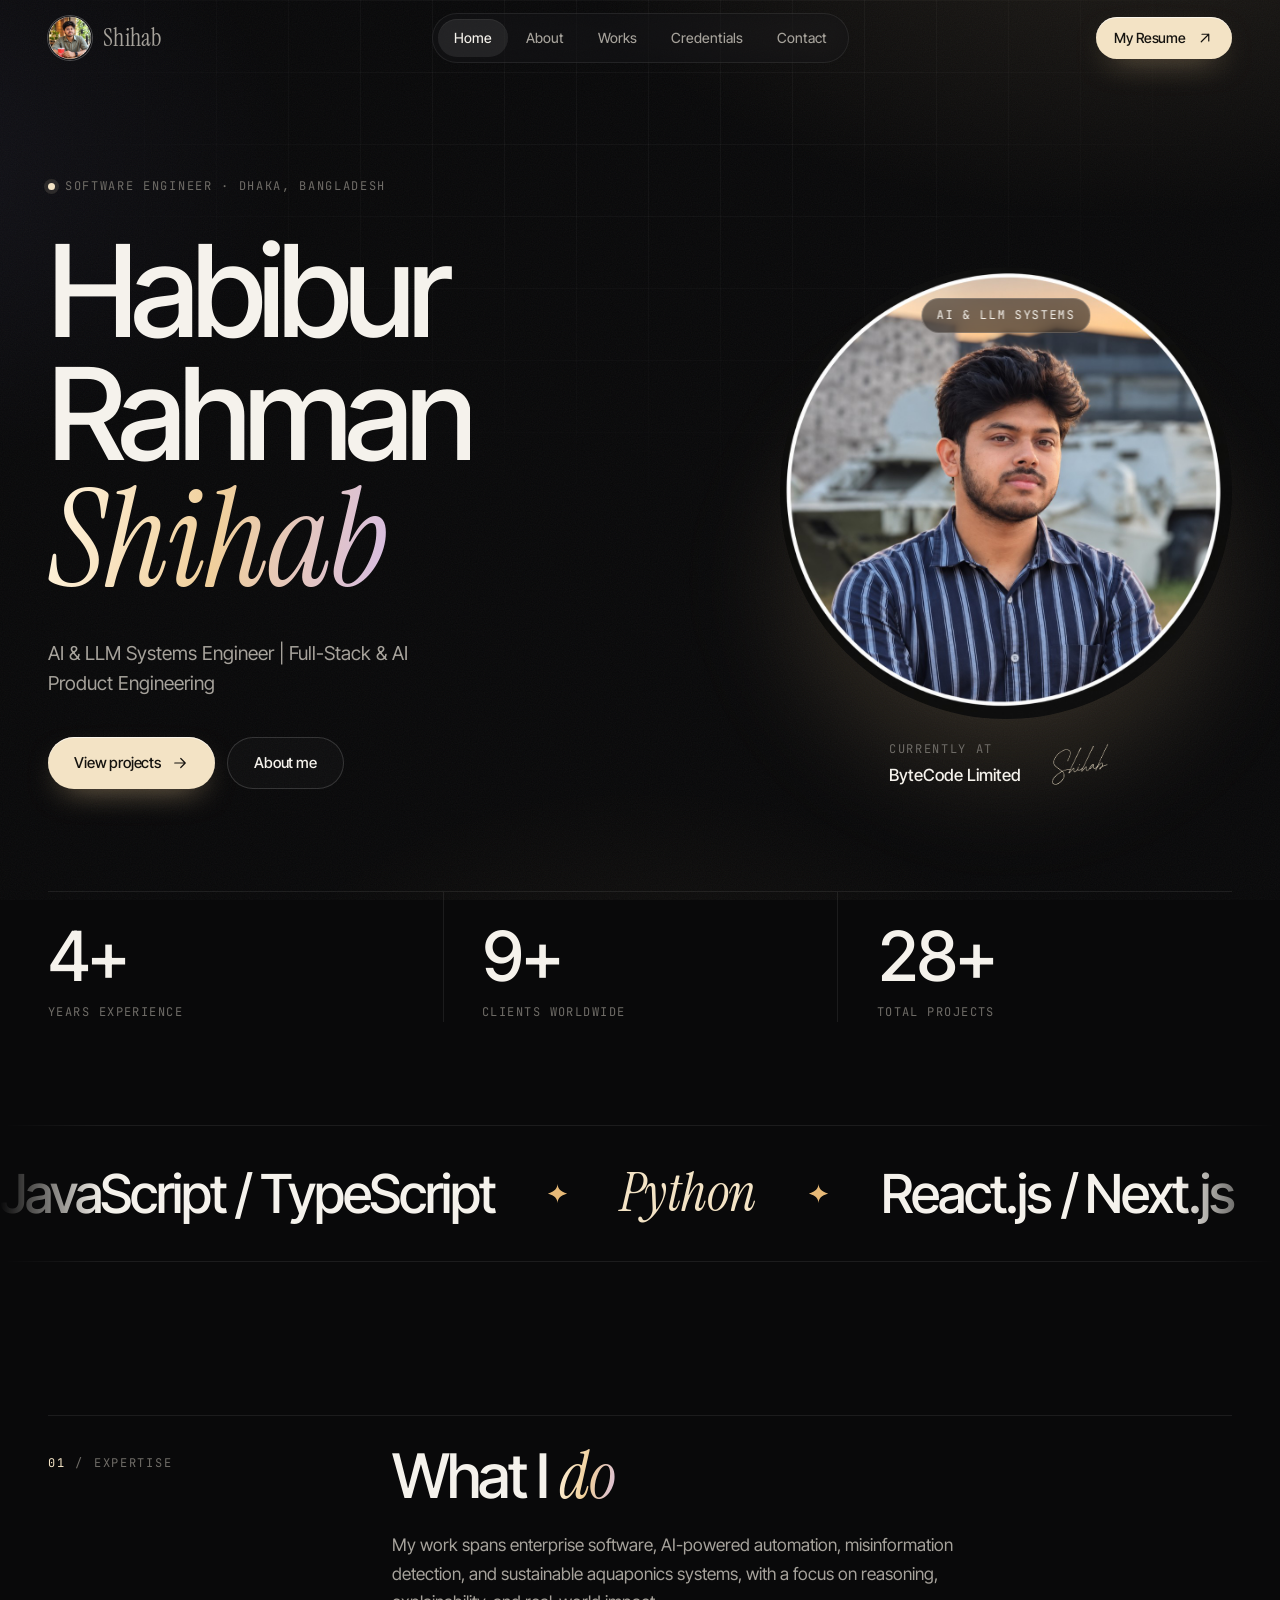
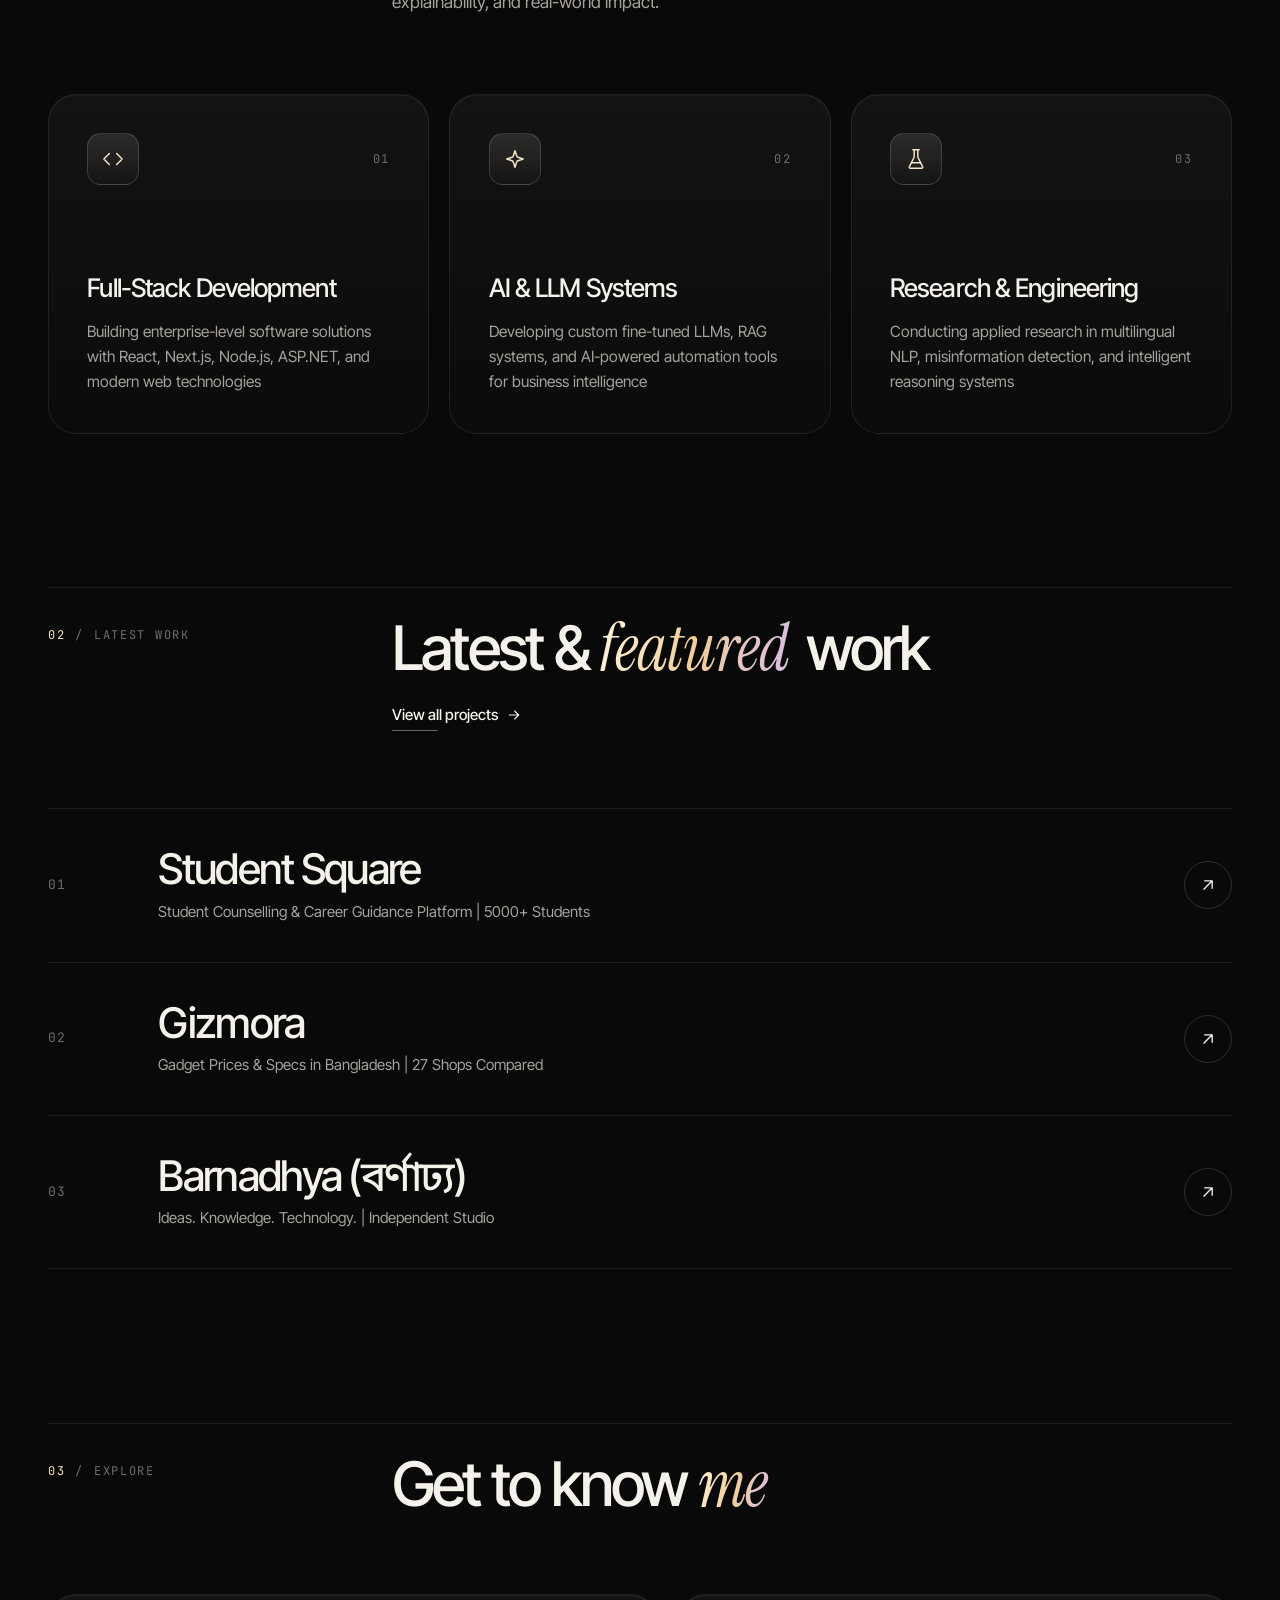
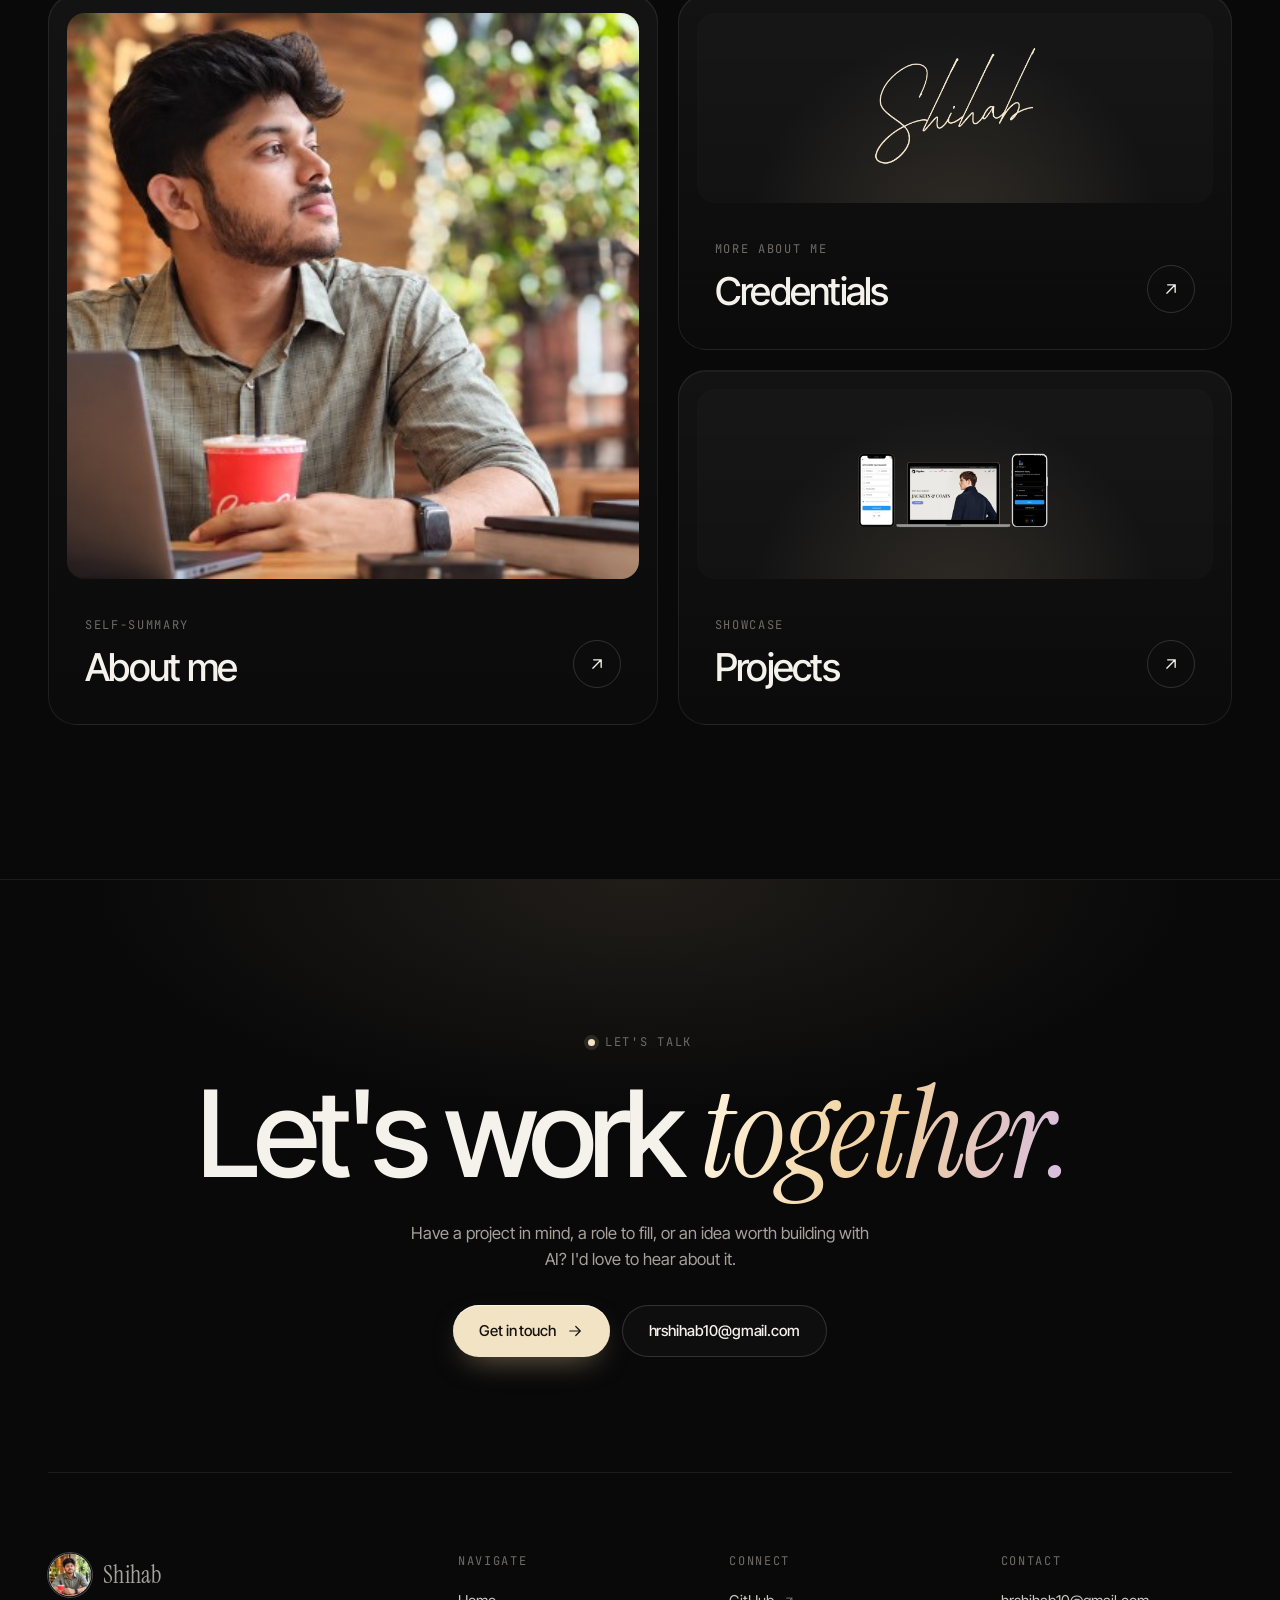
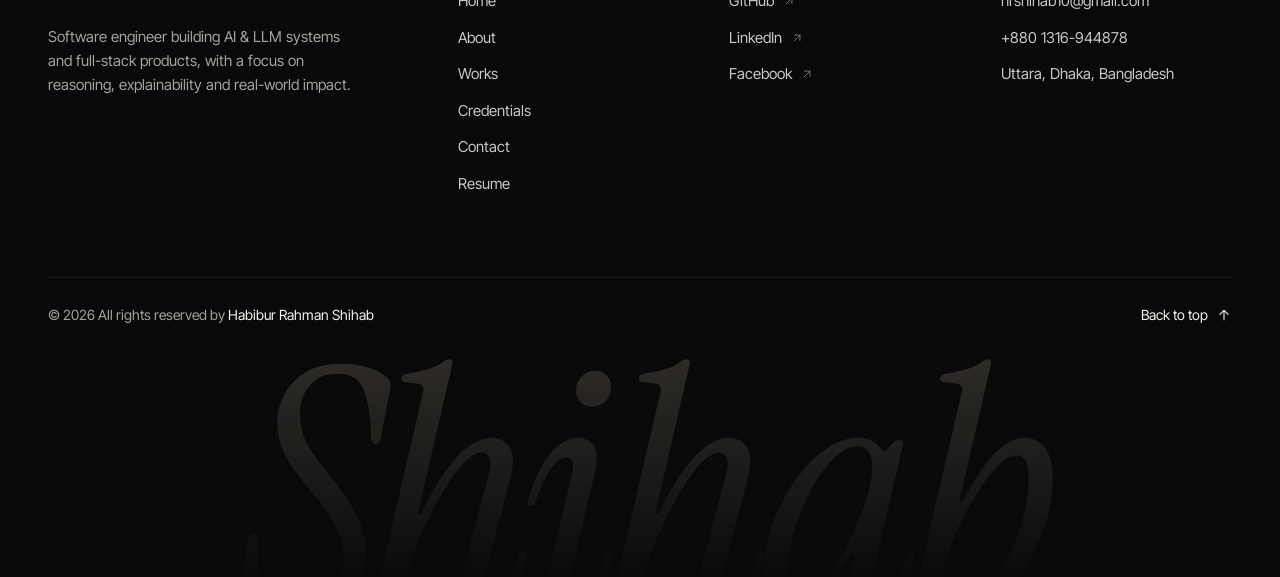
<file: index.html>
<!DOCTYPE html>
<html lang="en">

<head>
  <meta charset="UTF-8" />
  <meta name="viewport" content="width=device-width, initial-scale=1.0" />
  <title>Habibur Rahman Shihab - AI & LLM Systems Portfolio</title>
  <meta name="description" content="Habibur Rahman Shihab — AI & LLM Systems Engineer building full-stack and AI-powered products." />
  <link rel="canonical" href="https://hrshihab.github.io/portfolio/" />
  <meta property="og:type" content="website" />
  <meta property="og:site_name" content="Habibur Rahman Shihab" />
  <meta property="og:title" content="Habibur Rahman Shihab - AI &amp; LLM Systems Portfolio" />
  <meta property="og:description" content="Habibur Rahman Shihab — AI &amp; LLM Systems Engineer building full-stack and AI-powered products." />
  <meta property="og:url" content="https://hrshihab.github.io/portfolio/" />
  <meta property="og:image" content="https://hrshihab.github.io/portfolio/assets/images/og-cover.jpg" />
  <meta property="og:image:width" content="1200" />
  <meta property="og:image:height" content="630" />
  <meta name="twitter:card" content="summary_large_image" />
  <meta name="twitter:title" content="Habibur Rahman Shihab - AI &amp; LLM Systems Portfolio" />
  <meta name="twitter:description" content="Habibur Rahman Shihab — AI &amp; LLM Systems Engineer building full-stack and AI-powered products." />
  <meta name="twitter:image" content="https://hrshihab.github.io/portfolio/assets/images/og-cover.jpg" />
  <meta name="theme-color" content="#09090a" />
  <link rel="icon" type="image/png" href="./assets/images/Shihab/logo/favicon.png" />
  <link rel="shortcut icon" href="./assets/images/Shihab/logo/favicon.png" type="image/png" />

  <!-- Fonts -->
  <link rel="preconnect" href="https://fonts.googleapis.com" />
  <link rel="preconnect" href="https://fonts.gstatic.com" crossorigin />
  <link href="https://fonts.googleapis.com/css2?family=Noto+Sans+Bengali:wght@400;600;700&family=Instrument+Serif:ital@0;1&family=Inter+Tight:wght@300..700&family=JetBrains+Mono:wght@400;500&display=swap" rel="stylesheet" />

  <link rel="stylesheet" href="./assets/css/modern.css" />
  <script>document.documentElement.classList.add("js");</script>
  <script src="./assets/js/modern.js" defer></script>
  <script type="application/ld+json">{"@context": "https://schema.org", "@type": "Person", "name": "Habibur Rahman Shihab", "url": "https://hrshihab.github.io/portfolio/", "image": "https://hrshihab.github.io/portfolio/assets/images/Shihab/profile/stripes-circle.jpg", "jobTitle": "Software Engineer — AI & LLM Systems", "worksFor": {"@type": "Organization", "name": "ByteCode Limited"}, "email": "mailto:hrshihab10@gmail.com", "address": {"@type": "PostalAddress", "addressLocality": "Dhaka", "addressCountry": "BD"}, "knowsAbout": ["Large Language Models", "Retrieval-Augmented Generation", "Multilingual NLP", "Full-Stack Development", "React", "Next.js", "Node.js", "ASP.NET Core", "Python"], "sameAs": ["https://github.com/hrshihab", "https://www.linkedin.com/in/hrshihab", "https://www.facebook.com/hrshihab2016/"]}</script>
</head>

<body id="top">
  <a class="skip-link" href="#main">Skip to content</a>

  <!-- Header -->
  <header class="site-header" data-header>
    <div class="container site-header__inner">
      <a href="./index.html" class="brand">
        <img class="brand__avatar" src="./assets/images/Shihab/profile/cafe-circle.jpg" alt="Shihab" width="44" height="44" /><span class="brand__name">Shihab</span>
      </a>

      <nav class="site-nav" id="site-nav" aria-label="Primary">
        <ul class="site-nav__list">
          <li><a class="site-nav__link" href="index.html" aria-current="page"><span class="site-nav__num">01</span>Home</a></li>
          <li><a class="site-nav__link" href="about.html"><span class="site-nav__num">02</span>About</a></li>
          <li><a class="site-nav__link" href="works.html"><span class="site-nav__num">03</span>Works</a></li>
          <li><a class="site-nav__link" href="credentials.html"><span class="site-nav__num">04</span>Credentials</a></li>
          <li><a class="site-nav__link" href="contact.html"><span class="site-nav__num">05</span>Contact</a></li>
        </ul>
        <div class="site-nav__footer">
          <a href="./cv.html" class="btn btn--primary">My Resume <svg class="icon icon--diag" viewBox="0 0 24 24" aria-hidden="true"><path d="M7 17 17 7M8 7h9v9"/></svg></a>
          <a href="mailto:hrshihab10@gmail.com" class="label">hrshihab10@gmail.com</a>
        </div>
      </nav>

      <div class="site-header__actions">
        <a href="./cv.html" class="btn btn--primary btn--sm site-header__cta">My Resume <svg class="icon icon--diag" viewBox="0 0 24 24" aria-hidden="true"><path d="M7 17 17 7M8 7h9v9"/></svg></a>
        <button class="nav-toggle" type="button" aria-controls="site-nav" aria-expanded="false" aria-label="Open menu" data-nav-toggle>
          <span></span><span></span>
        </button>
      </div>
    </div>
  </header>

  <main id="main">
    <!-- Hero -->
    <section class="hero">
      <div class="container">
        <div class="hero__grid">
          <div class="hero__content">
            <span class="label label--dot" data-reveal>Software Engineer · Dhaka, Bangladesh</span>

            <h1 class="display hero__title">
              <span class="line"><span style="--i: 0">Habibur</span></span>
              <span class="line"><span style="--i: 1">Rahman</span></span>
              <span class="line"><span style="--i: 2"><em>Shihab</em></span></span>
            </h1>

            <p class="hero__sub" data-reveal>AI &amp; LLM Systems Engineer | Full-Stack &amp; AI Product Engineering</p>

            <div class="hero__actions" data-reveal>
              <a href="./works.html" class="btn btn--primary">View projects <svg class="icon" viewBox="0 0 24 24" aria-hidden="true"><path d="M5 12h14M13 6l6 6-6 6"/></svg></a>
              <a href="./about.html" class="btn btn--ghost">About me</a>
            </div>
          </div>

          <div class="hero__visual" data-reveal="scale">
            <a href="./about.html" class="hero__portrait" aria-label="About Habibur Rahman Shihab">
              <img src="./assets/images/Shihab/profile/stripes-circle.jpg" alt="Portrait of Habibur Rahman Shihab" width="960" height="1280" fetchpriority="high" />
              <span class="hero__badge label">AI &amp; LLM Systems</span>
              <span class="hero__caption">
                <span class="hero__caption-text">
                  <span class="label">Currently at</span>
                  <strong>ByteCode Limited</strong>
                </span>
                <img class="hero__signature" src="./assets/images/Shihab/logo/signature.png" alt="" width="875" height="448" />
              </span>
            </a>
          </div>
        </div>

        <dl class="stats" data-reveal>
          <div class="stat">
            <dt class="stat__label">Years Experience</dt>
            <dd class="stat__value" data-count="4" data-suffix="+">4+</dd>
          </div>
          <div class="stat">
            <dt class="stat__label">Clients Worldwide</dt>
            <dd class="stat__value" data-count="10" data-suffix="+">10+</dd>
          </div>
          <div class="stat">
            <dt class="stat__label">Total Projects</dt>
            <dd class="stat__value" data-count="30" data-suffix="+">30+</dd>
          </div>
        </dl>
      </div>
    </section>

    <!-- Skills ticker -->
    <div class="marquee" data-marquee aria-label="Skills">
      <div class="marquee__track">
        <ul class="marquee__group">
          <li class="marquee__item">JavaScript / TypeScript</li>
          <li class="marquee__sep" aria-hidden="true"><svg class="icon icon--fill" viewBox="0 0 24 24"><path d="M12 2c.5 5.2 2.8 7.5 10 10-7.2 2.5-9.5 4.8-10 10-.5-5.2-2.8-7.5-10-10 7.2-2.5 9.5-4.8 10-10Z"/></svg></li>
          <li class="marquee__item">Python</li>
          <li class="marquee__sep" aria-hidden="true"><svg class="icon icon--fill" viewBox="0 0 24 24"><path d="M12 2c.5 5.2 2.8 7.5 10 10-7.2 2.5-9.5 4.8-10 10-.5-5.2-2.8-7.5-10-10 7.2-2.5 9.5-4.8 10-10Z"/></svg></li>
          <li class="marquee__item">React.js / Next.js</li>
          <li class="marquee__sep" aria-hidden="true"><svg class="icon icon--fill" viewBox="0 0 24 24"><path d="M12 2c.5 5.2 2.8 7.5 10 10-7.2 2.5-9.5 4.8-10 10-.5-5.2-2.8-7.5-10-10 7.2-2.5 9.5-4.8 10-10Z"/></svg></li>
          <li class="marquee__item">Node.js / Express</li>
          <li class="marquee__sep" aria-hidden="true"><svg class="icon icon--fill" viewBox="0 0 24 24"><path d="M12 2c.5 5.2 2.8 7.5 10 10-7.2 2.5-9.5 4.8-10 10-.5-5.2-2.8-7.5-10-10 7.2-2.5 9.5-4.8 10-10Z"/></svg></li>
          <li class="marquee__item">ASP.NET Core</li>
          <li class="marquee__sep" aria-hidden="true"><svg class="icon icon--fill" viewBox="0 0 24 24"><path d="M12 2c.5 5.2 2.8 7.5 10 10-7.2 2.5-9.5 4.8-10 10-.5-5.2-2.8-7.5-10-10 7.2-2.5 9.5-4.8 10-10Z"/></svg></li>
          <li class="marquee__item">LLMs &amp; RAG</li>
          <li class="marquee__sep" aria-hidden="true"><svg class="icon icon--fill" viewBox="0 0 24 24"><path d="M12 2c.5 5.2 2.8 7.5 10 10-7.2 2.5-9.5 4.8-10 10-.5-5.2-2.8-7.5-10-10 7.2-2.5 9.5-4.8 10-10Z"/></svg></li>
          <li class="marquee__item">MongoDB / PostgreSQL</li>
          <li class="marquee__sep" aria-hidden="true"><svg class="icon icon--fill" viewBox="0 0 24 24"><path d="M12 2c.5 5.2 2.8 7.5 10 10-7.2 2.5-9.5 4.8-10 10-.5-5.2-2.8-7.5-10-10 7.2-2.5 9.5-4.8 10-10Z"/></svg></li>
          <li class="marquee__item">Flutter</li>
          <li class="marquee__sep" aria-hidden="true"><svg class="icon icon--fill" viewBox="0 0 24 24"><path d="M12 2c.5 5.2 2.8 7.5 10 10-7.2 2.5-9.5 4.8-10 10-.5-5.2-2.8-7.5-10-10 7.2-2.5 9.5-4.8 10-10Z"/></svg></li>
          <li class="marquee__item">Docker / Git</li>
          <li class="marquee__sep" aria-hidden="true"><svg class="icon icon--fill" viewBox="0 0 24 24"><path d="M12 2c.5 5.2 2.8 7.5 10 10-7.2 2.5-9.5 4.8-10 10-.5-5.2-2.8-7.5-10-10 7.2-2.5 9.5-4.8 10-10Z"/></svg></li>
          <li class="marquee__item">C / C++</li>
          <li class="marquee__sep" aria-hidden="true"><svg class="icon icon--fill" viewBox="0 0 24 24"><path d="M12 2c.5 5.2 2.8 7.5 10 10-7.2 2.5-9.5 4.8-10 10-.5-5.2-2.8-7.5-10-10 7.2-2.5 9.5-4.8 10-10Z"/></svg></li>
        </ul>
      </div>
    </div>

    <!-- 01 / Expertise -->
    <section class="section" id="expertise">
      <div class="container">
        <header class="section-head" data-reveal>
          <span class="label"><span class="label__num">01</span>Expertise</span>
          <div class="section-head__main">
            <h2 class="section-title">What I <em>do</em></h2>
            <p class="lead">My work spans enterprise software, AI-powered automation, misinformation detection, and sustainable aquaponics systems, with a focus on reasoning, explainability, and real-world impact.</p>
          </div>
        </header>

        <div class="services">
          <article class="card service-card" data-reveal>
            <div class="service-card__top">
              <span class="icon-tile"><svg class="icon" viewBox="0 0 24 24" aria-hidden="true"><path d="m16 18 6-6-6-6M8 6l-6 6 6 6"/></svg></span>
              <span class="label">01</span>
            </div>
            <h3>Full-Stack Development</h3>
            <p>Building enterprise-level software solutions with React, Next.js, Node.js, ASP.NET, and modern web technologies</p>
          </article>

          <article class="card service-card" data-reveal>
            <div class="service-card__top">
              <span class="icon-tile"><svg class="icon" viewBox="0 0 24 24" aria-hidden="true"><path d="m12 3-1.9 5.8a2 2 0 0 1-1.3 1.3L3 12l5.8 1.9a2 2 0 0 1 1.3 1.3L12 21l1.9-5.8a2 2 0 0 1 1.3-1.3L21 12l-5.8-1.9a2 2 0 0 1-1.3-1.3Z"/></svg></span>
              <span class="label">02</span>
            </div>
            <h3>AI &amp; LLM Systems</h3>
            <p>Developing custom fine-tuned LLMs, RAG systems, and AI-powered automation tools for business intelligence</p>
          </article>

          <article class="card service-card" data-reveal>
            <div class="service-card__top">
              <span class="icon-tile"><svg class="icon" viewBox="0 0 24 24" aria-hidden="true"><path d="M10 2v7.5a2 2 0 0 1-.2.9L4.7 20.6a1 1 0 0 0 .9 1.4h12.8a1 1 0 0 0 .9-1.4l-5.1-10.2a2 2 0 0 1-.2-.9V2"/><path d="M8.5 2h7M7 16h10"/></svg></span>
              <span class="label">03</span>
            </div>
            <h3>Research &amp; Engineering</h3>
            <p>Conducting applied research in multilingual NLP, misinformation detection, and intelligent reasoning systems</p>
          </article>
        </div>
      </div>
    </section>

    <!-- 02 / Latest work -->
    <section class="section" id="work">
      <div class="container">
        <header class="section-head" data-reveal>
          <span class="label"><span class="label__num">02</span>Latest work</span>
          <div class="section-head__main">
            <h2 class="section-title">Latest &amp; <em>featured</em> work</h2>
            <a class="link-arrow" href="./works.html">View all projects <svg class="icon" viewBox="0 0 24 24" aria-hidden="true"><path d="M5 12h14M13 6l6 6-6 6"/></svg></a>
          </div>
        </header>

        <ol class="work-list">
          <li data-reveal>
            <a class="work-row" href="https://studentsquare.org/" target="_blank" rel="noopener">
              <span class="work-row__num">01</span>
              <span class="work-row__body">
                <span class="work-row__title">Student Square</span>
                <span class="work-row__meta">Student Counselling &amp; Career Guidance Platform | 5000+ Students</span>
              </span>
              <span class="arrow-btn"><svg class="icon" viewBox="0 0 24 24" aria-hidden="true"><path d="M7 17 17 7M8 7h9v9"/></svg></span>
              <span class="work-row__thumb"><img src="./assets/images/projects/studentsquare.webp" alt="Student Square screenshot" loading="lazy" /></span>
            </a>
          </li>
          <li data-reveal>
            <a class="work-row" href="https://gizmora-bd.vercel.app/" target="_blank" rel="noopener">
              <span class="work-row__num">02</span>
              <span class="work-row__body">
                <span class="work-row__title">Gizmora</span>
                <span class="work-row__meta">Gadget Prices &amp; Specs in Bangladesh | 27 Shops Compared</span>
              </span>
              <span class="arrow-btn"><svg class="icon" viewBox="0 0 24 24" aria-hidden="true"><path d="M7 17 17 7M8 7h9v9"/></svg></span>
              <span class="work-row__thumb"><img src="./assets/images/projects/gizmora.webp" alt="Gizmora screenshot" loading="lazy" /></span>
            </a>
          </li>
          <li data-reveal>
            <a class="work-row" href="https://barnadhya.com/" target="_blank" rel="noopener">
              <span class="work-row__num">03</span>
              <span class="work-row__body">
                <span class="work-row__title">Barnadhya (বর্ণাঢ্য)</span>
                <span class="work-row__meta">Ideas. Knowledge. Technology. | Independent Studio</span>
              </span>
              <span class="arrow-btn"><svg class="icon" viewBox="0 0 24 24" aria-hidden="true"><path d="M7 17 17 7M8 7h9v9"/></svg></span>
              <span class="work-row__thumb"><img src="./assets/images/projects/barnadhya.webp" alt="Barnadhya (বর্ণাঢ্য) screenshot" loading="lazy" /></span>
            </a>
          </li>

        </ol>
      </div>
    </section>

    <!-- 03 / Explore -->
    <section class="section" id="explore">
      <div class="container">
        <header class="section-head" data-reveal>
          <span class="label"><span class="label__num">03</span>Explore</span>
          <div class="section-head__main">
            <h2 class="section-title">Get to know <em>me</em></h2>
          </div>
        </header>

        <div class="bento">
          <a class="card card--link bento-card bento-card--tall" href="./about.html" data-reveal>
            <div class="bento-card__media">
              <img src="./assets/images/Shihab/profile/cafe-wide.jpg" alt="Habibur Rahman Shihab" loading="lazy" />
            </div>
            <div class="bento-card__foot">
              <div>
                <span class="label">Self-summary</span>
                <h3 class="bento-card__title">About me</h3>
              </div>
              <span class="arrow-btn"><svg class="icon" viewBox="0 0 24 24" aria-hidden="true"><path d="M7 17 17 7M8 7h9v9"/></svg></span>
            </div>
          </a>

          <a class="card card--link bento-card" href="./credentials.html" data-reveal>
            <div class="bento-card__media bento-card__media--contain">
              <img src="./assets/images/Shihab/logo/signature.png" alt="Shihab signature" loading="lazy" />
            </div>
            <div class="bento-card__foot">
              <div>
                <span class="label">More about me</span>
                <h3 class="bento-card__title">Credentials</h3>
              </div>
              <span class="arrow-btn"><svg class="icon" viewBox="0 0 24 24" aria-hidden="true"><path d="M7 17 17 7M8 7h9v9"/></svg></span>
            </div>
          </a>

          <a class="card card--link bento-card" href="./works.html" data-reveal>
            <div class="bento-card__media bento-card__media--contain">
              <img src="./assets/images/project-banner.png" alt="My Works" loading="lazy" />
            </div>
            <div class="bento-card__foot">
              <div>
                <span class="label">Showcase</span>
                <h3 class="bento-card__title">Projects</h3>
              </div>
              <span class="arrow-btn"><svg class="icon" viewBox="0 0 24 24" aria-hidden="true"><path d="M7 17 17 7M8 7h9v9"/></svg></span>
            </div>
          </a>
        </div>
      </div>
    </section>
  </main>

  <!-- Footer -->
  <footer class="site-footer">
    <div class="container">
      <section class="cta-band" aria-labelledby="cta-title">
        <span class="label label--dot" data-reveal>Let's talk</span>
        <h2 class="cta-band__title" id="cta-title" data-reveal>Let's work <em>together.</em></h2>
        <p class="cta-band__text" data-reveal>Have a project in mind, a role to fill, or an idea worth building with AI? I'd love to hear about it.</p>
        <div class="cta-band__actions" data-reveal>
          <a href="./contact.html" class="btn btn--primary">Get in touch <svg class="icon" viewBox="0 0 24 24" aria-hidden="true"><path d="M5 12h14M13 6l6 6-6 6"/></svg></a>
          <a href="mailto:hrshihab10@gmail.com" class="btn btn--ghost">hrshihab10@gmail.com</a>
        </div>
      </section>

      <div class="footer-grid">
        <div class="footer-brand">
          <a href="./index.html" class="brand"><img class="brand__avatar" src="./assets/images/Shihab/profile/cafe-circle.jpg" alt="Shihab" width="44" height="44" /><span class="brand__name">Shihab</span></a>
          <p>Software engineer building AI &amp; LLM systems and full-stack products, with a focus on reasoning, explainability and real-world impact.</p>
        </div>
        <div class="footer-col">
          <h2 class="label">Navigate</h2>
          <ul class="footer-links">
            <li><a href="index.html">Home</a></li>
            <li><a href="about.html">About</a></li>
            <li><a href="works.html">Works</a></li>
            <li><a href="credentials.html">Credentials</a></li>
            <li><a href="contact.html">Contact</a></li>
            <li><a href="cv.html">Resume</a></li>
          </ul>
        </div>
        <div class="footer-col">
          <h2 class="label">Connect</h2>
          <ul class="footer-links">
            <li><a href="https://github.com/hrshihab" target="_blank" rel="noopener">GitHub <svg class="icon" viewBox="0 0 24 24" aria-hidden="true"><path d="M7 17 17 7M8 7h9v9"/></svg></a></li>
            <li><a href="https://www.linkedin.com/in/hrshihab" target="_blank" rel="noopener">LinkedIn <svg class="icon" viewBox="0 0 24 24" aria-hidden="true"><path d="M7 17 17 7M8 7h9v9"/></svg></a></li>
            <li><a href="https://www.facebook.com/hrshihab2016/" target="_blank" rel="noopener">Facebook <svg class="icon" viewBox="0 0 24 24" aria-hidden="true"><path d="M7 17 17 7M8 7h9v9"/></svg></a></li>
          </ul>
        </div>
        <div class="footer-col">
          <h2 class="label">Contact</h2>
          <ul class="footer-links">
            <li><a href="mailto:hrshihab10@gmail.com">hrshihab10@gmail.com</a></li>
            <li><a href="tel:+8801316944878">+880 1316-944878</a></li>
            <li><span>Uttara, Dhaka, Bangladesh</span></li>
          </ul>
        </div>
      </div>

      <div class="footer-bottom">
        <p>&copy; <span data-year>2026</span> All rights reserved by <span class="footer-bottom__name">Habibur Rahman Shihab</span></p>
        <a href="#top" class="to-top">Back to top <svg class="icon" viewBox="0 0 24 24" aria-hidden="true"><path d="M12 19V5M6 11l6-6 6 6"/></svg></a>
      </div>
    </div>
    <div class="footer-mark" aria-hidden="true">Shihab</div>
  </footer>
</body>

</html>
</file>
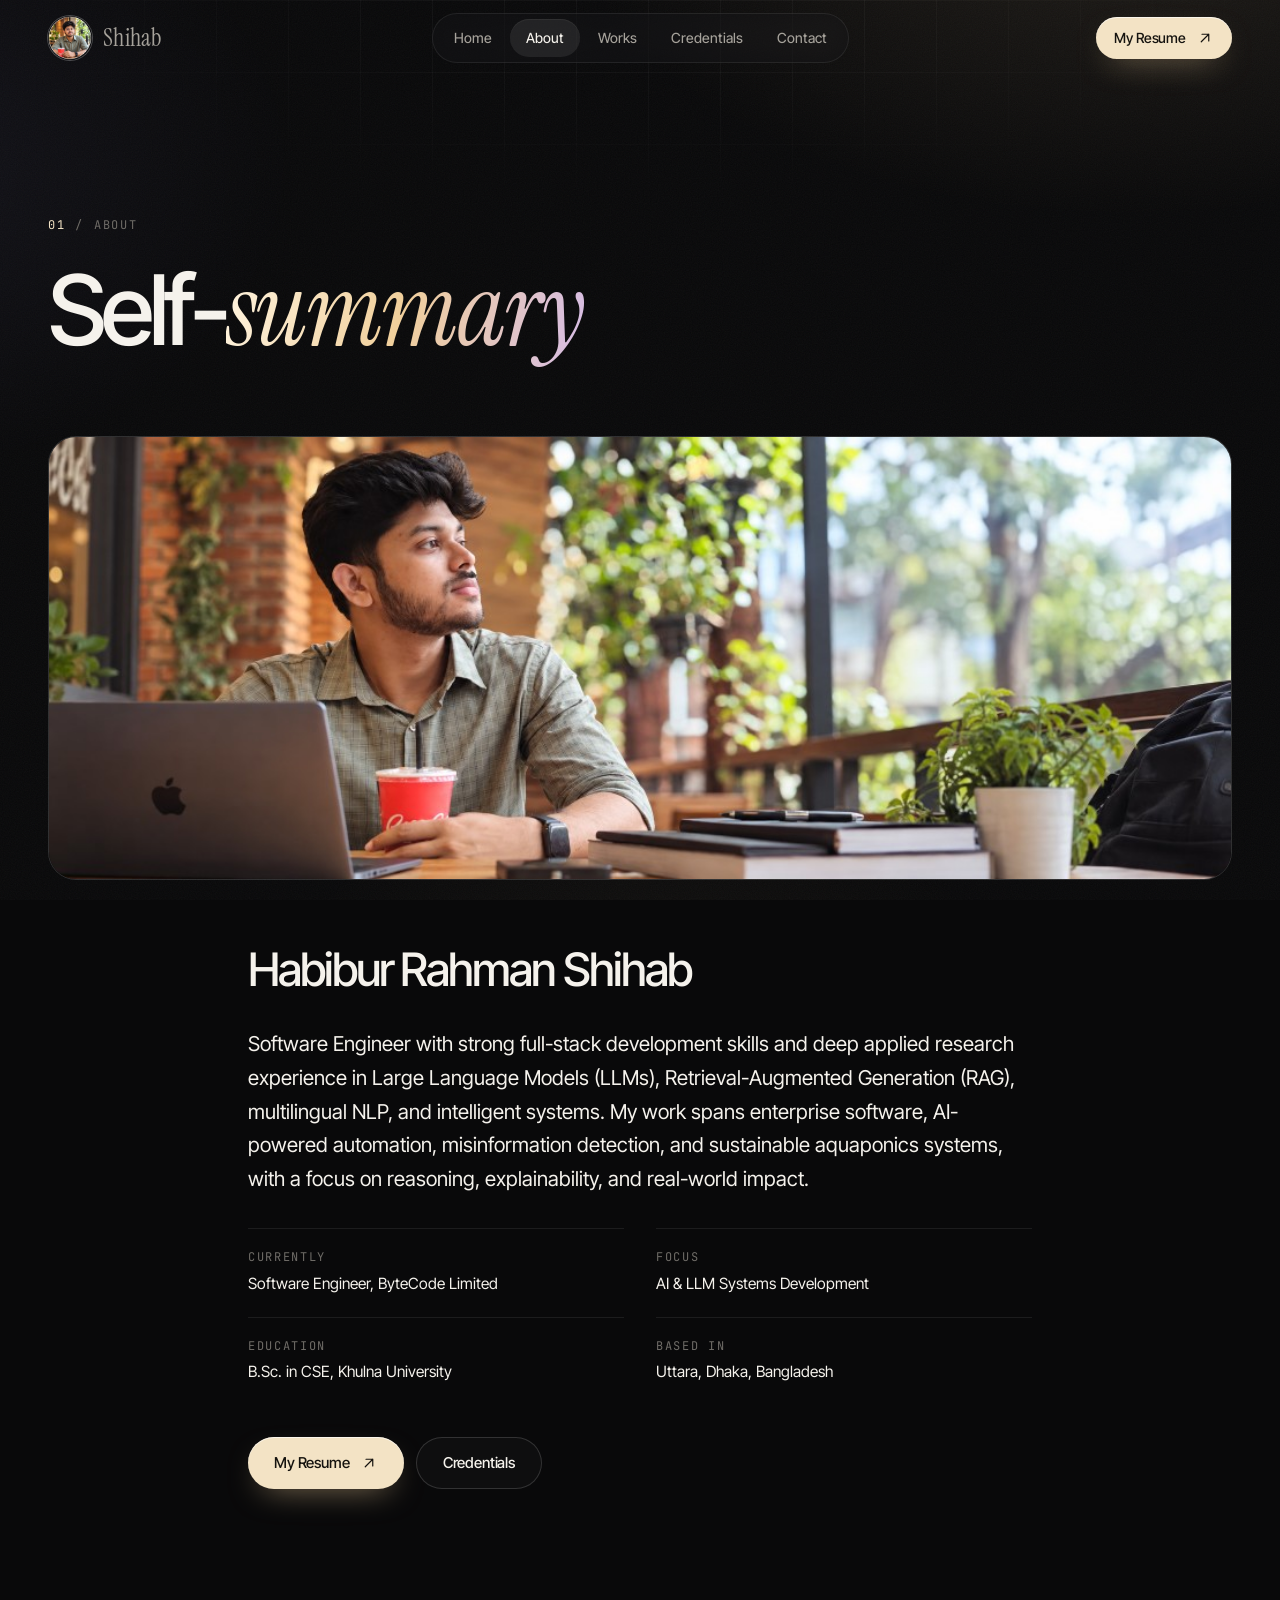
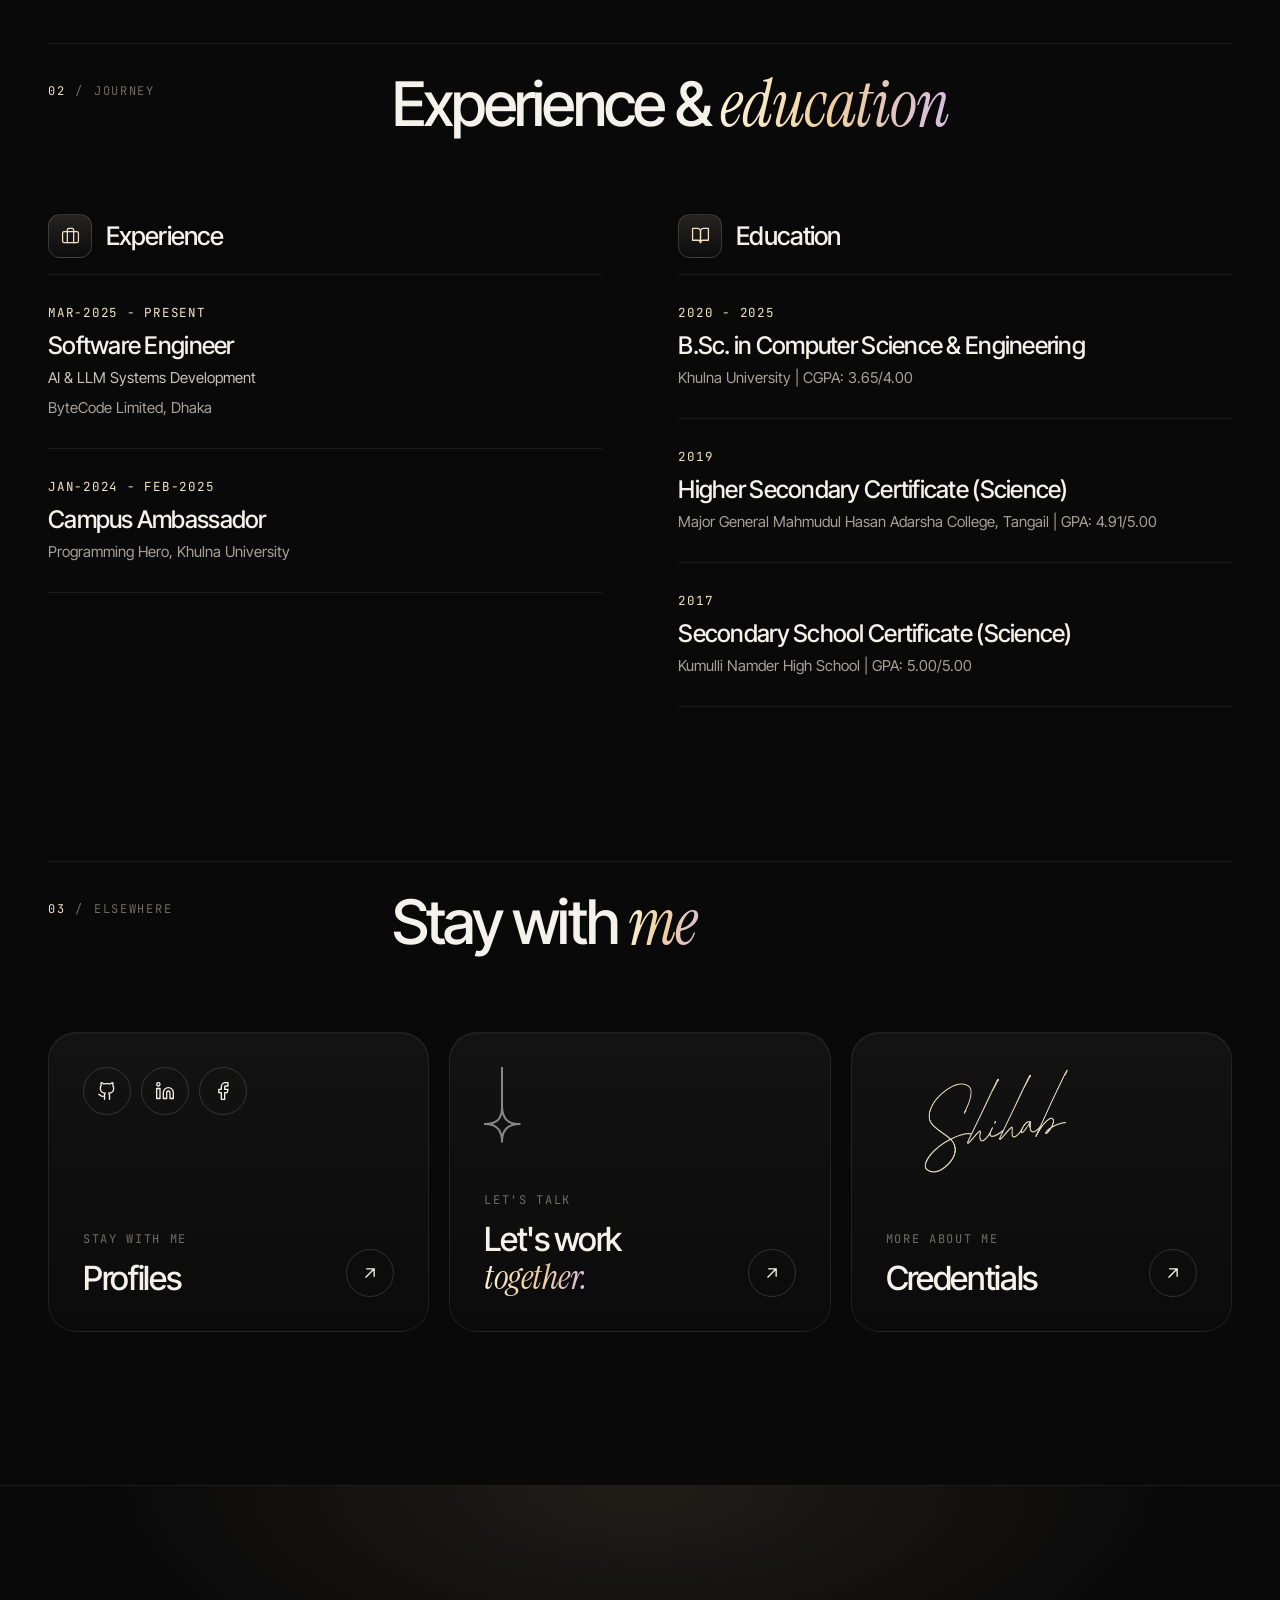
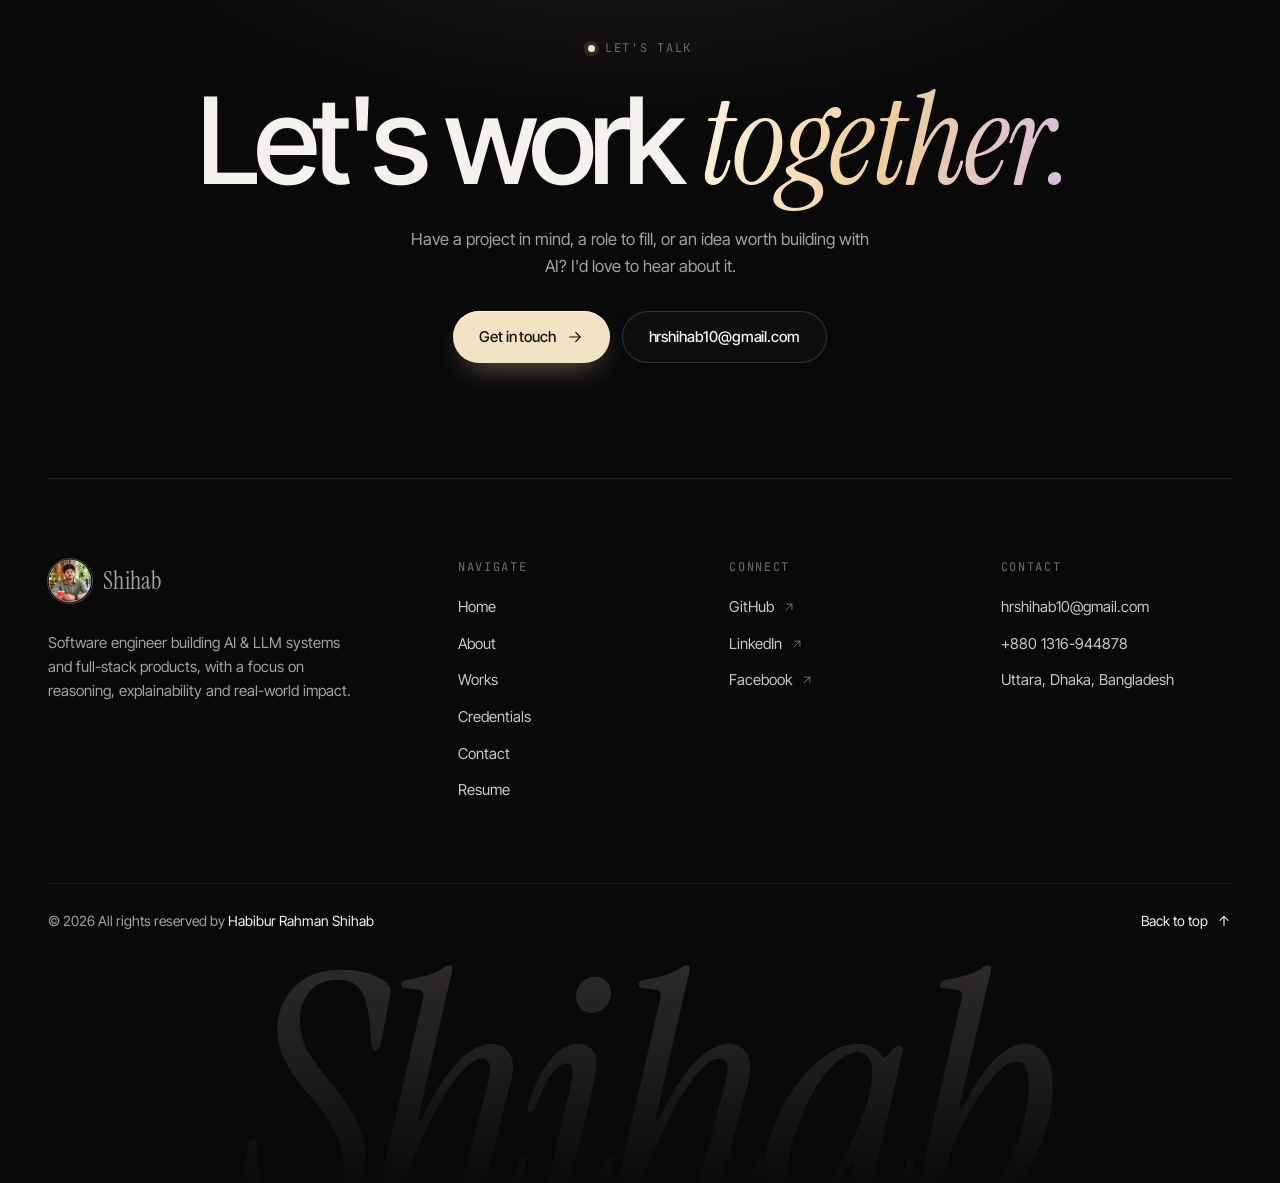
<file: about.html>
<!DOCTYPE html>
<html lang="en">

<head>
  <meta charset="UTF-8" />
  <meta name="viewport" content="width=device-width, initial-scale=1.0" />
  <title>About Habibur Rahman Shihab - Personal Portfolio</title>
  <meta name="description" content="About Habibur Rahman Shihab — Software Engineer working on LLMs, RAG, multilingual NLP and full-stack systems." />
  <link rel="canonical" href="https://hrshihab.github.io/portfolio/about.html" />
  <meta property="og:type" content="profile" />
  <meta property="og:site_name" content="Habibur Rahman Shihab" />
  <meta property="og:title" content="About Habibur Rahman Shihab - Personal Portfolio" />
  <meta property="og:description" content="About Habibur Rahman Shihab — Software Engineer working on LLMs, RAG, multilingual NLP and full-stack systems." />
  <meta property="og:url" content="https://hrshihab.github.io/portfolio/about.html" />
  <meta property="og:image" content="https://hrshihab.github.io/portfolio/assets/images/og-cover.jpg" />
  <meta property="og:image:width" content="1200" />
  <meta property="og:image:height" content="630" />
  <meta name="twitter:card" content="summary_large_image" />
  <meta name="twitter:title" content="About Habibur Rahman Shihab - Personal Portfolio" />
  <meta name="twitter:description" content="About Habibur Rahman Shihab — Software Engineer working on LLMs, RAG, multilingual NLP and full-stack systems." />
  <meta name="twitter:image" content="https://hrshihab.github.io/portfolio/assets/images/og-cover.jpg" />
  <meta name="theme-color" content="#09090a" />
  <link rel="icon" type="image/png" href="./assets/images/Shihab/logo/favicon.png" />
  <link rel="shortcut icon" href="./assets/images/Shihab/logo/favicon.png" type="image/png" />

  <!-- Fonts -->
  <link rel="preconnect" href="https://fonts.googleapis.com" />
  <link rel="preconnect" href="https://fonts.gstatic.com" crossorigin />
  <link href="https://fonts.googleapis.com/css2?family=Noto+Sans+Bengali:wght@400;600;700&family=Instrument+Serif:ital@0;1&family=Inter+Tight:wght@300..700&family=JetBrains+Mono:wght@400;500&display=swap" rel="stylesheet" />

  <link rel="stylesheet" href="./assets/css/modern.css" />
  <script>document.documentElement.classList.add("js");</script>
  <script src="./assets/js/modern.js" defer></script>
</head>

<body id="top">
  <a class="skip-link" href="#main">Skip to content</a>

  <!-- Header -->
  <header class="site-header" data-header>
    <div class="container site-header__inner">
      <a href="./index.html" class="brand">
        <img class="brand__avatar" src="./assets/images/Shihab/profile/cafe-circle.jpg" alt="Shihab" width="44" height="44" /><span class="brand__name">Shihab</span>
      </a>

      <nav class="site-nav" id="site-nav" aria-label="Primary">
        <ul class="site-nav__list">
          <li><a class="site-nav__link" href="index.html"><span class="site-nav__num">01</span>Home</a></li>
          <li><a class="site-nav__link" href="about.html" aria-current="page"><span class="site-nav__num">02</span>About</a></li>
          <li><a class="site-nav__link" href="works.html"><span class="site-nav__num">03</span>Works</a></li>
          <li><a class="site-nav__link" href="credentials.html"><span class="site-nav__num">04</span>Credentials</a></li>
          <li><a class="site-nav__link" href="contact.html"><span class="site-nav__num">05</span>Contact</a></li>
        </ul>
        <div class="site-nav__footer">
          <a href="./cv.html" class="btn btn--primary">My Resume <svg class="icon icon--diag" viewBox="0 0 24 24" aria-hidden="true"><path d="M7 17 17 7M8 7h9v9"/></svg></a>
          <a href="mailto:hrshihab10@gmail.com" class="label">hrshihab10@gmail.com</a>
        </div>
      </nav>

      <div class="site-header__actions">
        <a href="./cv.html" class="btn btn--primary btn--sm site-header__cta">My Resume <svg class="icon icon--diag" viewBox="0 0 24 24" aria-hidden="true"><path d="M7 17 17 7M8 7h9v9"/></svg></a>
        <button class="nav-toggle" type="button" aria-controls="site-nav" aria-expanded="false" aria-label="Open menu" data-nav-toggle>
          <span></span><span></span>
        </button>
      </div>
    </div>
  </header>

  <main id="main">
    <!-- Page hero -->
    <section class="page-hero">
      <div class="container page-hero__inner">
        <span class="label" data-reveal><span class="label__num">01</span>About</span>
        <h1 class="page-title" data-reveal>Self-<em>summary</em></h1>
      </div>
    </section>

    <!-- Cover -->
    <section class="cover-banner">
      <div class="container">
        <figure class="cover-banner__frame" data-reveal="scale">
          <img src="./assets/images/Shihab/profile/cafe-wide.jpg" alt="Habibur Rahman Shihab working at his laptop in a cafe" loading="eager" />
        </figure>
      </div>
    </section>

    <!-- Intro -->
    <section class="about-area">
      <div class="container about-intro about-intro--single">

        <div class="about-intro__body">
          <h2 class="about-intro__name" data-reveal>Habibur Rahman Shihab</h2>
          <p class="about-intro__text" data-reveal>
            Software Engineer with strong full-stack development skills and deep applied research experience in Large Language Models (LLMs), Retrieval-Augmented Generation (RAG), multilingual NLP, and intelligent systems. My work spans enterprise software, AI-powered automation, misinformation detection, and sustainable aquaponics systems, with a focus on reasoning, explainability, and real-world impact.
          </p>

          <dl class="facts" data-reveal>
            <div>
              <dt class="label">Currently</dt>
              <dd>Software Engineer, ByteCode Limited</dd>
            </div>
            <div>
              <dt class="label">Focus</dt>
              <dd>AI &amp; LLM Systems Development</dd>
            </div>
            <div>
              <dt class="label">Education</dt>
              <dd>B.Sc. in CSE, Khulna University</dd>
            </div>
            <div>
              <dt class="label">Based in</dt>
              <dd>Uttara, Dhaka, Bangladesh</dd>
            </div>
          </dl>

          <div class="about-intro__actions" data-reveal>
            <a href="./cv.html" class="btn btn--primary">My Resume <svg class="icon icon--diag" viewBox="0 0 24 24" aria-hidden="true"><path d="M7 17 17 7M8 7h9v9"/></svg></a>
            <a href="./credentials.html" class="btn btn--ghost">Credentials</a>
          </div>
        </div>
      </div>
    </section>

    <!-- 02 / Journey -->
    <section class="section" id="journey">
      <div class="container">
        <header class="section-head" data-reveal>
          <span class="label"><span class="label__num">02</span>Journey</span>
          <div class="section-head__main">
            <h2 class="section-title">Experience &amp; <em>education</em></h2>
          </div>
        </header>

        <div class="split">
          <div>
            <h3 class="col-title" data-reveal>
              <span class="icon-tile"><svg class="icon" viewBox="0 0 24 24" aria-hidden="true"><rect width="20" height="14" x="2" y="7" rx="2"/><path d="M16 21V5a2 2 0 0 0-2-2h-4a2 2 0 0 0-2 2v16"/></svg></span>
              Experience
            </h3>
            <ul class="timeline timeline--compact">
              <li class="timeline__item" data-reveal>
                <p class="timeline__date">Mar-2025 - Present</p>
                <div>
                  <h4 class="timeline__title">Software Engineer</h4>
                  <p class="timeline__sub">AI &amp; LLM Systems Development</p>
                  <p class="timeline__place">ByteCode Limited, Dhaka</p>
                </div>
              </li>
              <li class="timeline__item" data-reveal>
                <p class="timeline__date">Jan-2024 - Feb-2025</p>
                <div>
                  <h4 class="timeline__title">Campus Ambassador</h4>
                  <p class="timeline__place">Programming Hero, Khulna University</p>
                </div>
              </li>
            </ul>
          </div>

          <div>
            <h3 class="col-title" data-reveal>
              <span class="icon-tile"><svg class="icon" viewBox="0 0 24 24" aria-hidden="true"><path d="M2 3h6a4 4 0 0 1 4 4v14a3 3 0 0 0-3-3H2z"/><path d="M22 3h-6a4 4 0 0 0-4 4v14a3 3 0 0 1 3-3h7z"/></svg></span>
              Education
            </h3>
            <ul class="timeline timeline--compact">
              <li class="timeline__item" data-reveal>
                <p class="timeline__date">2020 - 2025</p>
                <div>
                  <h4 class="timeline__title">B.Sc. in Computer Science &amp; Engineering</h4>
                  <p class="timeline__place">Khulna University | CGPA: 3.65/4.00</p>
                </div>
              </li>
              <li class="timeline__item" data-reveal>
                <p class="timeline__date">2019</p>
                <div>
                  <h4 class="timeline__title">Higher Secondary Certificate (Science)</h4>
                  <p class="timeline__place">Major General Mahmudul Hasan Adarsha College, Tangail | GPA: 4.91/5.00</p>
                </div>
              </li>
              <li class="timeline__item" data-reveal>
                <p class="timeline__date">2017</p>
                <div>
                  <h4 class="timeline__title">Secondary School Certificate (Science)</h4>
                  <p class="timeline__place">Kumulli Namder High School | GPA: 5.00/5.00</p>
                </div>
              </li>
            </ul>
          </div>
        </div>
      </div>
    </section>

    <!-- 03 / Elsewhere -->
    <section class="section" id="elsewhere">
      <div class="container">
        <header class="section-head" data-reveal>
          <span class="label"><span class="label__num">03</span>Elsewhere</span>
          <div class="section-head__main">
            <h2 class="section-title">Stay with <em>me</em></h2>
          </div>
        </header>

        <div class="grid-3">
          <article class="card link-card" data-reveal>
            <div class="socials">
              <a class="social" href="https://github.com/hrshihab" target="_blank" rel="noopener" aria-label="GitHub">
                <svg class="icon" viewBox="0 0 24 24" aria-hidden="true"><path d="M15 22v-4a4.8 4.8 0 0 0-1-3.5c3 0 6-2 6-5.5.08-1.25-.27-2.48-1-3.5.28-1.15.28-2.35 0-3.5 0 0-1 0-3 1.5-2.64-.5-5.36-.5-8 0C6 2 5 2 5 2c-.3 1.15-.3 2.35 0 3.5A5.403 5.403 0 0 0 4 9c0 3.5 3 5.5 6 5.5-.39.49-.68 1.05-.85 1.65-.17.6-.22 1.23-.15 1.85v4"/><path d="M9 18c-4.51 2-5-2-7-2"/></svg>
              </a>
              <a class="social" href="https://www.linkedin.com/in/hrshihab" target="_blank" rel="noopener" aria-label="LinkedIn">
                <svg class="icon" viewBox="0 0 24 24" aria-hidden="true"><path d="M16 8a6 6 0 0 1 6 6v7h-4v-7a2 2 0 0 0-4 0v7h-4v-7a6 6 0 0 1 6-6z"/><rect width="4" height="12" x="2" y="9"/><circle cx="4" cy="4" r="2"/></svg>
              </a>
              <a class="social" href="https://www.facebook.com/hrshihab2016/" target="_blank" rel="noopener" aria-label="Facebook">
                <svg class="icon" viewBox="0 0 24 24" aria-hidden="true"><path d="M18 2h-3a5 5 0 0 0-5 5v3H7v4h3v8h4v-8h3l1-4h-4V7a1 1 0 0 1 1-1h3z"/></svg>
              </a>
            </div>
            <div class="link-card__foot">
              <div>
                <span class="label">Stay with me</span>
                <h3 class="link-card__title">Profiles</h3>
              </div>
              <a href="./contact.html" class="arrow-btn" aria-label="Contact"><svg class="icon" viewBox="0 0 24 24" aria-hidden="true"><path d="M7 17 17 7M8 7h9v9"/></svg></a>
            </div>
          </article>

          <a class="card card--link link-card" href="./contact.html" data-reveal>
            <img src="./assets/images/icon2.png" alt="" width="37" height="76" />
            <div class="link-card__foot">
              <div>
                <span class="label">Let's talk</span>
                <h3 class="link-card__title">Let's work <em class="accent">together.</em></h3>
              </div>
              <span class="arrow-btn"><svg class="icon" viewBox="0 0 24 24" aria-hidden="true"><path d="M7 17 17 7M8 7h9v9"/></svg></span>
            </div>
          </a>

          <a class="card card--link link-card" href="./credentials.html" data-reveal>
            <img class="link-card__sign" src="./assets/images/Shihab/logo/signature.png" alt="Sign" width="875" height="448" loading="lazy" />
            <div class="link-card__foot">
              <div>
                <span class="label">More about me</span>
                <h3 class="link-card__title">Credentials</h3>
              </div>
              <span class="arrow-btn"><svg class="icon" viewBox="0 0 24 24" aria-hidden="true"><path d="M7 17 17 7M8 7h9v9"/></svg></span>
            </div>
          </a>
        </div>
      </div>
    </section>
  </main>

  <!-- Footer -->
  <footer class="site-footer">
    <div class="container">
      <section class="cta-band" aria-labelledby="cta-title">
        <span class="label label--dot" data-reveal>Let's talk</span>
        <h2 class="cta-band__title" id="cta-title" data-reveal>Let's work <em>together.</em></h2>
        <p class="cta-band__text" data-reveal>Have a project in mind, a role to fill, or an idea worth building with AI? I'd love to hear about it.</p>
        <div class="cta-band__actions" data-reveal>
          <a href="./contact.html" class="btn btn--primary">Get in touch <svg class="icon" viewBox="0 0 24 24" aria-hidden="true"><path d="M5 12h14M13 6l6 6-6 6"/></svg></a>
          <a href="mailto:hrshihab10@gmail.com" class="btn btn--ghost">hrshihab10@gmail.com</a>
        </div>
      </section>

      <div class="footer-grid">
        <div class="footer-brand">
          <a href="./index.html" class="brand"><img class="brand__avatar" src="./assets/images/Shihab/profile/cafe-circle.jpg" alt="Shihab" width="44" height="44" /><span class="brand__name">Shihab</span></a>
          <p>Software engineer building AI &amp; LLM systems and full-stack products, with a focus on reasoning, explainability and real-world impact.</p>
        </div>
        <div class="footer-col">
          <h2 class="label">Navigate</h2>
          <ul class="footer-links">
            <li><a href="index.html">Home</a></li>
            <li><a href="about.html">About</a></li>
            <li><a href="works.html">Works</a></li>
            <li><a href="credentials.html">Credentials</a></li>
            <li><a href="contact.html">Contact</a></li>
            <li><a href="cv.html">Resume</a></li>
          </ul>
        </div>
        <div class="footer-col">
          <h2 class="label">Connect</h2>
          <ul class="footer-links">
            <li><a href="https://github.com/hrshihab" target="_blank" rel="noopener">GitHub <svg class="icon" viewBox="0 0 24 24" aria-hidden="true"><path d="M7 17 17 7M8 7h9v9"/></svg></a></li>
            <li><a href="https://www.linkedin.com/in/hrshihab" target="_blank" rel="noopener">LinkedIn <svg class="icon" viewBox="0 0 24 24" aria-hidden="true"><path d="M7 17 17 7M8 7h9v9"/></svg></a></li>
            <li><a href="https://www.facebook.com/hrshihab2016/" target="_blank" rel="noopener">Facebook <svg class="icon" viewBox="0 0 24 24" aria-hidden="true"><path d="M7 17 17 7M8 7h9v9"/></svg></a></li>
          </ul>
        </div>
        <div class="footer-col">
          <h2 class="label">Contact</h2>
          <ul class="footer-links">
            <li><a href="mailto:hrshihab10@gmail.com">hrshihab10@gmail.com</a></li>
            <li><a href="tel:+8801316944878">+880 1316-944878</a></li>
            <li><span>Uttara, Dhaka, Bangladesh</span></li>
          </ul>
        </div>
      </div>

      <div class="footer-bottom">
        <p>&copy; <span data-year>2026</span> All rights reserved by <span class="footer-bottom__name">Habibur Rahman Shihab</span></p>
        <a href="#top" class="to-top">Back to top <svg class="icon" viewBox="0 0 24 24" aria-hidden="true"><path d="M12 19V5M6 11l6-6 6 6"/></svg></a>
      </div>
    </div>
    <div class="footer-mark" aria-hidden="true">Shihab</div>
  </footer>
</body>

</html>
</file>
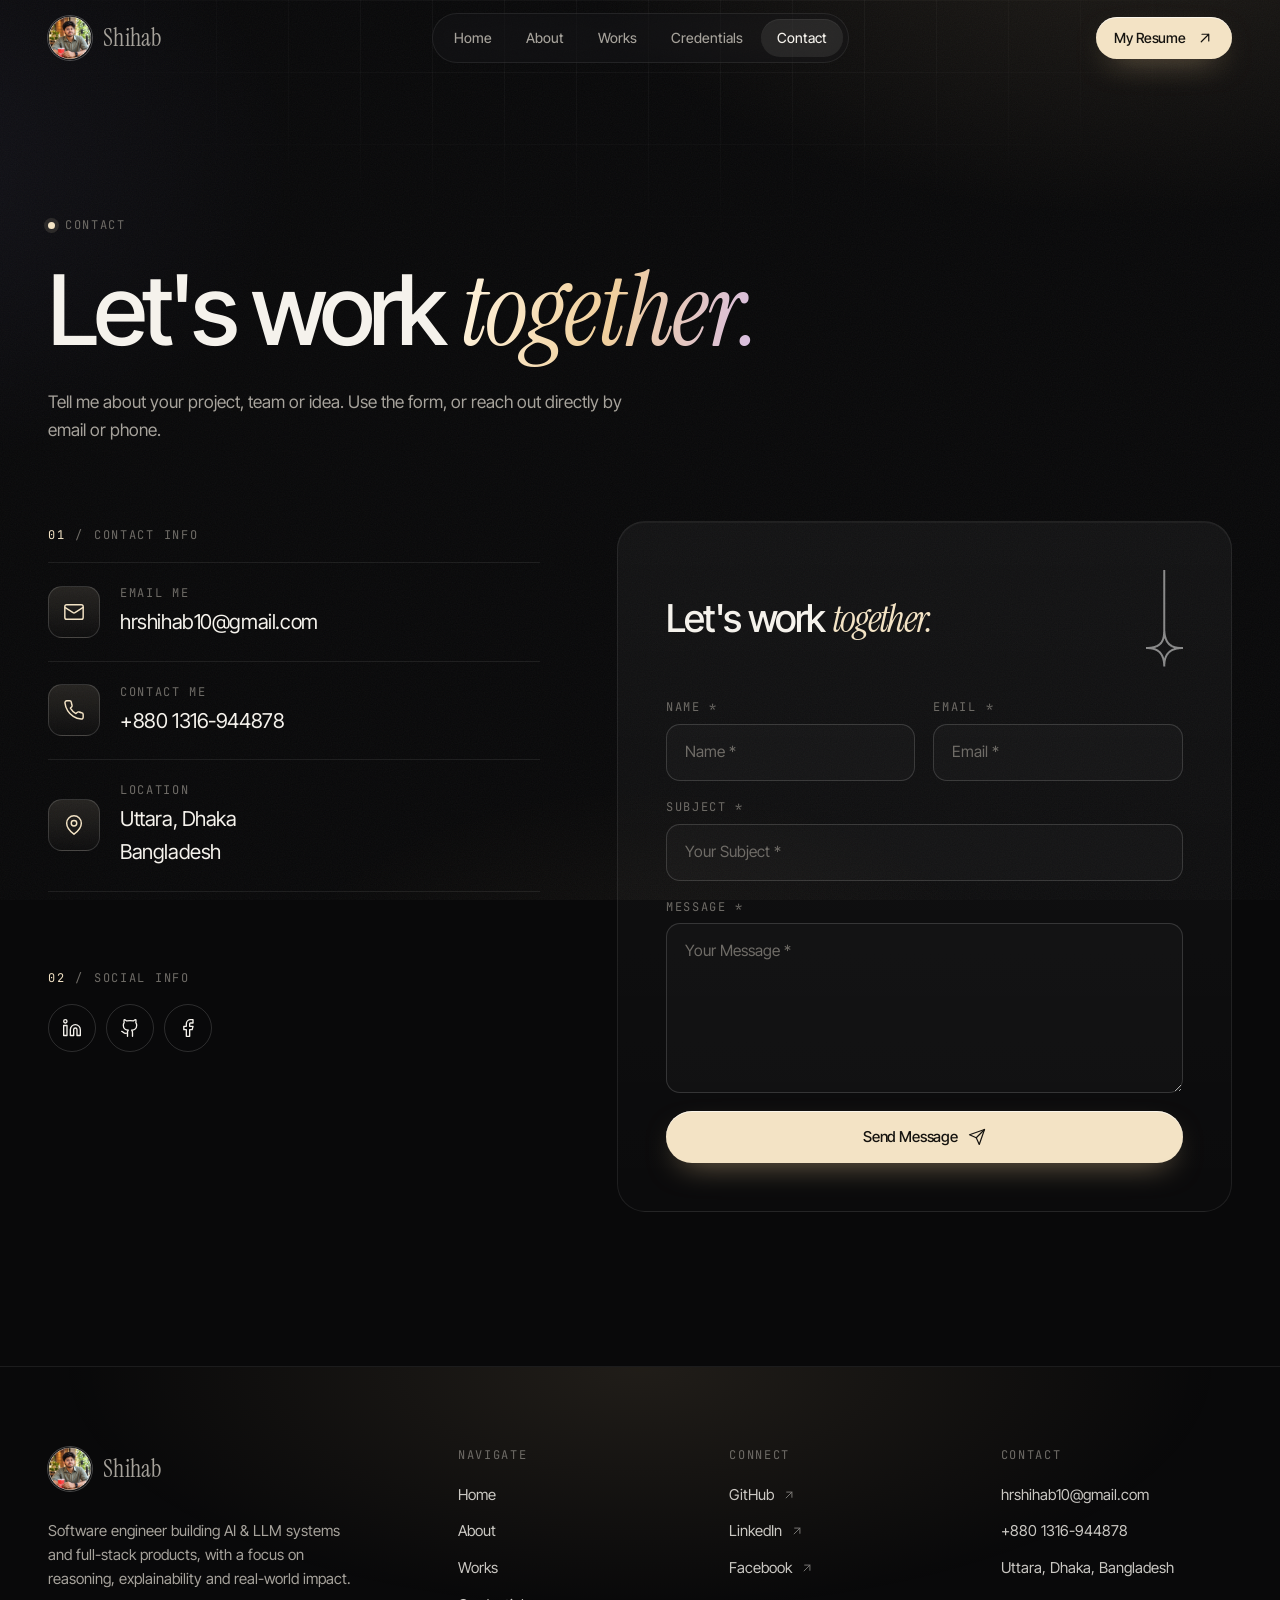
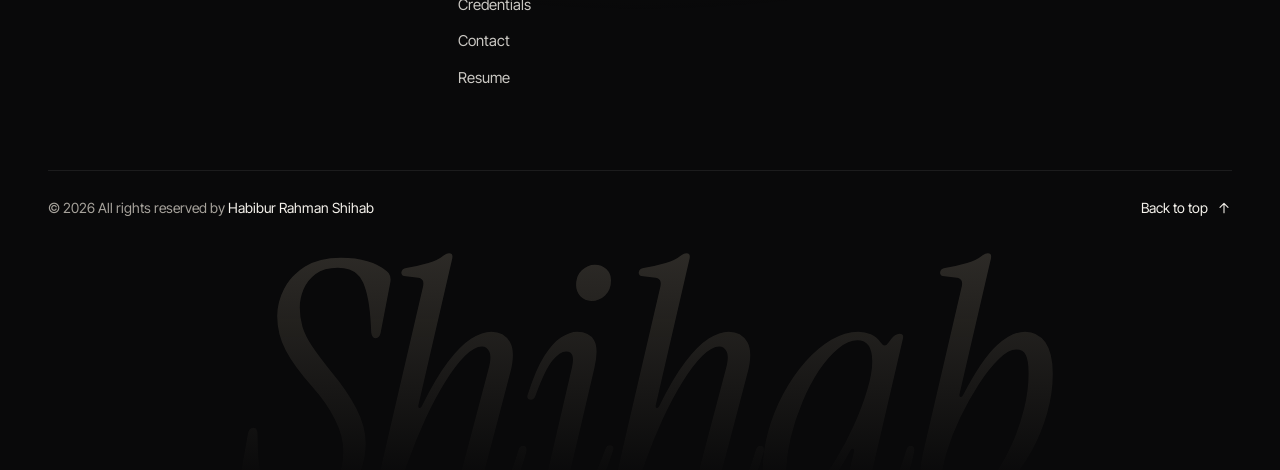
<file: contact.html>
<!DOCTYPE html>
<html lang="en">

<head>
  <meta charset="UTF-8" />
  <meta name="viewport" content="width=device-width, initial-scale=1.0" />
  <title>Contact - Habibur Rahman Shihab</title>
  <meta name="description" content="Get in touch with Habibur Rahman Shihab — email, phone, location and a contact form." />
  <link rel="canonical" href="https://hrshihab.github.io/portfolio/contact.html" />
  <meta property="og:type" content="website" />
  <meta property="og:site_name" content="Habibur Rahman Shihab" />
  <meta property="og:title" content="Contact - Habibur Rahman Shihab" />
  <meta property="og:description" content="Get in touch with Habibur Rahman Shihab — email, phone, location and a contact form." />
  <meta property="og:url" content="https://hrshihab.github.io/portfolio/contact.html" />
  <meta property="og:image" content="https://hrshihab.github.io/portfolio/assets/images/og-cover.jpg" />
  <meta property="og:image:width" content="1200" />
  <meta property="og:image:height" content="630" />
  <meta name="twitter:card" content="summary_large_image" />
  <meta name="twitter:title" content="Contact - Habibur Rahman Shihab" />
  <meta name="twitter:description" content="Get in touch with Habibur Rahman Shihab — email, phone, location and a contact form." />
  <meta name="twitter:image" content="https://hrshihab.github.io/portfolio/assets/images/og-cover.jpg" />
  <meta name="theme-color" content="#09090a" />
  <link rel="icon" type="image/png" href="./assets/images/Shihab/logo/favicon.png" />
  <link rel="shortcut icon" href="./assets/images/Shihab/logo/favicon.png" type="image/png" />

  <!-- Fonts -->
  <link rel="preconnect" href="https://fonts.googleapis.com" />
  <link rel="preconnect" href="https://fonts.gstatic.com" crossorigin />
  <link href="https://fonts.googleapis.com/css2?family=Noto+Sans+Bengali:wght@400;600;700&family=Instrument+Serif:ital@0;1&family=Inter+Tight:wght@300..700&family=JetBrains+Mono:wght@400;500&display=swap" rel="stylesheet" />

  <link rel="stylesheet" href="./assets/css/modern.css" />
  <script>document.documentElement.classList.add("js");</script>
  <script src="./assets/js/modern.js" defer></script>
</head>

<body id="top">
  <a class="skip-link" href="#main">Skip to content</a>

  <!-- Header -->
  <header class="site-header" data-header>
    <div class="container site-header__inner">
      <a href="./index.html" class="brand">
        <img class="brand__avatar" src="./assets/images/Shihab/profile/cafe-circle.jpg" alt="Shihab" width="44" height="44" /><span class="brand__name">Shihab</span>
      </a>

      <nav class="site-nav" id="site-nav" aria-label="Primary">
        <ul class="site-nav__list">
          <li><a class="site-nav__link" href="index.html"><span class="site-nav__num">01</span>Home</a></li>
          <li><a class="site-nav__link" href="about.html"><span class="site-nav__num">02</span>About</a></li>
          <li><a class="site-nav__link" href="works.html"><span class="site-nav__num">03</span>Works</a></li>
          <li><a class="site-nav__link" href="credentials.html"><span class="site-nav__num">04</span>Credentials</a></li>
          <li><a class="site-nav__link" href="contact.html" aria-current="page"><span class="site-nav__num">05</span>Contact</a></li>
        </ul>
        <div class="site-nav__footer">
          <a href="./cv.html" class="btn btn--primary">My Resume <svg class="icon icon--diag" viewBox="0 0 24 24" aria-hidden="true"><path d="M7 17 17 7M8 7h9v9"/></svg></a>
          <a href="mailto:hrshihab10@gmail.com" class="label">hrshihab10@gmail.com</a>
        </div>
      </nav>

      <div class="site-header__actions">
        <a href="./cv.html" class="btn btn--primary btn--sm site-header__cta">My Resume <svg class="icon icon--diag" viewBox="0 0 24 24" aria-hidden="true"><path d="M7 17 17 7M8 7h9v9"/></svg></a>
        <button class="nav-toggle" type="button" aria-controls="site-nav" aria-expanded="false" aria-label="Open menu" data-nav-toggle>
          <span></span><span></span>
        </button>
      </div>
    </div>
  </header>

  <main id="main">
    <!-- Page hero -->
    <section class="page-hero">
      <div class="container page-hero__inner">
        <span class="label label--dot" data-reveal>Contact</span>
        <h1 class="page-title" data-reveal>Let's work <em>together.</em></h1>
        <p class="lead" data-reveal>Tell me about your project, team or idea. Use the form, or reach out directly by email or phone.</p>
      </div>
    </section>

    <!-- Contact -->
    <section class="contact-area">
      <div class="container contact-layout">
        <div class="contact-infos">
          <div class="contact-group">
            <h2 class="label" data-reveal><span class="label__num">01</span>Contact Info</h2>
            <ul class="contact-details">
              <li class="contact-item" data-reveal>
                <span class="icon-tile"><svg class="icon" viewBox="0 0 24 24" aria-hidden="true"><rect width="20" height="16" x="2" y="4" rx="2"/><path d="m22 7-8.97 5.7a1.94 1.94 0 0 1-2.06 0L2 7"/></svg></span>
                <div class="contact-item__text">
                  <span class="label">Email Me</span>
                  <a class="contact-item__value" href="mailto:hrshihab10@gmail.com">hrshihab10@gmail.com</a>
                </div>
              </li>

              <li class="contact-item" data-reveal>
                <span class="icon-tile"><svg class="icon" viewBox="0 0 24 24" aria-hidden="true"><path d="M22 16.92v3a2 2 0 0 1-2.18 2 19.79 19.79 0 0 1-8.63-3.07 19.5 19.5 0 0 1-6-6 19.79 19.79 0 0 1-3.07-8.67A2 2 0 0 1 4.11 2h3a2 2 0 0 1 2 1.72 12.84 12.84 0 0 0 .7 2.81 2 2 0 0 1-.45 2.11L8.09 9.91a16 16 0 0 0 6 6l1.27-1.27a2 2 0 0 1 2.11-.45 12.84 12.84 0 0 0 2.81.7A2 2 0 0 1 22 16.92z"/></svg></span>
                <div class="contact-item__text">
                  <span class="label">Contact Me</span>
                  <a class="contact-item__value" href="tel:+8801316944878">+880 1316-944878</a>
                </div>
              </li>

              <li class="contact-item" data-reveal>
                <a class="icon-tile" href="https://maps.app.goo.gl/HgLodwGhbdhkJGUf8" target="_blank" rel="noopener" aria-label="Open location in Google Maps"><svg class="icon" viewBox="0 0 24 24" aria-hidden="true"><path d="M20 10c0 6-8 12-8 12s-8-6-8-12a8 8 0 0 1 16 0Z"/><circle cx="12" cy="10" r="3"/></svg></a>
                <div class="contact-item__text">
                  <span class="label">Location</span>
                  <a class="contact-item__value" href="https://maps.app.goo.gl/HgLodwGhbdhkJGUf8" target="_blank" rel="noopener">Uttara, Dhaka <br />Bangladesh</a>
                </div>
              </li>
            </ul>
          </div>

          <div class="contact-group">
            <h2 class="label" data-reveal><span class="label__num">02</span>Social Info</h2>
            <ul class="socials" data-reveal>
              <li>
                <a class="social" href="https://www.linkedin.com/in/hrshihab" target="_blank" rel="noopener" aria-label="LinkedIn">
                  <svg class="icon" viewBox="0 0 24 24" aria-hidden="true"><path d="M16 8a6 6 0 0 1 6 6v7h-4v-7a2 2 0 0 0-4 0v7h-4v-7a6 6 0 0 1 6-6z"/><rect width="4" height="12" x="2" y="9"/><circle cx="4" cy="4" r="2"/></svg>
                </a>
              </li>
              <li>
                <a class="social" href="https://github.com/hrshihab" target="_blank" rel="noopener" aria-label="GitHub">
                  <svg class="icon" viewBox="0 0 24 24" aria-hidden="true"><path d="M15 22v-4a4.8 4.8 0 0 0-1-3.5c3 0 6-2 6-5.5.08-1.25-.27-2.48-1-3.5.28-1.15.28-2.35 0-3.5 0 0-1 0-3 1.5-2.64-.5-5.36-.5-8 0C6 2 5 2 5 2c-.3 1.15-.3 2.35 0 3.5A5.403 5.403 0 0 0 4 9c0 3.5 3 5.5 6 5.5-.39.49-.68 1.05-.85 1.65-.17.6-.22 1.23-.15 1.85v4"/><path d="M9 18c-4.51 2-5-2-7-2"/></svg>
                </a>
              </li>
              <li>
                <a class="social" href="https://www.facebook.com/hrshihab2016/" target="_blank" rel="noopener" aria-label="Facebook">
                  <svg class="icon" viewBox="0 0 24 24" aria-hidden="true"><path d="M18 2h-3a5 5 0 0 0-5 5v3H7v4h3v8h4v-8h3l1-4h-4V7a1 1 0 0 1 1-1h3z"/></svg>
                </a>
              </li>
            </ul>
          </div>
        </div>

        <div class="card form-card" data-reveal>
          <div class="form-card__head">
            <h2 class="form-card__title">Let's work <em>together.</em></h2>
            <img src="./assets/images/icon3.png" alt="" width="37" height="97" />
          </div>

          <form action="https://formspree.io/f/xnjjnnja" method="POST" class="form-grid" data-contact-form>
            <p class="form-status field--full" data-form-status role="status" aria-live="polite" hidden>
              Your message was sent successfully.
            </p>
            <div class="field">
              <label class="label" for="full-name">Name *</label>
              <input type="text" name="full-name" id="full-name" placeholder="Name *" autocomplete="name" required />
            </div>
            <div class="field">
              <label class="label" for="email">Email *</label>
              <input type="email" name="email" id="email" placeholder="Email *" autocomplete="email" required />
            </div>
            <div class="field field--full">
              <label class="label" for="subject">Subject *</label>
              <input type="text" name="subject" id="subject" placeholder="Your Subject *" required />
            </div>
            <div class="field field--full">
              <label class="label" for="message">Message *</label>
              <textarea name="message" id="message" placeholder="Your Message *" required></textarea>
            </div>
            <div class="field field--full">
              <button class="btn btn--primary btn--block" type="submit">
                <span data-label>Send Message</span>
                <svg class="icon" viewBox="0 0 24 24" aria-hidden="true"><path d="m22 2-7 20-4-9-9-4Z"/><path d="M22 2 11 13"/></svg>
              </button>
            </div>
          </form>
        </div>
      </div>
    </section>
  </main>

  <!-- Footer -->
  <footer class="site-footer">
    <div class="container">
      <div class="footer-grid">
        <div class="footer-brand">
          <a href="./index.html" class="brand"><img class="brand__avatar" src="./assets/images/Shihab/profile/cafe-circle.jpg" alt="Shihab" width="44" height="44" /><span class="brand__name">Shihab</span></a>
          <p>Software engineer building AI &amp; LLM systems and full-stack products, with a focus on reasoning, explainability and real-world impact.</p>
        </div>
        <div class="footer-col">
          <h2 class="label">Navigate</h2>
          <ul class="footer-links">
            <li><a href="index.html">Home</a></li>
            <li><a href="about.html">About</a></li>
            <li><a href="works.html">Works</a></li>
            <li><a href="credentials.html">Credentials</a></li>
            <li><a href="contact.html">Contact</a></li>
            <li><a href="cv.html">Resume</a></li>
          </ul>
        </div>
        <div class="footer-col">
          <h2 class="label">Connect</h2>
          <ul class="footer-links">
            <li><a href="https://github.com/hrshihab" target="_blank" rel="noopener">GitHub <svg class="icon" viewBox="0 0 24 24" aria-hidden="true"><path d="M7 17 17 7M8 7h9v9"/></svg></a></li>
            <li><a href="https://www.linkedin.com/in/hrshihab" target="_blank" rel="noopener">LinkedIn <svg class="icon" viewBox="0 0 24 24" aria-hidden="true"><path d="M7 17 17 7M8 7h9v9"/></svg></a></li>
            <li><a href="https://www.facebook.com/hrshihab2016/" target="_blank" rel="noopener">Facebook <svg class="icon" viewBox="0 0 24 24" aria-hidden="true"><path d="M7 17 17 7M8 7h9v9"/></svg></a></li>
          </ul>
        </div>
        <div class="footer-col">
          <h2 class="label">Contact</h2>
          <ul class="footer-links">
            <li><a href="mailto:hrshihab10@gmail.com">hrshihab10@gmail.com</a></li>
            <li><a href="tel:+8801316944878">+880 1316-944878</a></li>
            <li><span>Uttara, Dhaka, Bangladesh</span></li>
          </ul>
        </div>
      </div>

      <div class="footer-bottom">
        <p>&copy; <span data-year>2026</span> All rights reserved by <span class="footer-bottom__name">Habibur Rahman Shihab</span></p>
        <a href="#top" class="to-top">Back to top <svg class="icon" viewBox="0 0 24 24" aria-hidden="true"><path d="M12 19V5M6 11l6-6 6 6"/></svg></a>
      </div>
    </div>
    <div class="footer-mark" aria-hidden="true">Shihab</div>
  </footer>
</body>

</html>
</file>
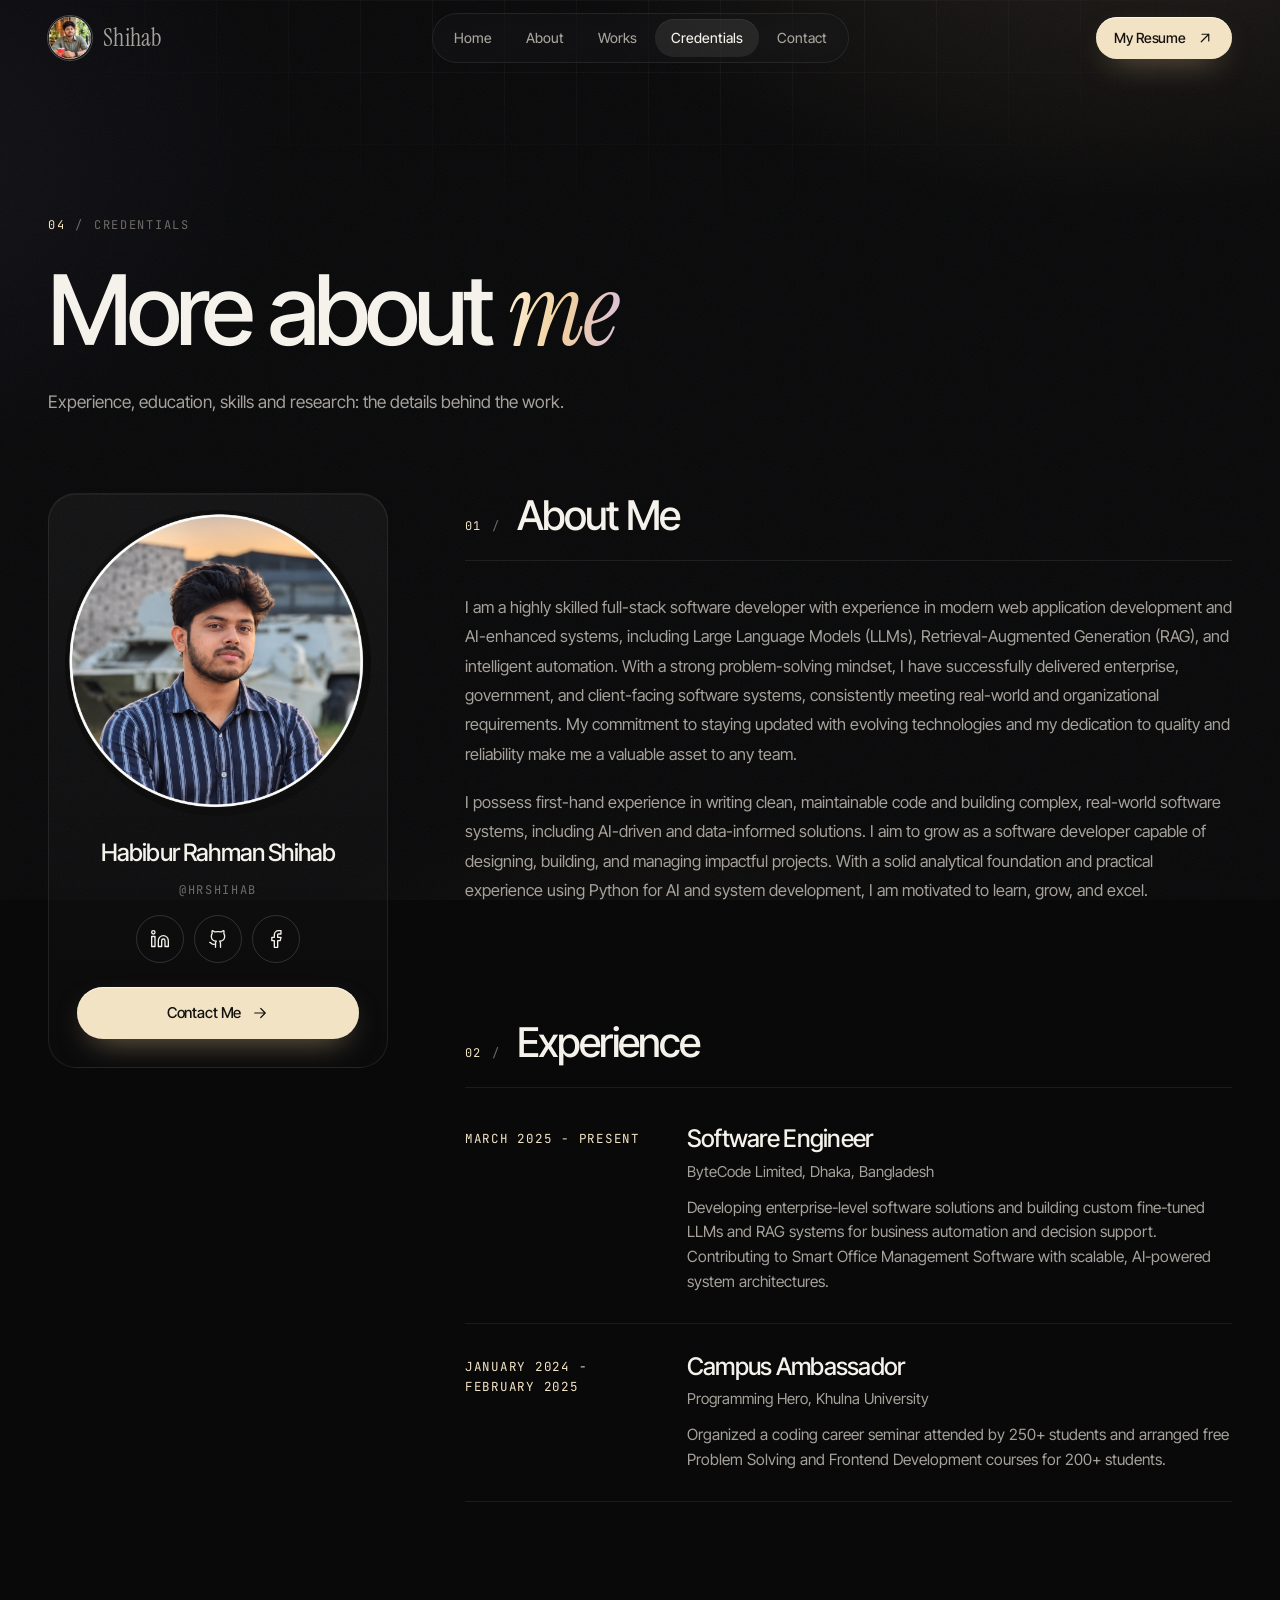
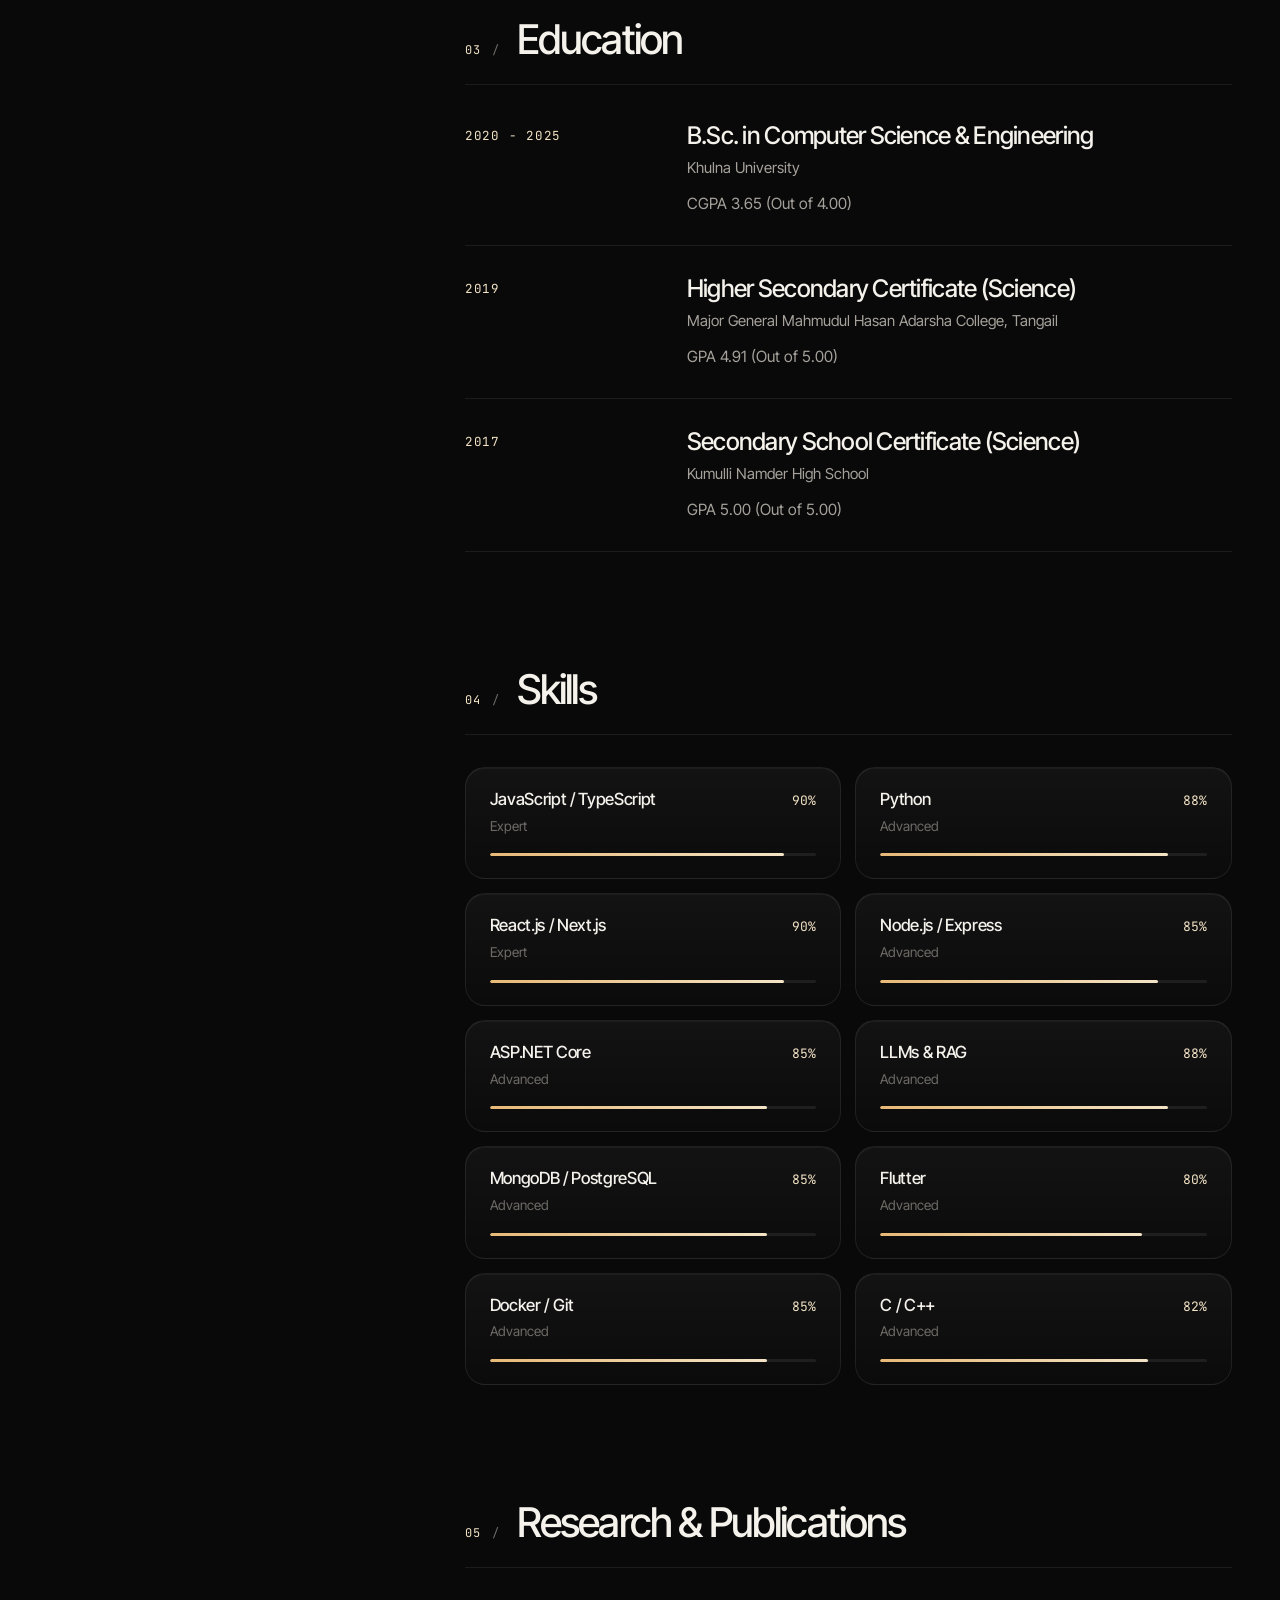
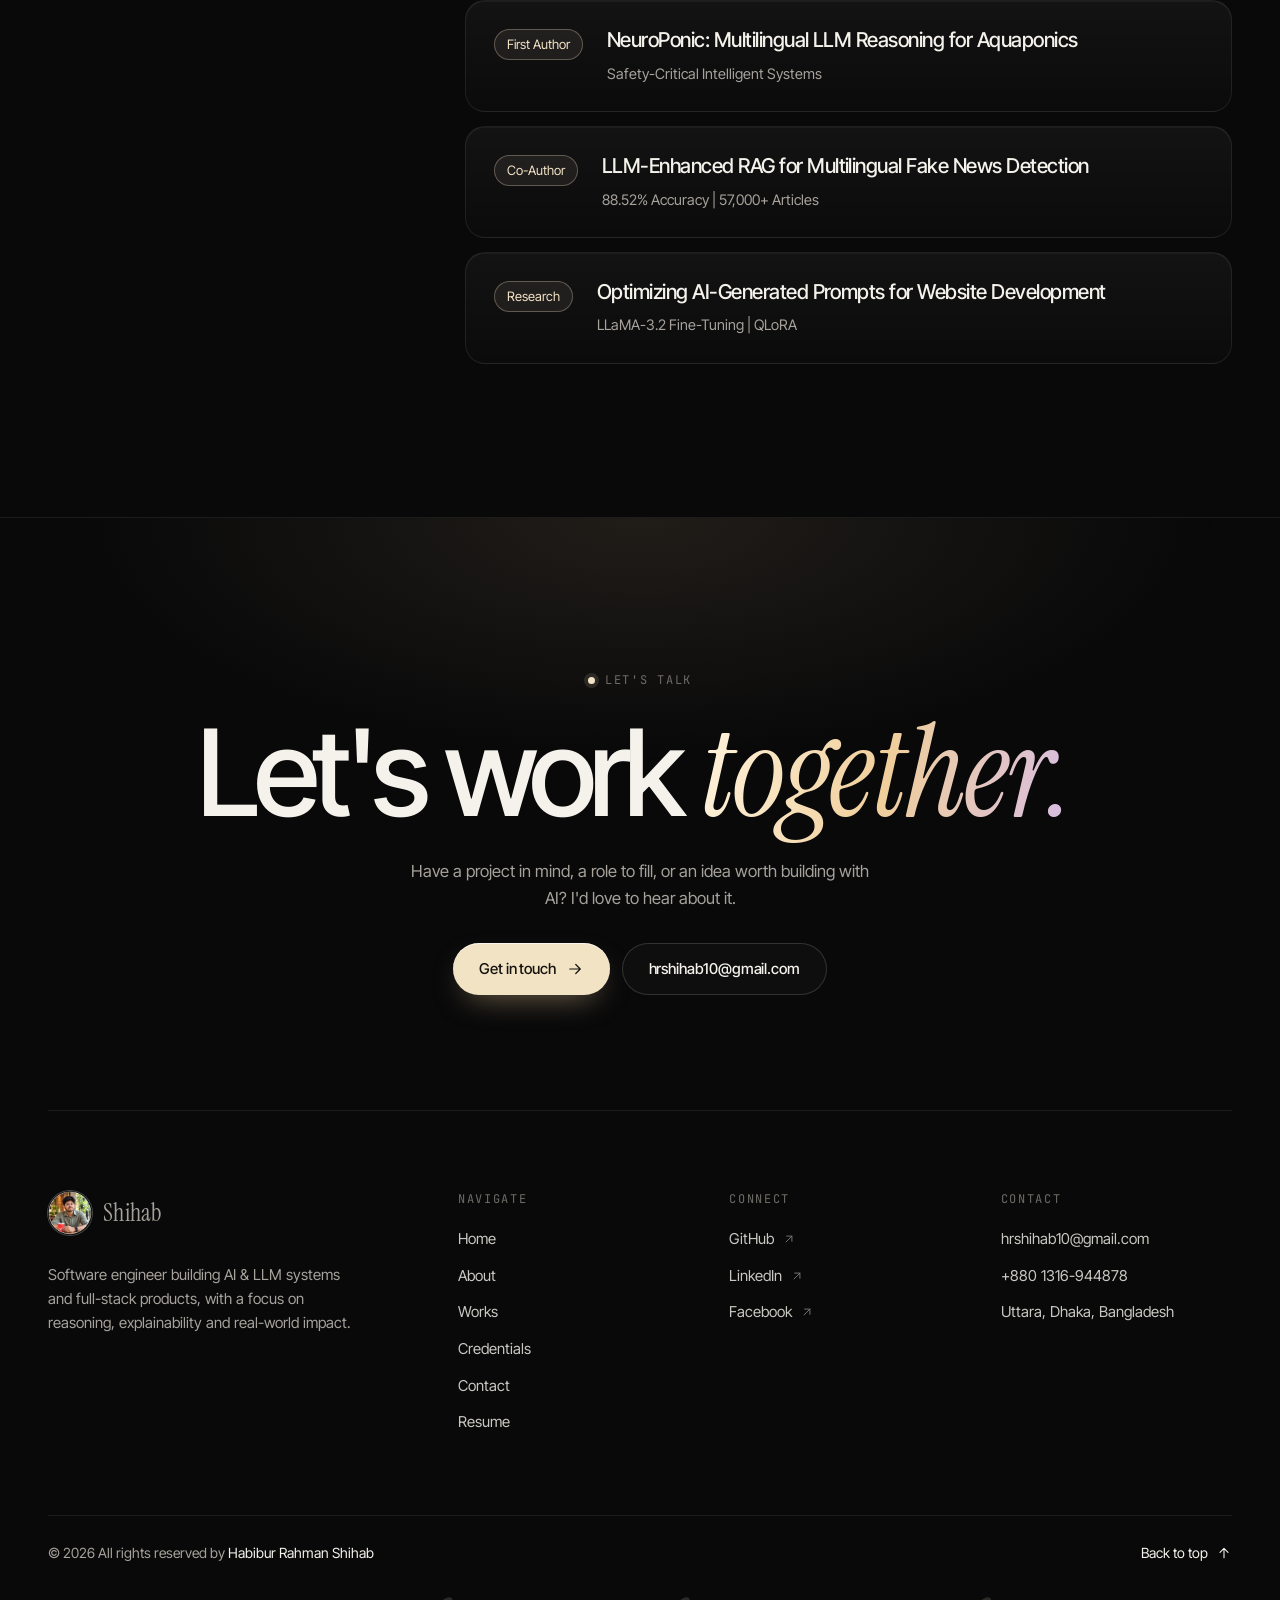
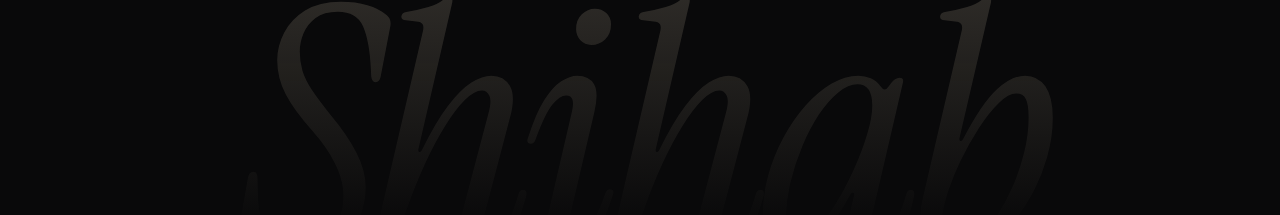
<file: credentials.html>
﻿<!DOCTYPE html>
<html lang="en">

<head>
  <meta charset="UTF-8" />
  <meta name="viewport" content="width=device-width, initial-scale=1.0" />
  <title>Credentials - Habibur Rahman Shihab</title>
  <meta name="description" content="Experience, education, skills and research publications of Habibur Rahman Shihab." />
  <link rel="canonical" href="https://hrshihab.github.io/portfolio/credentials.html" />
  <meta property="og:type" content="website" />
  <meta property="og:site_name" content="Habibur Rahman Shihab" />
  <meta property="og:title" content="Credentials - Habibur Rahman Shihab" />
  <meta property="og:description" content="Experience, education, skills and research publications of Habibur Rahman Shihab." />
  <meta property="og:url" content="https://hrshihab.github.io/portfolio/credentials.html" />
  <meta property="og:image" content="https://hrshihab.github.io/portfolio/assets/images/og-cover.jpg" />
  <meta property="og:image:width" content="1200" />
  <meta property="og:image:height" content="630" />
  <meta name="twitter:card" content="summary_large_image" />
  <meta name="twitter:title" content="Credentials - Habibur Rahman Shihab" />
  <meta name="twitter:description" content="Experience, education, skills and research publications of Habibur Rahman Shihab." />
  <meta name="twitter:image" content="https://hrshihab.github.io/portfolio/assets/images/og-cover.jpg" />
  <meta name="theme-color" content="#09090a" />
  <link rel="icon" type="image/png" href="./assets/images/Shihab/logo/favicon.png" />
  <link rel="shortcut icon" href="./assets/images/Shihab/logo/favicon.png" type="image/png" />

  <!-- Fonts -->
  <link rel="preconnect" href="https://fonts.googleapis.com" />
  <link rel="preconnect" href="https://fonts.gstatic.com" crossorigin />
  <link href="https://fonts.googleapis.com/css2?family=Noto+Sans+Bengali:wght@400;600;700&family=Instrument+Serif:ital@0;1&family=Inter+Tight:wght@300..700&family=JetBrains+Mono:wght@400;500&display=swap" rel="stylesheet" />

  <link rel="stylesheet" href="./assets/css/modern.css" />
  <script>document.documentElement.classList.add("js");</script>
  <script src="./assets/js/modern.js" defer></script>
</head>

<body id="top">
  <a class="skip-link" href="#main">Skip to content</a>

  <!-- Header -->
  <header class="site-header" data-header>
    <div class="container site-header__inner">
      <a href="./index.html" class="brand">
        <img class="brand__avatar" src="./assets/images/Shihab/profile/cafe-circle.jpg" alt="Shihab" width="44" height="44" /><span class="brand__name">Shihab</span>
      </a>

      <nav class="site-nav" id="site-nav" aria-label="Primary">
        <ul class="site-nav__list">
          <li><a class="site-nav__link" href="index.html"><span class="site-nav__num">01</span>Home</a></li>
          <li><a class="site-nav__link" href="about.html"><span class="site-nav__num">02</span>About</a></li>
          <li><a class="site-nav__link" href="works.html"><span class="site-nav__num">03</span>Works</a></li>
          <li><a class="site-nav__link" href="credentials.html" aria-current="page"><span class="site-nav__num">04</span>Credentials</a></li>
          <li><a class="site-nav__link" href="contact.html"><span class="site-nav__num">05</span>Contact</a></li>
        </ul>
        <div class="site-nav__footer">
          <a href="./cv.html" class="btn btn--primary">My Resume <svg class="icon icon--diag" viewBox="0 0 24 24" aria-hidden="true"><path d="M7 17 17 7M8 7h9v9"/></svg></a>
          <a href="mailto:hrshihab10@gmail.com" class="label">hrshihab10@gmail.com</a>
        </div>
      </nav>

      <div class="site-header__actions">
        <a href="./cv.html" class="btn btn--primary btn--sm site-header__cta">My Resume <svg class="icon icon--diag" viewBox="0 0 24 24" aria-hidden="true"><path d="M7 17 17 7M8 7h9v9"/></svg></a>
        <button class="nav-toggle" type="button" aria-controls="site-nav" aria-expanded="false" aria-label="Open menu" data-nav-toggle>
          <span></span><span></span>
        </button>
      </div>
    </div>
  </header>

  <main id="main">
    <!-- Page hero -->
    <section class="page-hero">
      <div class="container page-hero__inner">
        <span class="label" data-reveal><span class="label__num">04</span>Credentials</span>
        <h1 class="page-title" data-reveal>More about <em>me</em></h1>
        <p class="lead" data-reveal>Experience, education, skills and research: the details behind the work.</p>
      </div>
    </section>

    <!-- Credentials -->
    <section class="credential-area">
      <div class="container cred-layout">
        <aside class="card profile-card" data-reveal>
          <div class="profile-card__avatar">
            <img src="./assets/images/Shihab/profile/stripes-circle.jpg" alt="Habibur Rahman Shihab" width="1034" height="1280" />
          </div>
          <h2 class="profile-card__name">Habibur Rahman Shihab</h2>
          <p class="label">@hrshihab</p>
          <ul class="socials">
            <li>
              <a class="social" href="https://www.linkedin.com/in/hrshihab" target="_blank" rel="noopener" aria-label="LinkedIn">
                <svg class="icon" viewBox="0 0 24 24" aria-hidden="true"><path d="M16 8a6 6 0 0 1 6 6v7h-4v-7a2 2 0 0 0-4 0v7h-4v-7a6 6 0 0 1 6-6z"/><rect width="4" height="12" x="2" y="9"/><circle cx="4" cy="4" r="2"/></svg>
              </a>
            </li>
            <li>
              <a class="social" href="https://github.com/hrshihab" target="_blank" rel="noopener" aria-label="GitHub">
                <svg class="icon" viewBox="0 0 24 24" aria-hidden="true"><path d="M15 22v-4a4.8 4.8 0 0 0-1-3.5c3 0 6-2 6-5.5.08-1.25-.27-2.48-1-3.5.28-1.15.28-2.35 0-3.5 0 0-1 0-3 1.5-2.64-.5-5.36-.5-8 0C6 2 5 2 5 2c-.3 1.15-.3 2.35 0 3.5A5.403 5.403 0 0 0 4 9c0 3.5 3 5.5 6 5.5-.39.49-.68 1.05-.85 1.65-.17.6-.22 1.23-.15 1.85v4"/><path d="M9 18c-4.51 2-5-2-7-2"/></svg>
              </a>
            </li>
            <li>
              <a class="social" href="https://www.facebook.com/hrshihab2016/" target="_blank" rel="noopener" aria-label="Facebook">
                <svg class="icon" viewBox="0 0 24 24" aria-hidden="true"><path d="M18 2h-3a5 5 0 0 0-5 5v3H7v4h3v8h4v-8h3l1-4h-4V7a1 1 0 0 1 1-1h3z"/></svg>
              </a>
            </li>
          </ul>
          <a href="./contact.html" class="btn btn--primary">Contact Me <svg class="icon" viewBox="0 0 24 24" aria-hidden="true"><path d="M5 12h14M13 6l6 6-6 6"/></svg></a>
        </aside>

        <div class="credential-content">
          <!-- About -->
          <section class="block" aria-labelledby="cred-about">
            <header class="block__head" data-reveal>
              <span class="label"><span class="label__num">01</span></span>
              <h2 id="cred-about">About Me</h2>
            </header>
            <div class="prose" data-reveal>
              <p>
                I am a highly skilled full-stack software developer with experience in modern web application development and AI-enhanced systems, including Large Language Models (LLMs), Retrieval-Augmented Generation (RAG), and intelligent automation. With a strong problem-solving mindset, I have successfully delivered enterprise, government, and client-facing software systems, consistently meeting real-world and organizational requirements. My commitment to staying updated with evolving technologies and my dedication to quality and reliability make me a valuable asset to any team.
              </p>
              <p>
                I possess first-hand experience in writing clean, maintainable code and building complex, real-world software systems, including AI-driven and data-informed solutions. I aim to grow as a software developer capable of designing, building, and managing impactful projects. With a solid analytical foundation and practical experience using Python for AI and system development, I am motivated to learn, grow, and excel.
              </p>
            </div>
          </section>

          <!-- Experience -->
          <section class="block" aria-labelledby="cred-experience">
            <header class="block__head" data-reveal>
              <span class="label"><span class="label__num">02</span></span>
              <h2 id="cred-experience">Experience</h2>
            </header>
            <ul class="timeline">
              <li class="timeline__item" data-reveal>
                <p class="timeline__date">March 2025 - Present</p>
                <div>
                  <h3 class="timeline__title">Software Engineer</h3>
                  <p class="timeline__place">ByteCode Limited, Dhaka, Bangladesh</p>
                  <p class="timeline__text">Developing enterprise-level software solutions and building custom fine-tuned LLMs and RAG systems for business automation and decision support. Contributing to Smart Office Management Software with scalable, AI-powered system architectures.</p>
                </div>
              </li>
              <li class="timeline__item" data-reveal>
                <p class="timeline__date">January 2024 - February 2025</p>
                <div>
                  <h3 class="timeline__title">Campus Ambassador</h3>
                  <p class="timeline__place">Programming Hero, Khulna University</p>
                  <p class="timeline__text">Organized a coding career seminar attended by 250+ students and arranged free Problem Solving and Frontend Development courses for 200+ students.</p>
                </div>
              </li>
            </ul>
          </section>

          <!-- Education -->
          <section class="block" aria-labelledby="cred-education">
            <header class="block__head" data-reveal>
              <span class="label"><span class="label__num">03</span></span>
              <h2 id="cred-education">Education</h2>
            </header>
            <ul class="timeline">
              <li class="timeline__item" data-reveal>
                <p class="timeline__date">2020 - 2025</p>
                <div>
                  <h3 class="timeline__title">B.Sc. in Computer Science &amp; Engineering</h3>
                  <p class="timeline__place">Khulna University</p>
                  <p class="timeline__text">CGPA 3.65 (Out of 4.00)</p>
                </div>
              </li>
              <li class="timeline__item" data-reveal>
                <p class="timeline__date">2019</p>
                <div>
                  <h3 class="timeline__title">Higher Secondary Certificate (Science)</h3>
                  <p class="timeline__place">Major General Mahmudul Hasan Adarsha College, Tangail</p>
                  <p class="timeline__text">GPA 4.91 (Out of 5.00)</p>
                </div>
              </li>
              <li class="timeline__item" data-reveal>
                <p class="timeline__date">2017</p>
                <div>
                  <h3 class="timeline__title">Secondary School Certificate (Science)</h3>
                  <p class="timeline__place">Kumulli Namder High School</p>
                  <p class="timeline__text">GPA 5.00 (Out of 5.00)</p>
                </div>
              </li>
            </ul>
          </section>

          <!-- Skills -->
          <section class="block" aria-labelledby="cred-skills">
            <header class="block__head" data-reveal>
              <span class="label"><span class="label__num">04</span></span>
              <h2 id="cred-skills">Skills</h2>
            </header>
            <ul class="skills-grid">
              <li class="card skill" data-reveal>
                <div class="skill__top"><h3 class="skill__name">JavaScript / TypeScript</h3><span class="skill__value">90%</span></div>
                <p class="skill__level">Expert</p>
                <div class="meter"><div class="meter__fill" style="--value: 90%"></div></div>
              </li>
              <li class="card skill" data-reveal>
                <div class="skill__top"><h3 class="skill__name">Python</h3><span class="skill__value">88%</span></div>
                <p class="skill__level">Advanced</p>
                <div class="meter"><div class="meter__fill" style="--value: 88%"></div></div>
              </li>
              <li class="card skill" data-reveal>
                <div class="skill__top"><h3 class="skill__name">React.js / Next.js</h3><span class="skill__value">90%</span></div>
                <p class="skill__level">Expert</p>
                <div class="meter"><div class="meter__fill" style="--value: 90%"></div></div>
              </li>
              <li class="card skill" data-reveal>
                <div class="skill__top"><h3 class="skill__name">Node.js / Express</h3><span class="skill__value">85%</span></div>
                <p class="skill__level">Advanced</p>
                <div class="meter"><div class="meter__fill" style="--value: 85%"></div></div>
              </li>
              <li class="card skill" data-reveal>
                <div class="skill__top"><h3 class="skill__name">ASP.NET Core</h3><span class="skill__value">85%</span></div>
                <p class="skill__level">Advanced</p>
                <div class="meter"><div class="meter__fill" style="--value: 85%"></div></div>
              </li>
              <li class="card skill" data-reveal>
                <div class="skill__top"><h3 class="skill__name">LLMs &amp; RAG</h3><span class="skill__value">88%</span></div>
                <p class="skill__level">Advanced</p>
                <div class="meter"><div class="meter__fill" style="--value: 88%"></div></div>
              </li>
              <li class="card skill" data-reveal>
                <div class="skill__top"><h3 class="skill__name">MongoDB / PostgreSQL</h3><span class="skill__value">85%</span></div>
                <p class="skill__level">Advanced</p>
                <div class="meter"><div class="meter__fill" style="--value: 85%"></div></div>
              </li>
              <li class="card skill" data-reveal>
                <div class="skill__top"><h3 class="skill__name">Flutter</h3><span class="skill__value">80%</span></div>
                <p class="skill__level">Advanced</p>
                <div class="meter"><div class="meter__fill" style="--value: 80%"></div></div>
              </li>
              <li class="card skill" data-reveal>
                <div class="skill__top"><h3 class="skill__name">Docker / Git</h3><span class="skill__value">85%</span></div>
                <p class="skill__level">Advanced</p>
                <div class="meter"><div class="meter__fill" style="--value: 85%"></div></div>
              </li>
              <li class="card skill" data-reveal>
                <div class="skill__top"><h3 class="skill__name">C / C++</h3><span class="skill__value">82%</span></div>
                <p class="skill__level">Advanced</p>
                <div class="meter"><div class="meter__fill" style="--value: 82%"></div></div>
              </li>
            </ul>
          </section>

          <!-- Research -->
          <section class="block" aria-labelledby="cred-research">
            <header class="block__head" data-reveal>
              <span class="label"><span class="label__num">05</span></span>
              <h2 id="cred-research">Research &amp; Publications</h2>
            </header>
            <ul class="pubs">
              <li class="card pub" data-reveal>
                <span class="chip chip--accent">First Author</span>
                <h3 class="pub__title">NeuroPonic: Multilingual LLM Reasoning for Aquaponics</h3>
                <p class="pub__meta">Safety-Critical Intelligent Systems</p>
              </li>
              <li class="card pub" data-reveal>
                <span class="chip chip--accent">Co-Author</span>
                <h3 class="pub__title">LLM-Enhanced RAG for Multilingual Fake News Detection</h3>
                <p class="pub__meta">88.52% Accuracy | 57,000+ Articles</p>
              </li>
              <li class="card pub" data-reveal>
                <span class="chip chip--accent">Research</span>
                <h3 class="pub__title">Optimizing AI-Generated Prompts for Website Development</h3>
                <p class="pub__meta">LLaMA-3.2 Fine-Tuning | QLoRA</p>
              </li>
            </ul>
          </section>
        </div>
      </div>
    </section>
  </main>

  <!-- Footer -->
  <footer class="site-footer">
    <div class="container">
      <section class="cta-band" aria-labelledby="cta-title">
        <span class="label label--dot" data-reveal>Let's talk</span>
        <h2 class="cta-band__title" id="cta-title" data-reveal>Let's work <em>together.</em></h2>
        <p class="cta-band__text" data-reveal>Have a project in mind, a role to fill, or an idea worth building with AI? I'd love to hear about it.</p>
        <div class="cta-band__actions" data-reveal>
          <a href="./contact.html" class="btn btn--primary">Get in touch <svg class="icon" viewBox="0 0 24 24" aria-hidden="true"><path d="M5 12h14M13 6l6 6-6 6"/></svg></a>
          <a href="mailto:hrshihab10@gmail.com" class="btn btn--ghost">hrshihab10@gmail.com</a>
        </div>
      </section>

      <div class="footer-grid">
        <div class="footer-brand">
          <a href="./index.html" class="brand"><img class="brand__avatar" src="./assets/images/Shihab/profile/cafe-circle.jpg" alt="Shihab" width="44" height="44" /><span class="brand__name">Shihab</span></a>
          <p>Software engineer building AI &amp; LLM systems and full-stack products, with a focus on reasoning, explainability and real-world impact.</p>
        </div>
        <div class="footer-col">
          <h2 class="label">Navigate</h2>
          <ul class="footer-links">
            <li><a href="index.html">Home</a></li>
            <li><a href="about.html">About</a></li>
            <li><a href="works.html">Works</a></li>
            <li><a href="credentials.html">Credentials</a></li>
            <li><a href="contact.html">Contact</a></li>
            <li><a href="cv.html">Resume</a></li>
          </ul>
        </div>
        <div class="footer-col">
          <h2 class="label">Connect</h2>
          <ul class="footer-links">
            <li><a href="https://github.com/hrshihab" target="_blank" rel="noopener">GitHub <svg class="icon" viewBox="0 0 24 24" aria-hidden="true"><path d="M7 17 17 7M8 7h9v9"/></svg></a></li>
            <li><a href="https://www.linkedin.com/in/hrshihab" target="_blank" rel="noopener">LinkedIn <svg class="icon" viewBox="0 0 24 24" aria-hidden="true"><path d="M7 17 17 7M8 7h9v9"/></svg></a></li>
            <li><a href="https://www.facebook.com/hrshihab2016/" target="_blank" rel="noopener">Facebook <svg class="icon" viewBox="0 0 24 24" aria-hidden="true"><path d="M7 17 17 7M8 7h9v9"/></svg></a></li>
          </ul>
        </div>
        <div class="footer-col">
          <h2 class="label">Contact</h2>
          <ul class="footer-links">
            <li><a href="mailto:hrshihab10@gmail.com">hrshihab10@gmail.com</a></li>
            <li><a href="tel:+8801316944878">+880 1316-944878</a></li>
            <li><span>Uttara, Dhaka, Bangladesh</span></li>
          </ul>
        </div>
      </div>

      <div class="footer-bottom">
        <p>&copy; <span data-year>2026</span> All rights reserved by <span class="footer-bottom__name">Habibur Rahman Shihab</span></p>
        <a href="#top" class="to-top">Back to top <svg class="icon" viewBox="0 0 24 24" aria-hidden="true"><path d="M12 19V5M6 11l6-6 6 6"/></svg></a>
      </div>
    </div>
    <div class="footer-mark" aria-hidden="true">Shihab</div>
  </footer>
</body>

</html>
</file>
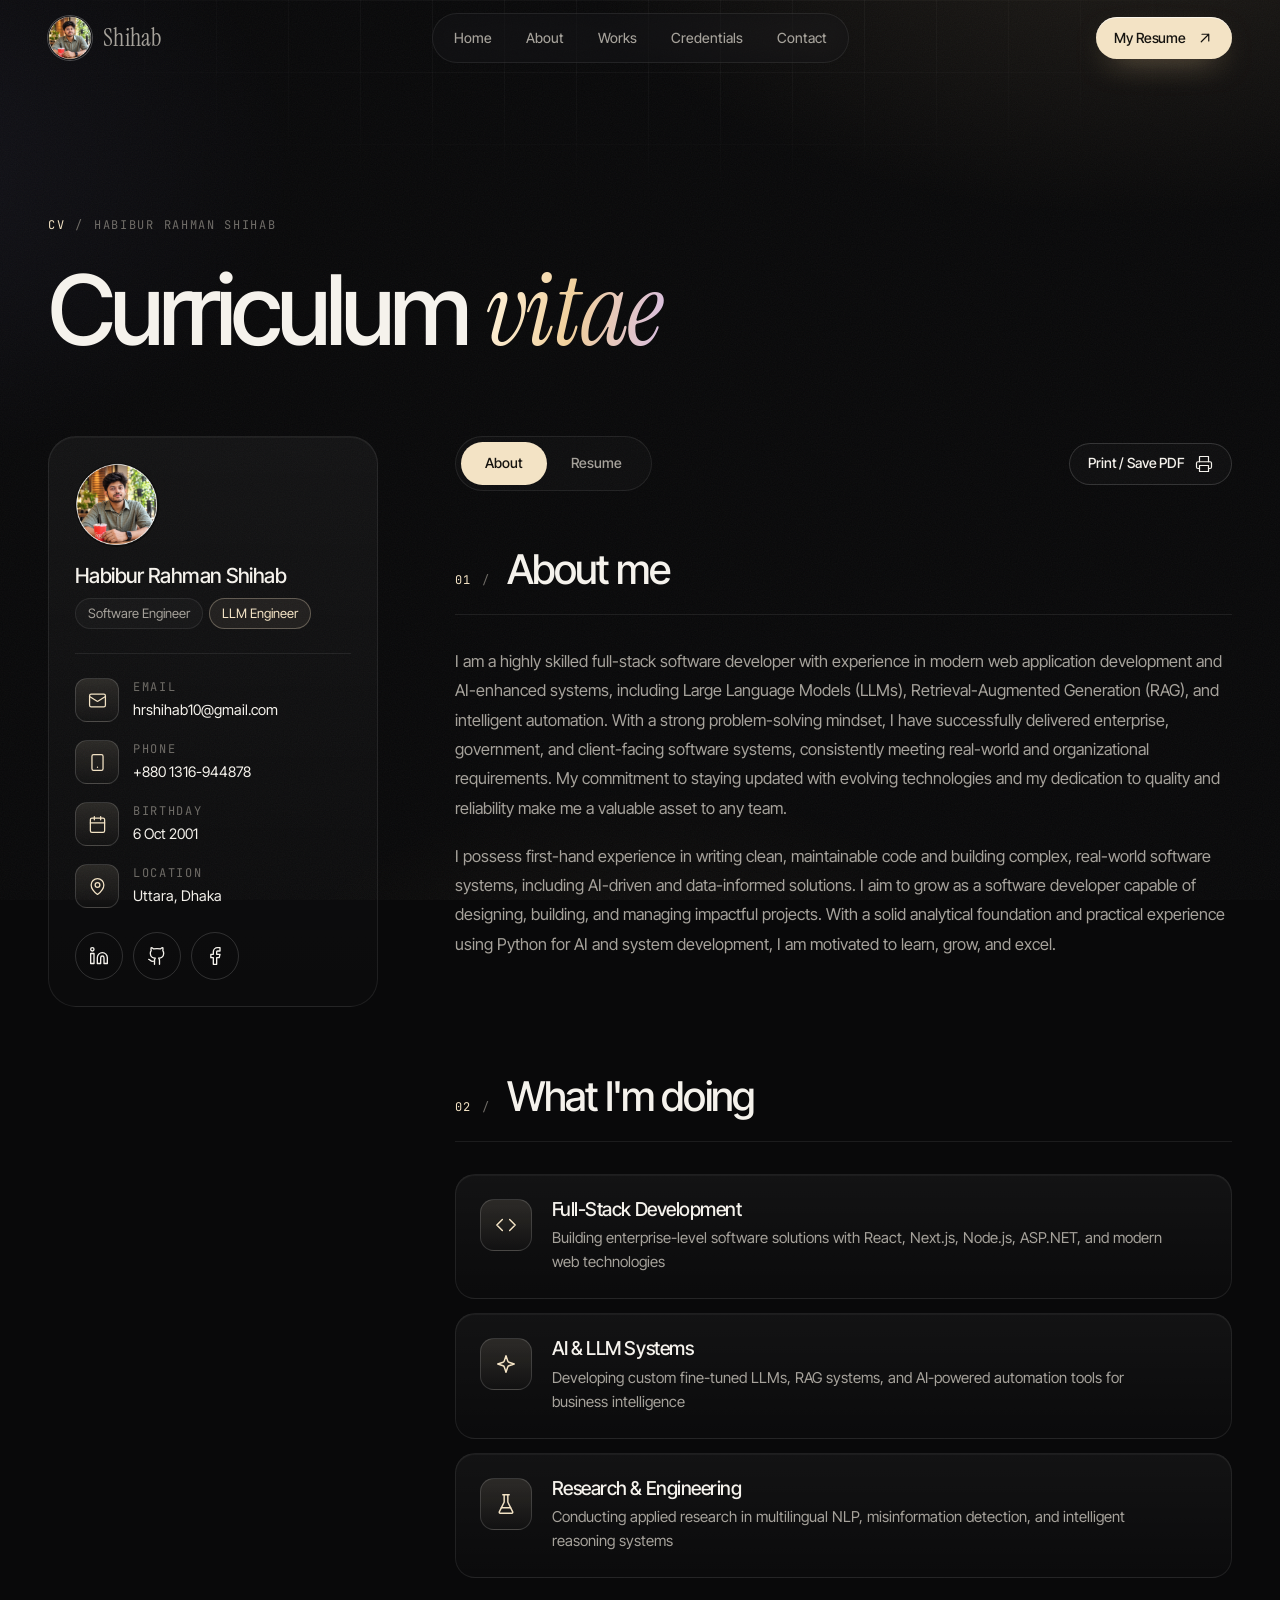
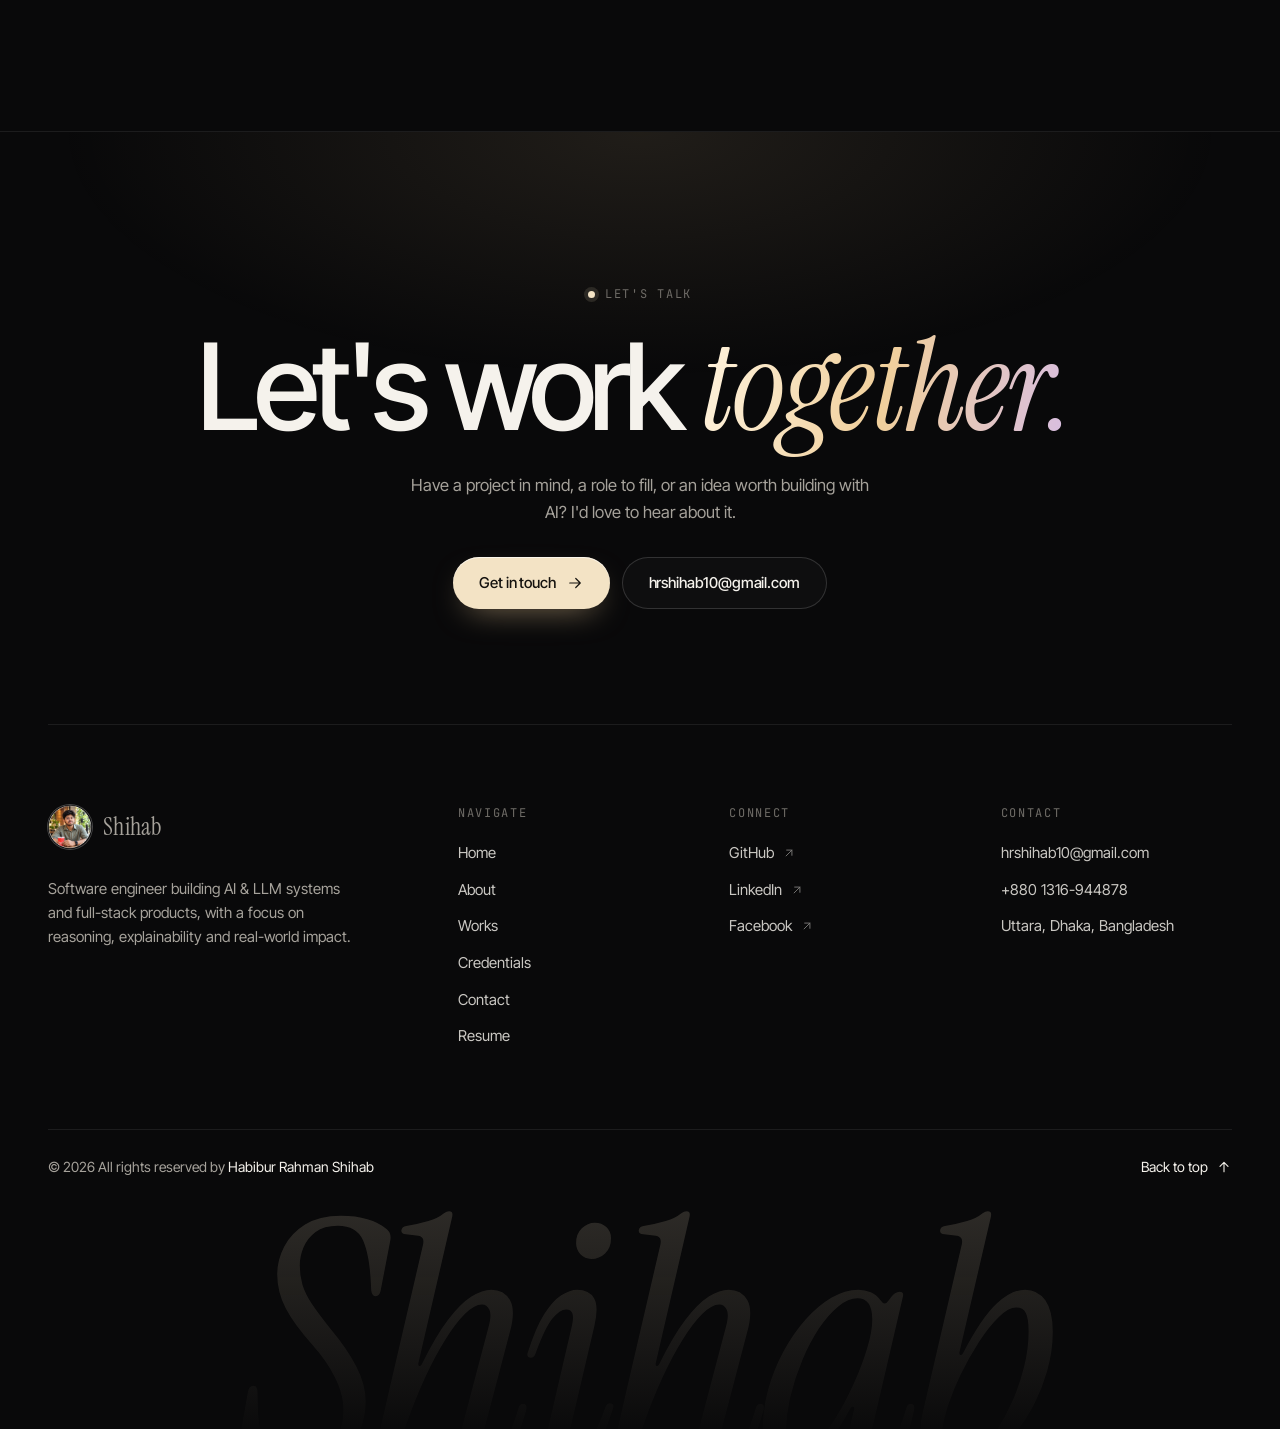
<file: cv.html>
<!DOCTYPE html>
<html lang="en">

<head>
  <meta charset="UTF-8" />
  <meta name="viewport" content="width=device-width, initial-scale=1.0" />
  <title>CV - Habibur Rahman Shihab</title>
  <meta name="description" content="Resume of Habibur Rahman Shihab — Software Engineer and LLM Engineer." />
  <link rel="canonical" href="https://hrshihab.github.io/portfolio/cv.html" />
  <meta property="og:type" content="profile" />
  <meta property="og:site_name" content="Habibur Rahman Shihab" />
  <meta property="og:title" content="CV - Habibur Rahman Shihab" />
  <meta property="og:description" content="Resume of Habibur Rahman Shihab — Software Engineer and LLM Engineer." />
  <meta property="og:url" content="https://hrshihab.github.io/portfolio/cv.html" />
  <meta property="og:image" content="https://hrshihab.github.io/portfolio/assets/images/og-cover.jpg" />
  <meta property="og:image:width" content="1200" />
  <meta property="og:image:height" content="630" />
  <meta name="twitter:card" content="summary_large_image" />
  <meta name="twitter:title" content="CV - Habibur Rahman Shihab" />
  <meta name="twitter:description" content="Resume of Habibur Rahman Shihab — Software Engineer and LLM Engineer." />
  <meta name="twitter:image" content="https://hrshihab.github.io/portfolio/assets/images/og-cover.jpg" />
  <meta name="theme-color" content="#09090a" />
  <link rel="icon" type="image/png" href="./assets/images/Shihab/logo/favicon.png" />
  <link rel="shortcut icon" href="./assets/images/Shihab/logo/favicon.png" type="image/png" />

  <!-- Fonts -->
  <link rel="preconnect" href="https://fonts.googleapis.com" />
  <link rel="preconnect" href="https://fonts.gstatic.com" crossorigin />
  <link href="https://fonts.googleapis.com/css2?family=Noto+Sans+Bengali:wght@400;600;700&family=Instrument+Serif:ital@0;1&family=Inter+Tight:wght@300..700&family=JetBrains+Mono:wght@400;500&display=swap" rel="stylesheet" />

  <link rel="stylesheet" href="./assets/css/modern.css" />
  <script>document.documentElement.classList.add("js");</script>
  <script src="./assets/js/modern.js" defer></script>
  <noscript><style>.tab-panel[hidden] { display: block; } .tabs-bar { display: none; }</style></noscript>
</head>

<body id="top">
  <a class="skip-link" href="#main">Skip to content</a>

  <!-- Header -->
  <header class="site-header" data-header>
    <div class="container site-header__inner">
      <a href="./index.html" class="brand">
        <img class="brand__avatar" src="./assets/images/Shihab/profile/cafe-circle.jpg" alt="Shihab" width="44" height="44" /><span class="brand__name">Shihab</span>
      </a>

      <nav class="site-nav" id="site-nav" aria-label="Primary">
        <ul class="site-nav__list">
          <li><a class="site-nav__link" href="index.html"><span class="site-nav__num">01</span>Home</a></li>
          <li><a class="site-nav__link" href="about.html"><span class="site-nav__num">02</span>About</a></li>
          <li><a class="site-nav__link" href="works.html"><span class="site-nav__num">03</span>Works</a></li>
          <li><a class="site-nav__link" href="credentials.html"><span class="site-nav__num">04</span>Credentials</a></li>
          <li><a class="site-nav__link" href="contact.html"><span class="site-nav__num">05</span>Contact</a></li>
        </ul>
        <div class="site-nav__footer">
          <a href="./cv.html" class="btn btn--primary" aria-current="page">My Resume <svg class="icon icon--diag" viewBox="0 0 24 24" aria-hidden="true"><path d="M7 17 17 7M8 7h9v9"/></svg></a>
          <a href="mailto:hrshihab10@gmail.com" class="label">hrshihab10@gmail.com</a>
        </div>
      </nav>

      <div class="site-header__actions">
        <a href="./cv.html" class="btn btn--primary btn--sm site-header__cta" aria-current="page">My Resume <svg class="icon icon--diag" viewBox="0 0 24 24" aria-hidden="true"><path d="M7 17 17 7M8 7h9v9"/></svg></a>
        <button class="nav-toggle" type="button" aria-controls="site-nav" aria-expanded="false" aria-label="Open menu" data-nav-toggle>
          <span></span><span></span>
        </button>
      </div>
    </div>
  </header>

  <main id="main">
    <!-- Page hero -->
    <section class="page-hero">
      <div class="container page-hero__inner">
        <span class="label" data-reveal><span class="label__num">CV</span>Habibur Rahman Shihab</span>
        <h1 class="page-title" data-reveal>Curriculum <em>vitae</em></h1>
      </div>
    </section>

    <section class="cv-area">
      <div class="container cv-layout">
        <!-- Sidebar -->
        <aside class="card cv-sidebar" data-reveal>
          <div class="cv-sidebar__head">
            <figure class="cv-sidebar__avatar">
              <img src="./assets/images/Shihab/profile/cafe-circle.jpg" alt="Habibur Rahman Shihab" width="960" height="1280" />
            </figure>
            <div>
              <h2 class="cv-sidebar__name" title="Habibur Rahman Shihab">Habibur Rahman Shihab</h2>
              <div class="cv-sidebar__titles">
                <span class="chip">Software Engineer</span>
                <span class="chip chip--accent">LLM Engineer</span>
              </div>
            </div>
          </div>

          <button class="cv-sidebar__toggle" type="button" aria-expanded="false" aria-controls="cv-contacts" data-sidebar-toggle>
            <span data-toggle-text>Show Contacts</span>
            <svg class="icon" viewBox="0 0 24 24" aria-hidden="true"><path d="m6 9 6 6 6-6"/></svg>
          </button>

          <div class="cv-sidebar__more" id="cv-contacts">
            <ul class="cv-contacts">
              <li class="cv-contact">
                <span class="icon-tile"><svg class="icon" viewBox="0 0 24 24" aria-hidden="true"><rect width="20" height="16" x="2" y="4" rx="2"/><path d="m22 7-8.97 5.7a1.94 1.94 0 0 1-2.06 0L2 7"/></svg></span>
                <div class="cv-contact__text">
                  <span class="label">Email</span>
                  <a href="mailto:hrshihab10@gmail.com" class="cv-contact__value">hrshihab10@gmail.com</a>
                </div>
              </li>
              <li class="cv-contact">
                <span class="icon-tile"><svg class="icon" viewBox="0 0 24 24" aria-hidden="true"><rect width="14" height="20" x="5" y="2" rx="2"/><path d="M12 18h.01"/></svg></span>
                <div class="cv-contact__text">
                  <span class="label">Phone</span>
                  <a href="tel:+8801316944878" class="cv-contact__value">+880 1316-944878</a>
                </div>
              </li>
              <li class="cv-contact">
                <span class="icon-tile"><svg class="icon" viewBox="0 0 24 24" aria-hidden="true"><rect width="18" height="18" x="3" y="4" rx="2"/><path d="M16 2v4M8 2v4M3 10h18"/></svg></span>
                <div class="cv-contact__text">
                  <span class="label">Birthday</span>
                  <time class="cv-contact__value" datetime="2001-10-06">6 Oct 2001</time>
                </div>
              </li>
              <li class="cv-contact">
                <span class="icon-tile"><svg class="icon" viewBox="0 0 24 24" aria-hidden="true"><path d="M20 10c0 6-8 12-8 12s-8-6-8-12a8 8 0 0 1 16 0Z"/><circle cx="12" cy="10" r="3"/></svg></span>
                <div class="cv-contact__text">
                  <span class="label">Location</span>
                  <address class="cv-contact__value">Uttara, Dhaka</address>
                </div>
              </li>
            </ul>

            <ul class="socials">
              <li>
                <a class="social" href="https://www.linkedin.com/in/hrshihab" target="_blank" rel="noopener" aria-label="LinkedIn">
                  <svg class="icon" viewBox="0 0 24 24" aria-hidden="true"><path d="M16 8a6 6 0 0 1 6 6v7h-4v-7a2 2 0 0 0-4 0v7h-4v-7a6 6 0 0 1 6-6z"/><rect width="4" height="12" x="2" y="9"/><circle cx="4" cy="4" r="2"/></svg>
                </a>
              </li>
              <li>
                <a class="social" href="https://github.com/hrshihab" target="_blank" rel="noopener" aria-label="GitHub">
                  <svg class="icon" viewBox="0 0 24 24" aria-hidden="true"><path d="M15 22v-4a4.8 4.8 0 0 0-1-3.5c3 0 6-2 6-5.5.08-1.25-.27-2.48-1-3.5.28-1.15.28-2.35 0-3.5 0 0-1 0-3 1.5-2.64-.5-5.36-.5-8 0C6 2 5 2 5 2c-.3 1.15-.3 2.35 0 3.5A5.403 5.403 0 0 0 4 9c0 3.5 3 5.5 6 5.5-.39.49-.68 1.05-.85 1.65-.17.6-.22 1.23-.15 1.85v4"/><path d="M9 18c-4.51 2-5-2-7-2"/></svg>
                </a>
              </li>
              <li>
                <a class="social" href="https://www.facebook.com/hrshihab2016/" target="_blank" rel="noopener" aria-label="Facebook">
                  <svg class="icon" viewBox="0 0 24 24" aria-hidden="true"><path d="M18 2h-3a5 5 0 0 0-5 5v3H7v4h3v8h4v-8h3l1-4h-4V7a1 1 0 0 1 1-1h3z"/></svg>
                </a>
              </li>
            </ul>
          </div>
        </aside>

        <!-- Main -->
        <div class="cv-main">
          <div class="tabs-bar" data-reveal>
            <div class="tabs" role="tablist" aria-label="CV sections" data-tabs>
              <button class="tab" type="button" role="tab" id="tab-about" aria-controls="panel-about" aria-selected="true" data-tab="about">About</button>
              <button class="tab" type="button" role="tab" id="tab-resume" aria-controls="panel-resume" aria-selected="false" tabindex="-1" data-tab="resume">Resume</button>
            </div>
            <button class="btn btn--ghost btn--sm" type="button" data-print>
              Print / Save PDF
              <svg class="icon" viewBox="0 0 24 24" aria-hidden="true"><path d="M6 9V2h12v7"/><path d="M6 18H4a2 2 0 0 1-2-2v-5a2 2 0 0 1 2-2h16a2 2 0 0 1 2 2v5a2 2 0 0 1-2 2h-2"/><rect width="12" height="8" x="6" y="14"/></svg>
            </button>
          </div>

          <!-- About -->
          <div class="tab-panel" id="panel-about" role="tabpanel" aria-labelledby="tab-about">
            <section class="block" aria-labelledby="cv-about-title">
              <header class="block__head" data-reveal>
                <span class="label"><span class="label__num">01</span></span>
                <h2 id="cv-about-title">About me</h2>
              </header>
              <div class="prose" data-reveal>
                <p>
                  I am a highly skilled full-stack software developer with experience in modern web application development and AI-enhanced systems, including Large Language Models (LLMs), Retrieval-Augmented Generation (RAG), and intelligent automation. With a strong problem-solving mindset, I have successfully delivered enterprise, government, and client-facing software systems, consistently meeting real-world and organizational requirements. My commitment to staying updated with evolving technologies and my dedication to quality and reliability make me a valuable asset to any team.
                </p>
                <p>
                  I possess first-hand experience in writing clean, maintainable code and building complex, real-world software systems, including AI-driven and data-informed solutions. I aim to grow as a software developer capable of designing, building, and managing impactful projects. With a solid analytical foundation and practical experience using Python for AI and system development, I am motivated to learn, grow, and excel.
                </p>
              </div>
            </section>

            <section class="block" aria-labelledby="cv-doing-title">
              <header class="block__head" data-reveal>
                <span class="label"><span class="label__num">02</span></span>
                <h2 id="cv-doing-title">What I'm doing</h2>
              </header>
              <ul class="cv-services">
                <li class="card cv-service" data-reveal>
                  <span class="icon-tile"><svg class="icon" viewBox="0 0 24 24" aria-hidden="true"><path d="m16 18 6-6-6-6M8 6l-6 6 6 6"/></svg></span>
                  <div>
                    <h3>Full-Stack Development</h3>
                    <p>Building enterprise-level software solutions with React, Next.js, Node.js, ASP.NET, and modern web technologies</p>
                  </div>
                </li>
                <li class="card cv-service" data-reveal>
                  <span class="icon-tile"><svg class="icon" viewBox="0 0 24 24" aria-hidden="true"><path d="m12 3-1.9 5.8a2 2 0 0 1-1.3 1.3L3 12l5.8 1.9a2 2 0 0 1 1.3 1.3L12 21l1.9-5.8a2 2 0 0 1 1.3-1.3L21 12l-5.8-1.9a2 2 0 0 1-1.3-1.3Z"/></svg></span>
                  <div>
                    <h3>AI &amp; LLM Systems</h3>
                    <p>Developing custom fine-tuned LLMs, RAG systems, and AI-powered automation tools for business intelligence</p>
                  </div>
                </li>
                <li class="card cv-service" data-reveal>
                  <span class="icon-tile"><svg class="icon" viewBox="0 0 24 24" aria-hidden="true"><path d="M10 2v7.5a2 2 0 0 1-.2.9L4.7 20.6a1 1 0 0 0 .9 1.4h12.8a1 1 0 0 0 .9-1.4l-5.1-10.2a2 2 0 0 1-.2-.9V2"/><path d="M8.5 2h7M7 16h10"/></svg></span>
                  <div>
                    <h3>Research &amp; Engineering</h3>
                    <p>Conducting applied research in multilingual NLP, misinformation detection, and intelligent reasoning systems</p>
                  </div>
                </li>
              </ul>
            </section>
          </div>

          <!-- Resume -->
          <div class="tab-panel" id="panel-resume" role="tabpanel" aria-labelledby="tab-resume" hidden>
            <section class="block" aria-labelledby="cv-education-title">
              <header class="block__head" data-reveal>
                <span class="label"><span class="label__num">01</span></span>
                <h2 id="cv-education-title">Education</h2>
              </header>
              <ol class="timeline">
                <li class="timeline__item" data-reveal>
                  <p class="timeline__date">2020 — 2025</p>
                  <div>
                    <h3 class="timeline__title">Khulna University</h3>
                    <p class="timeline__sub">Bachelor of Science</p>
                    <p class="timeline__text">Subject : Computer Science and Engineering <br />CGPA : 3.65 (Out of 4.00)</p>
                  </div>
                </li>
                <li class="timeline__item" data-reveal>
                  <p class="timeline__date">2019</p>
                  <div>
                    <h3 class="timeline__title">Major General Mahmudul Hasan Adarsha College, Tangail</h3>
                    <p class="timeline__sub">Higher Secondary Certificate (Science)</p>
                    <p class="timeline__text">Subject : Science <br />GPA : 4.91 (Out of 5.00)</p>
                  </div>
                </li>
                <li class="timeline__item" data-reveal>
                  <p class="timeline__date">2017</p>
                  <div>
                    <h3 class="timeline__title">Kumulli Namder High School</h3>
                    <p class="timeline__sub">Secondary School Certificate (Science)</p>
                    <p class="timeline__text">Subject : Science <br />GPA : 5.00 (Out of 5.00)</p>
                  </div>
                </li>
              </ol>
            </section>

            <section class="block" aria-labelledby="cv-experience-title">
              <header class="block__head" data-reveal>
                <span class="label"><span class="label__num">02</span></span>
                <h2 id="cv-experience-title">Experience</h2>
              </header>
              <ol class="timeline">
                <li class="timeline__item" data-reveal>
                  <p class="timeline__date">March 2025 — Present</p>
                  <div>
                    <h3 class="timeline__title">Software Engineer</h3>
                    <p class="timeline__place">ByteCode Limited, Dhaka, Bangladesh</p>
                    <p class="timeline__text">Developing enterprise-level software solutions and building custom fine-tuned LLMs and RAG systems for business automation and decision support. Contributing to Smart Office Management Software with scalable, AI-powered system architectures.</p>
                  </div>
                </li>
                <li class="timeline__item" data-reveal>
                  <p class="timeline__date">January 2024 — February 2025</p>
                  <div>
                    <h3 class="timeline__title">Campus Ambassador</h3>
                    <p class="timeline__place">Programming Hero, Khulna University</p>
                    <p class="timeline__text">Organized a coding career seminar attended by 250+ students and arranged free Problem Solving and Frontend Development courses for 200+ students.</p>
                  </div>
                </li>
              </ol>
            </section>

            <section class="block" aria-labelledby="cv-skills-title">
              <header class="block__head" data-reveal>
                <span class="label"><span class="label__num">03</span></span>
                <h2 id="cv-skills-title">My skills</h2>
              </header>
              <ul class="card skill-bars" data-reveal>
                <li>
                  <div class="skill__top"><h3 class="skill__name">JavaScript / TypeScript</h3><data class="skill__value" value="90">90%</data></div>
                  <div class="meter"><div class="meter__fill" style="--value: 90%"></div></div>
                </li>
                <li>
                  <div class="skill__top"><h3 class="skill__name">Python</h3><data class="skill__value" value="88">88%</data></div>
                  <div class="meter"><div class="meter__fill" style="--value: 88%"></div></div>
                </li>
                <li>
                  <div class="skill__top"><h3 class="skill__name">React.js / Next.js</h3><data class="skill__value" value="90">90%</data></div>
                  <div class="meter"><div class="meter__fill" style="--value: 90%"></div></div>
                </li>
                <li>
                  <div class="skill__top"><h3 class="skill__name">Node.js / Express</h3><data class="skill__value" value="85">85%</data></div>
                  <div class="meter"><div class="meter__fill" style="--value: 85%"></div></div>
                </li>
                <li>
                  <div class="skill__top"><h3 class="skill__name">ASP.NET Core</h3><data class="skill__value" value="85">85%</data></div>
                  <div class="meter"><div class="meter__fill" style="--value: 85%"></div></div>
                </li>
                <li>
                  <div class="skill__top"><h3 class="skill__name">LLMs &amp; RAG</h3><data class="skill__value" value="88">88%</data></div>
                  <div class="meter"><div class="meter__fill" style="--value: 88%"></div></div>
                </li>
                <li>
                  <div class="skill__top"><h3 class="skill__name">MongoDB / PostgreSQL</h3><data class="skill__value" value="85">85%</data></div>
                  <div class="meter"><div class="meter__fill" style="--value: 85%"></div></div>
                </li>
                <li>
                  <div class="skill__top"><h3 class="skill__name">Flutter</h3><data class="skill__value" value="80">80%</data></div>
                  <div class="meter"><div class="meter__fill" style="--value: 80%"></div></div>
                </li>
                <li>
                  <div class="skill__top"><h3 class="skill__name">Docker / Git</h3><data class="skill__value" value="85">85%</data></div>
                  <div class="meter"><div class="meter__fill" style="--value: 85%"></div></div>
                </li>
              </ul>
            </section>
          </div>
        </div>
      </div>
    </section>
  </main>

  <!-- Footer -->
  <footer class="site-footer">
    <div class="container">
      <section class="cta-band" aria-labelledby="cta-title">
        <span class="label label--dot" data-reveal>Let's talk</span>
        <h2 class="cta-band__title" id="cta-title" data-reveal>Let's work <em>together.</em></h2>
        <p class="cta-band__text" data-reveal>Have a project in mind, a role to fill, or an idea worth building with AI? I'd love to hear about it.</p>
        <div class="cta-band__actions" data-reveal>
          <a href="./contact.html" class="btn btn--primary">Get in touch <svg class="icon" viewBox="0 0 24 24" aria-hidden="true"><path d="M5 12h14M13 6l6 6-6 6"/></svg></a>
          <a href="mailto:hrshihab10@gmail.com" class="btn btn--ghost">hrshihab10@gmail.com</a>
        </div>
      </section>

      <div class="footer-grid">
        <div class="footer-brand">
          <a href="./index.html" class="brand"><img class="brand__avatar" src="./assets/images/Shihab/profile/cafe-circle.jpg" alt="Shihab" width="44" height="44" /><span class="brand__name">Shihab</span></a>
          <p>Software engineer building AI &amp; LLM systems and full-stack products, with a focus on reasoning, explainability and real-world impact.</p>
        </div>
        <div class="footer-col">
          <h2 class="label">Navigate</h2>
          <ul class="footer-links">
            <li><a href="index.html">Home</a></li>
            <li><a href="about.html">About</a></li>
            <li><a href="works.html">Works</a></li>
            <li><a href="credentials.html">Credentials</a></li>
            <li><a href="contact.html">Contact</a></li>
            <li><a href="cv.html">Resume</a></li>
          </ul>
        </div>
        <div class="footer-col">
          <h2 class="label">Connect</h2>
          <ul class="footer-links">
            <li><a href="https://github.com/hrshihab" target="_blank" rel="noopener">GitHub <svg class="icon" viewBox="0 0 24 24" aria-hidden="true"><path d="M7 17 17 7M8 7h9v9"/></svg></a></li>
            <li><a href="https://www.linkedin.com/in/hrshihab" target="_blank" rel="noopener">LinkedIn <svg class="icon" viewBox="0 0 24 24" aria-hidden="true"><path d="M7 17 17 7M8 7h9v9"/></svg></a></li>
            <li><a href="https://www.facebook.com/hrshihab2016/" target="_blank" rel="noopener">Facebook <svg class="icon" viewBox="0 0 24 24" aria-hidden="true"><path d="M7 17 17 7M8 7h9v9"/></svg></a></li>
          </ul>
        </div>
        <div class="footer-col">
          <h2 class="label">Contact</h2>
          <ul class="footer-links">
            <li><a href="mailto:hrshihab10@gmail.com">hrshihab10@gmail.com</a></li>
            <li><a href="tel:+8801316944878">+880 1316-944878</a></li>
            <li><span>Uttara, Dhaka, Bangladesh</span></li>
          </ul>
        </div>
      </div>

      <div class="footer-bottom">
        <p>&copy; <span data-year>2026</span> All rights reserved by <span class="footer-bottom__name">Habibur Rahman Shihab</span></p>
        <a href="#top" class="to-top">Back to top <svg class="icon" viewBox="0 0 24 24" aria-hidden="true"><path d="M12 19V5M6 11l6-6 6 6"/></svg></a>
      </div>
    </div>
    <div class="footer-mark" aria-hidden="true">Shihab</div>
  </footer>
</body>

</html>
</file>
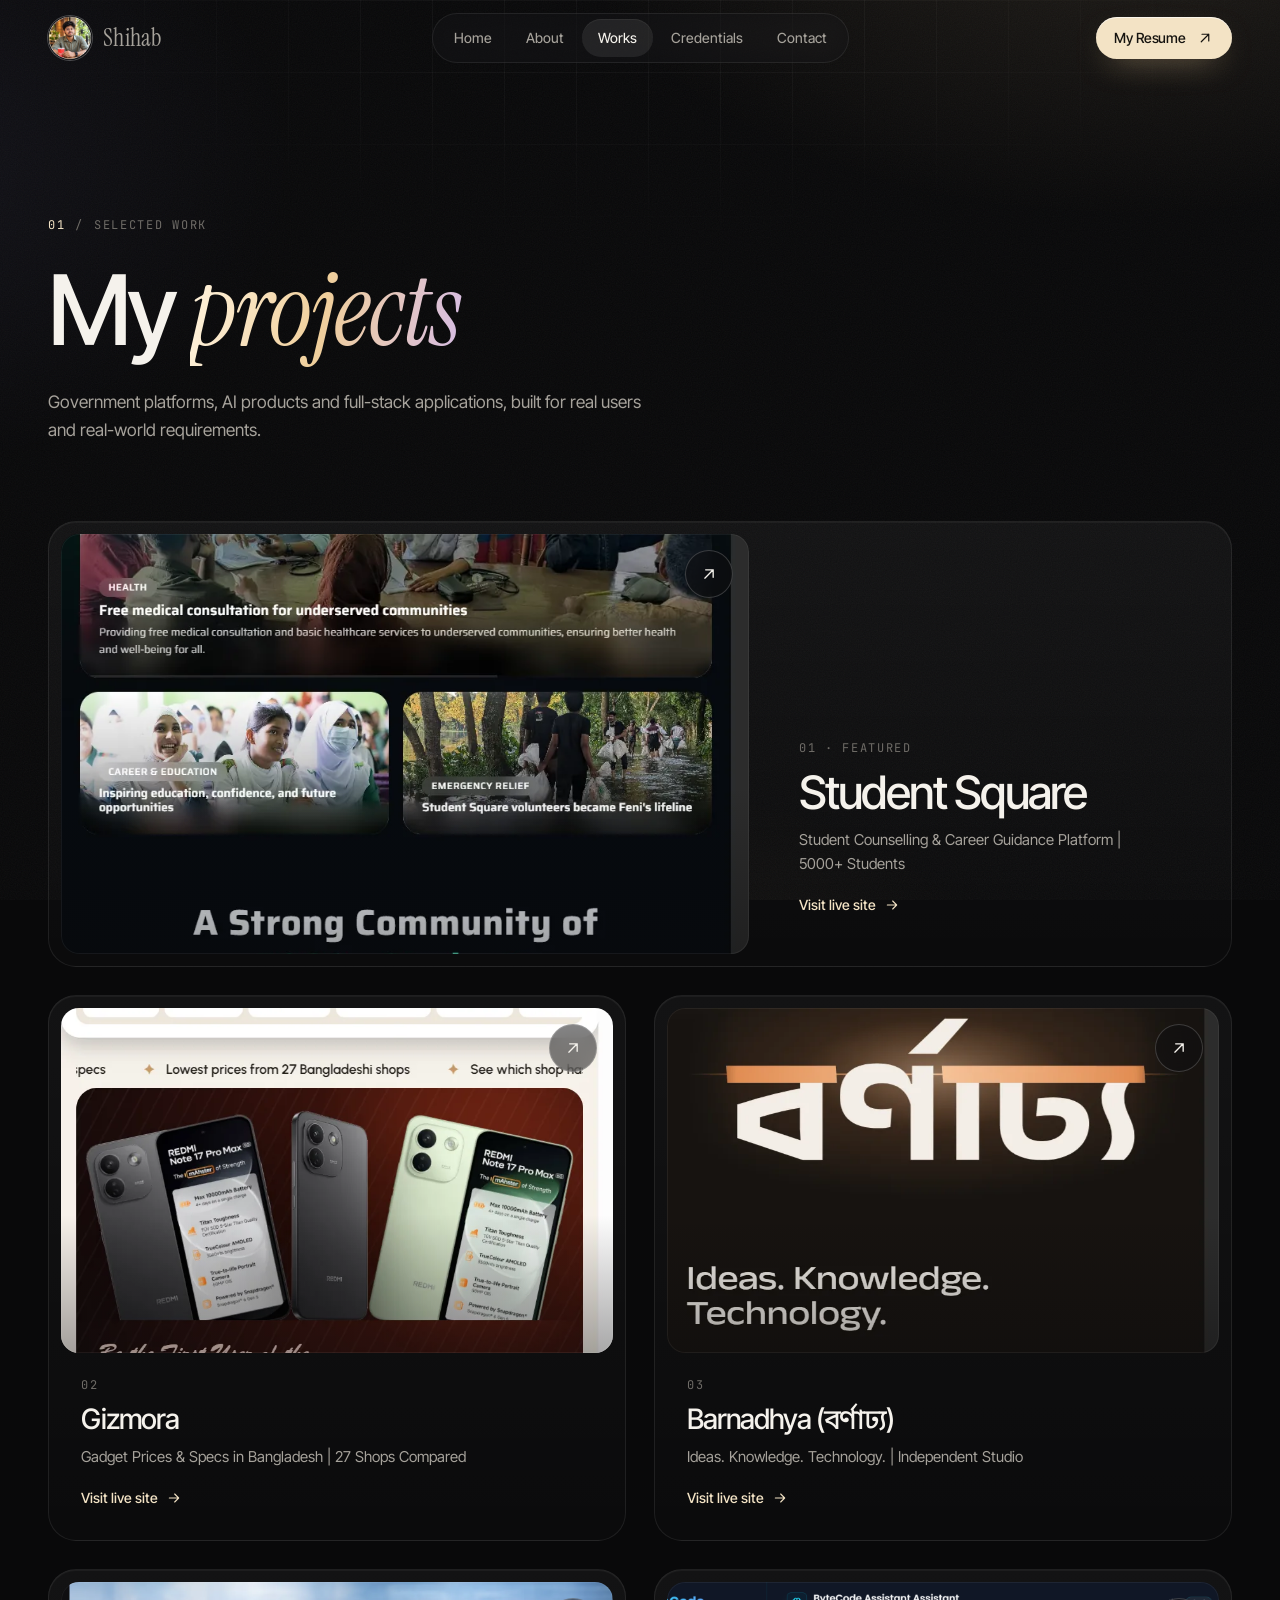
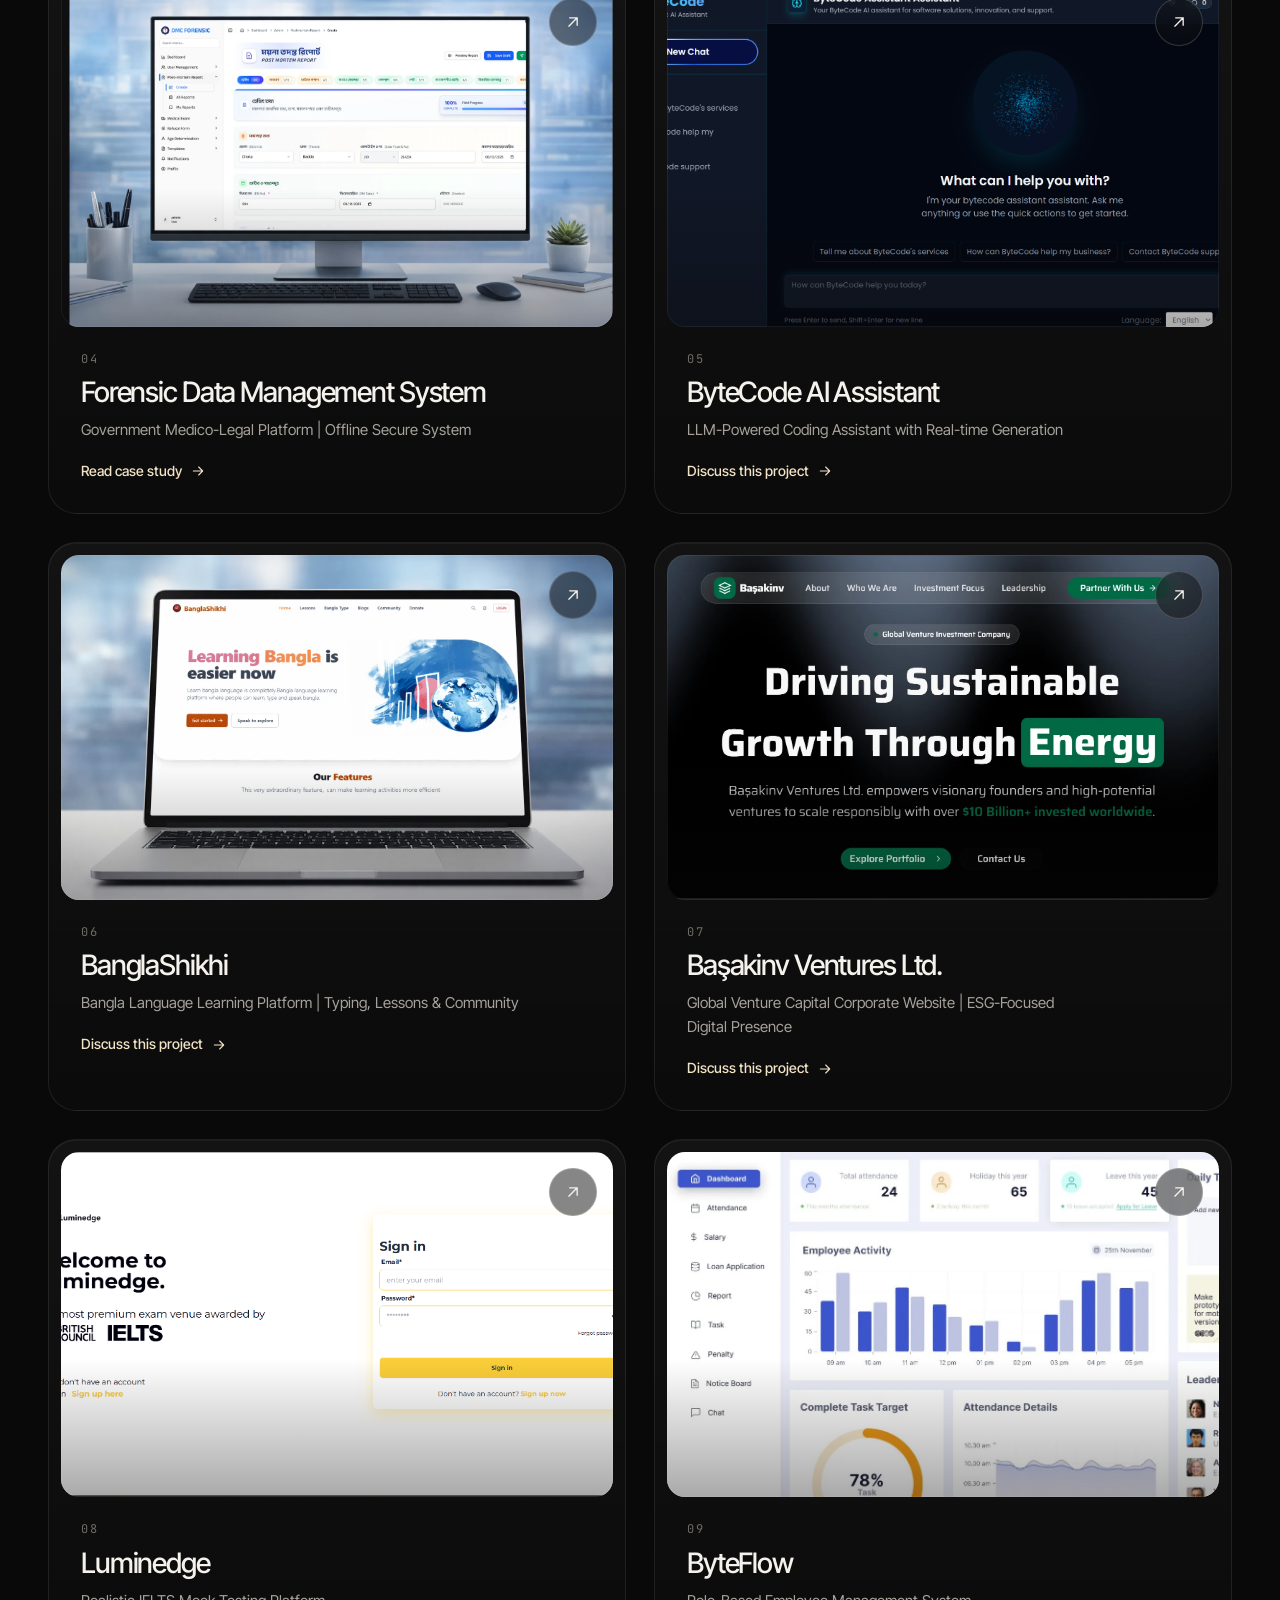
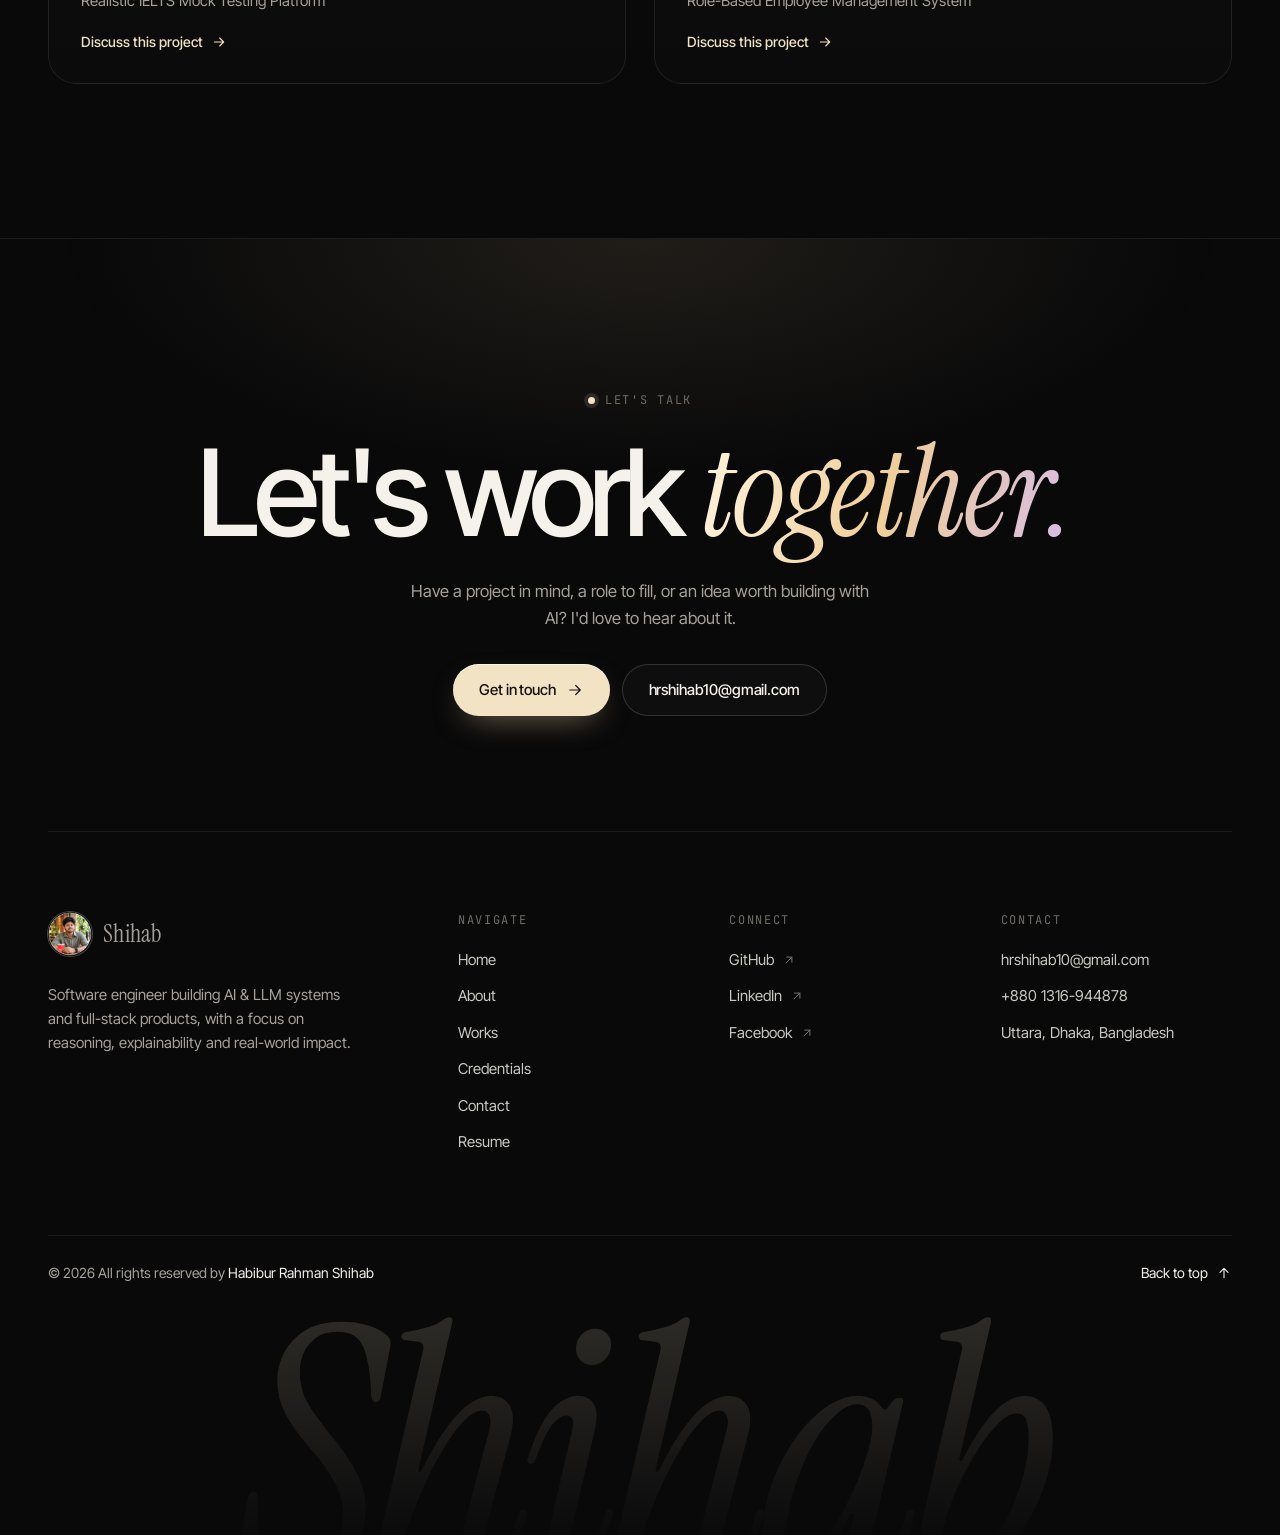
<file: works.html>
<!DOCTYPE html>
<html lang="en">

<head>
  <meta charset="UTF-8" />
  <meta name="viewport" content="width=device-width, initial-scale=1.0" />
  <title>Projects - Habibur Rahman Shihab</title>
  <meta name="description" content="Selected projects by Habibur Rahman Shihab — government platforms, AI products and full-stack applications." />
  <link rel="canonical" href="https://hrshihab.github.io/portfolio/works.html" />
  <meta property="og:type" content="website" />
  <meta property="og:site_name" content="Habibur Rahman Shihab" />
  <meta property="og:title" content="Projects - Habibur Rahman Shihab" />
  <meta property="og:description" content="Selected projects by Habibur Rahman Shihab — government platforms, AI products and full-stack applications." />
  <meta property="og:url" content="https://hrshihab.github.io/portfolio/works.html" />
  <meta property="og:image" content="https://hrshihab.github.io/portfolio/assets/images/og-cover.jpg" />
  <meta property="og:image:width" content="1200" />
  <meta property="og:image:height" content="630" />
  <meta name="twitter:card" content="summary_large_image" />
  <meta name="twitter:title" content="Projects - Habibur Rahman Shihab" />
  <meta name="twitter:description" content="Selected projects by Habibur Rahman Shihab — government platforms, AI products and full-stack applications." />
  <meta name="twitter:image" content="https://hrshihab.github.io/portfolio/assets/images/og-cover.jpg" />
  <meta name="theme-color" content="#09090a" />
  <link rel="icon" type="image/png" href="./assets/images/Shihab/logo/favicon.png" />
  <link rel="shortcut icon" href="./assets/images/Shihab/logo/favicon.png" type="image/png" />

  <!-- Fonts -->
  <link rel="preconnect" href="https://fonts.googleapis.com" />
  <link rel="preconnect" href="https://fonts.gstatic.com" crossorigin />
  <link href="https://fonts.googleapis.com/css2?family=Noto+Sans+Bengali:wght@400;600;700&family=Instrument+Serif:ital@0;1&family=Inter+Tight:wght@300..700&family=JetBrains+Mono:wght@400;500&display=swap" rel="stylesheet" />

  <link rel="stylesheet" href="./assets/css/modern.css" />
  <script>document.documentElement.classList.add("js");</script>
  <script src="./assets/js/modern.js" defer></script>
</head>

<body id="top">
  <a class="skip-link" href="#main">Skip to content</a>

  <!-- Header -->
  <header class="site-header" data-header>
    <div class="container site-header__inner">
      <a href="./index.html" class="brand">
        <img class="brand__avatar" src="./assets/images/Shihab/profile/cafe-circle.jpg" alt="Shihab" width="44" height="44" /><span class="brand__name">Shihab</span>
      </a>

      <nav class="site-nav" id="site-nav" aria-label="Primary">
        <ul class="site-nav__list">
          <li><a class="site-nav__link" href="index.html"><span class="site-nav__num">01</span>Home</a></li>
          <li><a class="site-nav__link" href="about.html"><span class="site-nav__num">02</span>About</a></li>
          <li><a class="site-nav__link" href="works.html" aria-current="page"><span class="site-nav__num">03</span>Works</a></li>
          <li><a class="site-nav__link" href="credentials.html"><span class="site-nav__num">04</span>Credentials</a></li>
          <li><a class="site-nav__link" href="contact.html"><span class="site-nav__num">05</span>Contact</a></li>
        </ul>
        <div class="site-nav__footer">
          <a href="./cv.html" class="btn btn--primary">My Resume <svg class="icon icon--diag" viewBox="0 0 24 24" aria-hidden="true"><path d="M7 17 17 7M8 7h9v9"/></svg></a>
          <a href="mailto:hrshihab10@gmail.com" class="label">hrshihab10@gmail.com</a>
        </div>
      </nav>

      <div class="site-header__actions">
        <a href="./cv.html" class="btn btn--primary btn--sm site-header__cta">My Resume <svg class="icon icon--diag" viewBox="0 0 24 24" aria-hidden="true"><path d="M7 17 17 7M8 7h9v9"/></svg></a>
        <button class="nav-toggle" type="button" aria-controls="site-nav" aria-expanded="false" aria-label="Open menu" data-nav-toggle>
          <span></span><span></span>
        </button>
      </div>
    </div>
  </header>

  <main id="main">
    <!-- Page hero -->
    <section class="page-hero">
      <div class="container page-hero__inner">
        <span class="label" data-reveal><span class="label__num">01</span>Selected work</span>
        <h1 class="page-title" data-reveal>My <em>projects</em></h1>
        <p class="lead" data-reveal>Government platforms, AI products and full-stack applications, built for real users and real-world requirements.</p>
      </div>
    </section>

    <!-- Projects -->
    <section class="projects-area">
      <div class="container projects-grid">
        <a href="https://studentsquare.org/" target="_blank" rel="noopener" class="card card--link project-card project-card--featured" data-reveal>
          <div class="project-card__media">
            <img src="./assets/images/projects/studentsquare.webp" alt="Student Square screenshot" loading="lazy" />
            <span class="arrow-btn"><svg class="icon" viewBox="0 0 24 24" aria-hidden="true"><path d="M7 17 17 7M8 7h9v9"/></svg></span>
          </div>
          <div class="project-card__body">
            <span class="label">01 · Featured</span>
            <h2 class="project-card__title">Student Square</h2>
            <p class="project-card__tagline">Student Counselling &amp; Career Guidance Platform | 5000+ Students</p>
            <span class="project-card__cta">Visit live site <svg class="icon" viewBox="0 0 24 24" aria-hidden="true"><path d="M5 12h14M13 6l6 6-6 6"/></svg></span>
          </div>
        </a>

        <a href="https://gizmora-bd.vercel.app/" target="_blank" rel="noopener" class="card card--link project-card" data-reveal>
          <div class="project-card__media">
            <img src="./assets/images/projects/gizmora.webp" alt="Gizmora screenshot" loading="lazy" />
            <span class="arrow-btn"><svg class="icon" viewBox="0 0 24 24" aria-hidden="true"><path d="M7 17 17 7M8 7h9v9"/></svg></span>
          </div>
          <div class="project-card__body">
            <span class="label">02</span>
            <h2 class="project-card__title">Gizmora</h2>
            <p class="project-card__tagline">Gadget Prices &amp; Specs in Bangladesh | 27 Shops Compared</p>
            <span class="project-card__cta">Visit live site <svg class="icon" viewBox="0 0 24 24" aria-hidden="true"><path d="M5 12h14M13 6l6 6-6 6"/></svg></span>
          </div>
        </a>

        <a href="https://barnadhya.com/" target="_blank" rel="noopener" class="card card--link project-card" data-reveal>
          <div class="project-card__media">
            <img src="./assets/images/projects/barnadhya.webp" alt="Barnadhya (বর্ণাঢ্য) screenshot" loading="lazy" />
            <span class="arrow-btn"><svg class="icon" viewBox="0 0 24 24" aria-hidden="true"><path d="M7 17 17 7M8 7h9v9"/></svg></span>
          </div>
          <div class="project-card__body">
            <span class="label">03</span>
            <h2 class="project-card__title">Barnadhya (বর্ণাঢ্য)</h2>
            <p class="project-card__tagline">Ideas. Knowledge. Technology. | Independent Studio</p>
            <span class="project-card__cta">Visit live site <svg class="icon" viewBox="0 0 24 24" aria-hidden="true"><path d="M5 12h14M13 6l6 6-6 6"/></svg></span>
          </div>
        </a>

        <a href="./work-details.html" class="card card--link project-card" data-reveal>
          <div class="project-card__media">
            <img src="./assets/images/projects/forensic/image.webp" alt="Forensic Data Management System" width="1563" height="1563" />
            <span class="arrow-btn"><svg class="icon" viewBox="0 0 24 24" aria-hidden="true"><path d="M7 17 17 7M8 7h9v9"/></svg></span>
          </div>
          <div class="project-card__body">
            <span class="label">04</span>
            <h2 class="project-card__title">Forensic Data Management System</h2>
            <p class="project-card__tagline">Government Medico-Legal Platform | Offline Secure System</p>
            <span class="project-card__cta">Read case study <svg class="icon" viewBox="0 0 24 24" aria-hidden="true"><path d="M5 12h14M13 6l6 6-6 6"/></svg></span>
          </div>
        </a>

        <a href="./contact.html" class="card card--link project-card" data-reveal>
          <div class="project-card__media">
            <img src="./assets/images/projects/bytecodeAi/image.png" alt="ByteCode AI Assistant" width="1902" height="953" loading="lazy" />
            <span class="arrow-btn"><svg class="icon" viewBox="0 0 24 24" aria-hidden="true"><path d="M7 17 17 7M8 7h9v9"/></svg></span>
          </div>
          <div class="project-card__body">
            <span class="label">05</span>
            <h2 class="project-card__title">ByteCode AI Assistant</h2>
            <p class="project-card__tagline">LLM-Powered Coding Assistant with Real-time Generation</p>
            <span class="project-card__cta">Discuss this project <svg class="icon" viewBox="0 0 24 24" aria-hidden="true"><path d="M5 12h14M13 6l6 6-6 6"/></svg></span>
          </div>
        </a>

        <a href="./contact.html" class="card card--link project-card" data-reveal>
          <div class="project-card__media">
            <img src="./assets/images/projects/banglashikhi/banglashikhi.webp" alt="BanglaShikhi" width="1536" height="1024" loading="lazy" />
            <span class="arrow-btn"><svg class="icon" viewBox="0 0 24 24" aria-hidden="true"><path d="M7 17 17 7M8 7h9v9"/></svg></span>
          </div>
          <div class="project-card__body">
            <span class="label">06</span>
            <h2 class="project-card__title">BanglaShikhi</h2>
            <p class="project-card__tagline">Bangla Language Learning Platform | Typing, Lessons &amp; Community</p>
            <span class="project-card__cta">Discuss this project <svg class="icon" viewBox="0 0 24 24" aria-hidden="true"><path d="M5 12h14M13 6l6 6-6 6"/></svg></span>
          </div>
        </a>

        <a href="./contact.html" class="card card--link project-card" data-reveal>
          <div class="project-card__media">
            <img src="./assets/images/projects/basakinv/image.webp" alt="Başakinv Ventures" width="1893" height="961" loading="lazy" />
            <span class="arrow-btn"><svg class="icon" viewBox="0 0 24 24" aria-hidden="true"><path d="M7 17 17 7M8 7h9v9"/></svg></span>
          </div>
          <div class="project-card__body">
            <span class="label">07</span>
            <h2 class="project-card__title">Başakinv Ventures Ltd.</h2>
            <p class="project-card__tagline">Global Venture Capital Corporate Website | ESG-Focused Digital Presence</p>
            <span class="project-card__cta">Discuss this project <svg class="icon" viewBox="0 0 24 24" aria-hidden="true"><path d="M5 12h14M13 6l6 6-6 6"/></svg></span>
          </div>
        </a>

        <a href="./contact.html" class="card card--link project-card" data-reveal>
          <div class="project-card__media">
            <img src="./assets/images/projects/luminedge/image.png" alt="Luminedge" width="1907" height="961" loading="lazy" />
            <span class="arrow-btn"><svg class="icon" viewBox="0 0 24 24" aria-hidden="true"><path d="M7 17 17 7M8 7h9v9"/></svg></span>
          </div>
          <div class="project-card__body">
            <span class="label">08</span>
            <h2 class="project-card__title">Luminedge</h2>
            <p class="project-card__tagline">Realistic IELTS Mock Testing Platform</p>
            <span class="project-card__cta">Discuss this project <svg class="icon" viewBox="0 0 24 24" aria-hidden="true"><path d="M5 12h14M13 6l6 6-6 6"/></svg></span>
          </div>
        </a>

        <a href="./contact.html" class="card card--link project-card" data-reveal>
          <div class="project-card__media">
            <img src="./assets/images/projects/byteflow/byteflow.jpg" alt="ByteFlow" width="1149" height="849" loading="lazy" />
            <span class="arrow-btn"><svg class="icon" viewBox="0 0 24 24" aria-hidden="true"><path d="M7 17 17 7M8 7h9v9"/></svg></span>
          </div>
          <div class="project-card__body">
            <span class="label">09</span>
            <h2 class="project-card__title">ByteFlow</h2>
            <p class="project-card__tagline">Role-Based Employee Management System</p>
            <span class="project-card__cta">Discuss this project <svg class="icon" viewBox="0 0 24 24" aria-hidden="true"><path d="M5 12h14M13 6l6 6-6 6"/></svg></span>
          </div>
        </a>
      </div>
    </section>
  </main>

  <!-- Footer -->
  <footer class="site-footer">
    <div class="container">
      <section class="cta-band" aria-labelledby="cta-title">
        <span class="label label--dot" data-reveal>Let's talk</span>
        <h2 class="cta-band__title" id="cta-title" data-reveal>Let's work <em>together.</em></h2>
        <p class="cta-band__text" data-reveal>Have a project in mind, a role to fill, or an idea worth building with AI? I'd love to hear about it.</p>
        <div class="cta-band__actions" data-reveal>
          <a href="./contact.html" class="btn btn--primary">Get in touch <svg class="icon" viewBox="0 0 24 24" aria-hidden="true"><path d="M5 12h14M13 6l6 6-6 6"/></svg></a>
          <a href="mailto:hrshihab10@gmail.com" class="btn btn--ghost">hrshihab10@gmail.com</a>
        </div>
      </section>

      <div class="footer-grid">
        <div class="footer-brand">
          <a href="./index.html" class="brand"><img class="brand__avatar" src="./assets/images/Shihab/profile/cafe-circle.jpg" alt="Shihab" width="44" height="44" /><span class="brand__name">Shihab</span></a>
          <p>Software engineer building AI &amp; LLM systems and full-stack products, with a focus on reasoning, explainability and real-world impact.</p>
        </div>
        <div class="footer-col">
          <h2 class="label">Navigate</h2>
          <ul class="footer-links">
            <li><a href="index.html">Home</a></li>
            <li><a href="about.html">About</a></li>
            <li><a href="works.html">Works</a></li>
            <li><a href="credentials.html">Credentials</a></li>
            <li><a href="contact.html">Contact</a></li>
            <li><a href="cv.html">Resume</a></li>
          </ul>
        </div>
        <div class="footer-col">
          <h2 class="label">Connect</h2>
          <ul class="footer-links">
            <li><a href="https://github.com/hrshihab" target="_blank" rel="noopener">GitHub <svg class="icon" viewBox="0 0 24 24" aria-hidden="true"><path d="M7 17 17 7M8 7h9v9"/></svg></a></li>
            <li><a href="https://www.linkedin.com/in/hrshihab" target="_blank" rel="noopener">LinkedIn <svg class="icon" viewBox="0 0 24 24" aria-hidden="true"><path d="M7 17 17 7M8 7h9v9"/></svg></a></li>
            <li><a href="https://www.facebook.com/hrshihab2016/" target="_blank" rel="noopener">Facebook <svg class="icon" viewBox="0 0 24 24" aria-hidden="true"><path d="M7 17 17 7M8 7h9v9"/></svg></a></li>
          </ul>
        </div>
        <div class="footer-col">
          <h2 class="label">Contact</h2>
          <ul class="footer-links">
            <li><a href="mailto:hrshihab10@gmail.com">hrshihab10@gmail.com</a></li>
            <li><a href="tel:+8801316944878">+880 1316-944878</a></li>
            <li><span>Uttara, Dhaka, Bangladesh</span></li>
          </ul>
        </div>
      </div>

      <div class="footer-bottom">
        <p>&copy; <span data-year>2026</span> All rights reserved by <span class="footer-bottom__name">Habibur Rahman Shihab</span></p>
        <a href="#top" class="to-top">Back to top <svg class="icon" viewBox="0 0 24 24" aria-hidden="true"><path d="M12 19V5M6 11l6-6 6 6"/></svg></a>
      </div>
    </div>
    <div class="footer-mark" aria-hidden="true">Shihab</div>
  </footer>
</body>

</html>
</file>
<file: assets/css/modern.css>
/* ==========================================================================
   Habibur Rahman Shihab — Portfolio
   modern.css · shared design system for every page
   --------------------------------------------------------------------------
   01. Tokens
   02. Base & reset
   03. Typography
   04. Layout
   05. Buttons, labels, chips, icons
   06. Header & navigation
   07. Sections & page heroes
   08. Cards
   09. Marquee
   10. Home
   11. About
   12. Works
   13. Work details
   14. Credentials
   15. Contact
   16. CV
   17. Footer
   18. Motion
   19. Responsive
   20. Print
   ========================================================================== */

/* 01. Tokens ============================================================== */
:root {
  color-scheme: dark;

  --bg: #09090a;
  --bg-soft: #0f0f11;
  --surface: rgba(255, 255, 255, 0.028);
  --surface-hover: rgba(255, 255, 255, 0.05);
  --line: rgba(255, 255, 255, 0.08);
  --line-strong: rgba(255, 255, 255, 0.15);

  --text: #f5f2ec;
  --text-muted: #a6a29b;
  --text-dim: #6f6c67;

  --cream: #f3e3c5;
  --cream-bright: #fff1d9;
  --amber: #e7b977;
  --violet: #a9a6ff;
  --ink: #15130f;

  --grad-text: linear-gradient(100deg, #fff4df 0%, #f0cf9b 48%, #cdb6ff 115%);
  --grad-fill: linear-gradient(90deg, var(--amber), var(--cream));
  --shadow-lg: 0 40px 80px -40px rgba(0, 0, 0, 0.85);

  --radius-xs: 8px;
  --radius-sm: 14px;
  --radius: 20px;
  --radius-lg: 28px;
  --radius-pill: 999px;

  --font-sans: "Inter Tight", "Inter", "Noto Sans Bengali", "Kalpurush", "Nirmala UI", "Vrinda", ui-sans-serif, system-ui, -apple-system, "Segoe UI", Roboto, sans-serif;
  --font-serif: "Instrument Serif", "Noto Sans Bengali", "Nirmala UI", "Iowan Old Style", Georgia, serif;
  --font-mono: "JetBrains Mono", ui-monospace, SFMono-Regular, Menlo, Consolas, monospace;

  --ease-out: cubic-bezier(0.16, 1, 0.3, 1);
  --ease-in-out: cubic-bezier(0.65, 0, 0.35, 1);

  --container: 1240px;
  --gutter: clamp(20px, 4.5vw, 48px);
  --section-y: clamp(96px, 12vw, 168px);
  --header-h: 76px;
}

/* 02. Base & reset ======================================================== */
*,
*::before,
*::after {
  box-sizing: border-box;
}

* {
  margin: 0;
}

html {
  -webkit-text-size-adjust: 100%;
  scroll-behavior: smooth;
  scroll-padding-top: calc(var(--header-h) + 16px);
}

html.nav-open {
  overflow: hidden;
}

body {
  position: relative;
  min-height: 100vh;
  overflow-x: clip;
  background: var(--bg);
  color: var(--text-muted);
  font-family: var(--font-sans);
  font-size: 16px;
  line-height: 1.6;
  -webkit-font-smoothing: antialiased;
  -moz-osx-font-smoothing: grayscale;
  text-rendering: optimizeLegibility;
}

/* Ambient glow */
body::before {
  content: "";
  position: fixed;
  inset: 0;
  z-index: -2;
  pointer-events: none;
  background:
    radial-gradient(60rem 36rem at 88% -14%, rgba(240, 207, 155, 0.11), transparent 62%),
    radial-gradient(48rem 34rem at -12% 18%, rgba(169, 166, 255, 0.07), transparent 62%),
    radial-gradient(44rem 30rem at 50% 118%, rgba(240, 207, 155, 0.06), transparent 62%);
}

/* Film grain */
body::after {
  content: "";
  position: fixed;
  inset: 0;
  z-index: -1;
  pointer-events: none;
  opacity: 0.045;
  background-image: url("data:image/svg+xml,%3Csvg xmlns='http://www.w3.org/2000/svg' width='180' height='180'%3E%3Cfilter id='n'%3E%3CfeTurbulence type='fractalNoise' baseFrequency='.85' numOctaves='3' stitchTiles='stitch'/%3E%3C/filter%3E%3Crect width='100%25' height='100%25' filter='url(%23n)'/%3E%3C/svg%3E");
}

img,
svg,
video {
  display: block;
  max-width: 100%;
}

img {
  height: auto;
}

a {
  color: inherit;
  text-decoration: none;
}

button,
input,
textarea,
select {
  font: inherit;
  color: inherit;
}

button {
  cursor: pointer;
  background: none;
  border: 0;
  padding: 0;
}

ul,
ol {
  list-style: none;
  padding: 0;
}

address {
  font-style: normal;
}

::selection {
  background: rgba(243, 227, 197, 0.9);
  color: var(--ink);
}

:focus-visible {
  outline: 2px solid var(--cream);
  outline-offset: 3px;
  border-radius: 6px;
}

.skip-link {
  position: fixed;
  top: -100px;
  left: 16px;
  z-index: 1000;
  padding: 10px 16px;
  border-radius: var(--radius-pill);
  background: var(--cream);
  color: var(--ink);
  font-weight: 500;
  transition: top 0.3s var(--ease-out);
}

.skip-link:focus {
  top: 16px;
}

.sr-only {
  position: absolute;
  width: 1px;
  height: 1px;
  padding: 0;
  margin: -1px;
  overflow: hidden;
  clip: rect(0, 0, 0, 0);
  white-space: nowrap;
  border: 0;
}

/* 03. Typography ========================================================== */
h1,
h2,
h3,
h4,
h5,
h6 {
  color: var(--text);
  font-weight: 500;
  line-height: 1.1;
  letter-spacing: -0.025em;
}

p {
  text-wrap: pretty;
}

strong {
  color: var(--text);
  font-weight: 500;
}

.display {
  font-size: clamp(3.5rem, 10vw, 9rem);
  line-height: 0.9;
  letter-spacing: -0.055em;
}

.page-title {
  font-size: clamp(3rem, 7.6vw, 6.75rem);
  line-height: 0.95;
  letter-spacing: -0.05em;
  max-width: 14ch;
}

.section-title {
  font-size: clamp(2.25rem, 4.8vw, 4.25rem);
  line-height: 1;
  letter-spacing: -0.045em;
}

/* Serif italic accent words */
.display em,
.page-title em,
.section-title em,
.cta-band__title em,
.accent {
  font-family: var(--font-serif);
  font-style: italic;
  font-weight: 400;
  font-size: 1.06em;
  letter-spacing: -0.015em;
  padding-right: 0.08em;
  background: var(--grad-text);
  -webkit-background-clip: text;
  background-clip: text;
  -webkit-text-fill-color: transparent;
  color: transparent;
}

.lead {
  max-width: 60ch;
  color: var(--text-muted);
  font-size: clamp(1.05rem, 1.35vw, 1.22rem);
  line-height: 1.65;
}

.prose p {
  font-size: clamp(1.02rem, 1.2vw, 1.12rem);
  line-height: 1.8;
}

.prose p + p {
  margin-top: 1.15em;
}

/* 04. Layout ============================================================== */
.container {
  width: 100%;
  max-width: calc(var(--container) + var(--gutter) * 2);
  margin-inline: auto;
  padding-inline: var(--gutter);
}

.grid-3 {
  display: grid;
  grid-template-columns: repeat(3, minmax(0, 1fr));
  gap: 20px;
}

.split {
  display: grid;
  grid-template-columns: repeat(2, minmax(0, 1fr));
  gap: clamp(40px, 6vw, 88px);
}

/* 05. Buttons, labels, chips, icons ====================================== */
.icon {
  width: 1.25em;
  height: 1.25em;
  flex-shrink: 0;
  fill: none;
  stroke: currentColor;
  stroke-width: 1.6;
  stroke-linecap: round;
  stroke-linejoin: round;
}

.icon--fill {
  fill: currentColor;
  stroke: none;
}

.label {
  display: inline-flex;
  align-items: center;
  gap: 10px;
  color: var(--text-dim);
  font-family: var(--font-mono);
  font-size: 12px;
  font-weight: 400;
  line-height: 1.4;
  letter-spacing: 0.14em;
  text-transform: uppercase;
}

.label__num {
  color: var(--cream);
}

.label__num::after {
  content: "/";
  margin-left: 10px;
  color: var(--text-dim);
}

.label--dot::before {
  content: "";
  width: 7px;
  height: 7px;
  border-radius: 50%;
  background: var(--cream);
  box-shadow: 0 0 0 4px rgba(243, 227, 197, 0.12);
  animation: pulse 2.6s var(--ease-in-out) infinite;
}

@keyframes pulse {
  0%,
  100% {
    box-shadow: 0 0 0 4px rgba(243, 227, 197, 0.12);
  }
  50% {
    box-shadow: 0 0 0 8px rgba(243, 227, 197, 0);
  }
}

.btn {
  --btn-h: 52px;
  position: relative;
  display: inline-flex;
  align-items: center;
  justify-content: center;
  gap: 10px;
  height: var(--btn-h);
  padding: 0 26px;
  border-radius: var(--radius-pill);
  font-size: 15px;
  font-weight: 500;
  letter-spacing: -0.01em;
  white-space: nowrap;
  transition:
    background-color 0.35s,
    color 0.35s,
    border-color 0.35s,
    box-shadow 0.5s var(--ease-out),
    translate 0.5s var(--ease-out);
}

.btn .icon {
  width: 18px;
  height: 18px;
  transition: translate 0.5s var(--ease-out);
}

.btn:hover .icon {
  translate: 3px 0;
}

.btn:hover .icon--diag {
  translate: 2px -2px;
}

.btn--primary {
  background: var(--cream);
  color: var(--ink);
  box-shadow:
    inset 0 1px 0 rgba(255, 255, 255, 0.65),
    0 12px 32px -14px rgba(240, 207, 155, 0.6);
}

.btn--primary:hover {
  background: var(--cream-bright);
  box-shadow:
    inset 0 1px 0 rgba(255, 255, 255, 0.65),
    0 18px 44px -14px rgba(240, 207, 155, 0.8);
  translate: 0 -1px;
}

.btn--ghost {
  border: 1px solid var(--line-strong);
  background: rgba(255, 255, 255, 0.025);
  color: var(--text);
}

.btn--ghost:hover {
  border-color: rgba(243, 227, 197, 0.45);
  background: rgba(243, 227, 197, 0.06);
}

.btn--sm {
  --btn-h: 42px;
  padding: 0 18px;
  font-size: 14px;
}

.btn--block {
  width: 100%;
}

.btn[disabled] {
  opacity: 0.6;
  pointer-events: none;
}

.chip {
  display: inline-flex;
  align-items: center;
  gap: 8px;
  padding: 6px 12px;
  border: 1px solid var(--line);
  border-radius: var(--radius-pill);
  background: var(--surface);
  color: var(--text-muted);
  font-size: 13px;
  line-height: 1.3;
}

.chip--accent {
  border-color: rgba(243, 227, 197, 0.3);
  background: rgba(243, 227, 197, 0.07);
  color: var(--cream);
}

.link-arrow {
  position: relative;
  display: inline-flex;
  align-items: center;
  gap: 8px;
  width: fit-content;
  padding-bottom: 4px;
  color: var(--text);
  font-size: 15px;
  font-weight: 500;
  transition: color 0.3s;
}

.link-arrow::after {
  content: "";
  position: absolute;
  left: 0;
  right: 0;
  bottom: 0;
  height: 1px;
  background: currentColor;
  opacity: 0.4;
  transform: scaleX(0.35);
  transform-origin: left;
  transition:
    transform 0.6s var(--ease-out),
    opacity 0.3s;
}

.link-arrow .icon {
  width: 16px;
  height: 16px;
  transition: translate 0.5s var(--ease-out);
}

.link-arrow:hover {
  color: var(--cream);
}

.link-arrow:hover::after {
  opacity: 1;
  transform: scaleX(1);
}

.link-arrow:hover .icon {
  translate: 3px 0;
}

.arrow-btn {
  display: inline-grid;
  place-items: center;
  flex-shrink: 0;
  width: 48px;
  height: 48px;
  border: 1px solid var(--line-strong);
  border-radius: 50%;
  color: var(--text);
  transition:
    background-color 0.4s,
    color 0.4s,
    border-color 0.4s,
    rotate 0.6s var(--ease-out);
}

.arrow-btn .icon {
  width: 20px;
  height: 20px;
}

.icon-tile {
  display: inline-grid;
  place-items: center;
  flex-shrink: 0;
  width: 52px;
  height: 52px;
  border: 1px solid var(--line-strong);
  border-radius: var(--radius-sm);
  background: linear-gradient(180deg, rgba(243, 227, 197, 0.12), rgba(243, 227, 197, 0.02));
  color: var(--cream);
}

.icon-tile .icon {
  width: 22px;
  height: 22px;
}

.socials {
  display: flex;
  flex-wrap: wrap;
  gap: 10px;
}

.social {
  display: inline-grid;
  place-items: center;
  width: 48px;
  height: 48px;
  border: 1px solid var(--line-strong);
  border-radius: 50%;
  color: var(--text);
  transition:
    background-color 0.35s,
    color 0.35s,
    border-color 0.35s,
    translate 0.5s var(--ease-out);
}

.social .icon {
  width: 20px;
  height: 20px;
}

.social:hover {
  border-color: var(--cream);
  background: var(--cream);
  color: var(--ink);
  translate: 0 -2px;
}

/* 06. Header & navigation ================================================ */
.site-header {
  position: fixed;
  inset: 0 0 auto;
  z-index: 100;
  height: var(--header-h);
}

/* Glass bar lives on a pseudo-element so the fixed mobile menu is not trapped */
.site-header::before {
  content: "";
  position: absolute;
  inset: 0;
  border-bottom: 1px solid var(--line);
  background: rgba(9, 9, 10, 0.62);
  -webkit-backdrop-filter: blur(18px) saturate(140%);
  backdrop-filter: blur(18px) saturate(140%);
  opacity: 0;
  transition: opacity 0.45s;
}

.site-header.is-scrolled::before {
  opacity: 1;
}

.site-header__inner {
  position: relative;
  display: grid;
  grid-template-columns: 1fr auto 1fr;
  align-items: center;
  gap: 24px;
  height: 100%;
}

.brand {
  position: relative;
  z-index: 2;
  display: inline-flex;
  align-items: center;
  width: fit-content;
  transition: opacity 0.3s;
}

.brand:hover {
  opacity: 0.8;
}

.brand img {
  width: auto;
  height: 26px;
}

.site-nav__list {
  display: flex;
  align-items: center;
  gap: 2px;
  padding: 5px;
  border: 1px solid var(--line);
  border-radius: var(--radius-pill);
  background: rgba(20, 20, 22, 0.55);
  -webkit-backdrop-filter: blur(14px);
  backdrop-filter: blur(14px);
}

.site-nav__link {
  display: inline-flex;
  align-items: baseline;
  gap: 8px;
  padding: 8px 16px;
  border-radius: var(--radius-pill);
  color: var(--text-muted);
  font-size: 14px;
  font-weight: 450;
  transition:
    color 0.3s,
    background-color 0.3s;
}

.site-nav__link:hover {
  color: var(--text);
}

.site-nav__link[aria-current="page"] {
  background: rgba(255, 255, 255, 0.08);
  box-shadow: inset 0 1px 0 rgba(255, 255, 255, 0.06);
  color: var(--text);
}

.site-nav__num,
.site-nav__footer {
  display: none;
}

.site-header__actions {
  position: relative;
  z-index: 2;
  display: flex;
  align-items: center;
  justify-content: flex-end;
  gap: 12px;
}

.nav-toggle {
  position: relative;
  display: none;
  width: 46px;
  height: 46px;
  border: 1px solid var(--line-strong);
  border-radius: 50%;
  background: rgba(20, 20, 22, 0.55);
}

.nav-toggle span {
  position: absolute;
  left: 14px;
  right: 14px;
  height: 1.5px;
  border-radius: 2px;
  background: var(--text);
  transition:
    top 0.4s var(--ease-out),
    rotate 0.4s var(--ease-out);
}

.nav-toggle span:first-child {
  top: 18px;
}

.nav-toggle span:last-child {
  top: 26px;
}

.nav-open .nav-toggle span:first-child,
.nav-open .nav-toggle span:last-child {
  top: 22px;
}

.nav-open .nav-toggle span:first-child {
  rotate: 45deg;
}

.nav-open .nav-toggle span:last-child {
  rotate: -45deg;
}

/* 07. Sections & page heroes ============================================= */
main {
  display: block;
}

.section {
  position: relative;
  padding-top: var(--section-y);
}

.section-head {
  display: grid;
  grid-template-columns: minmax(170px, 1fr) minmax(0, 3fr);
  gap: 24px clamp(24px, 5vw, 80px);
  align-items: start;
  margin-bottom: clamp(48px, 6vw, 88px);
  padding-top: 28px;
  border-top: 1px solid var(--line);
}

.section-head > .label {
  padding-top: 0.9em;
}

.section-head__main {
  display: grid;
  gap: 22px;
  justify-items: start;
}

/* Grid backdrop shared by heroes */
.hero::before,
.page-hero::before {
  content: "";
  position: absolute;
  inset: 0;
  z-index: -1;
  pointer-events: none;
  background-image:
    linear-gradient(rgba(255, 255, 255, 0.035) 1px, transparent 1px),
    linear-gradient(90deg, rgba(255, 255, 255, 0.035) 1px, transparent 1px);
  background-size: 72px 72px;
  -webkit-mask-image: radial-gradient(ellipse 70% 65% at 50% 0%, #000 25%, transparent 75%);
  mask-image: radial-gradient(ellipse 70% 65% at 50% 0%, #000 25%, transparent 75%);
}

.page-hero {
  position: relative;
  padding-top: calc(var(--header-h) + clamp(72px, 11vw, 150px));
  padding-bottom: clamp(48px, 6vw, 80px);
}

.page-hero__inner {
  display: grid;
  gap: 28px;
  justify-items: start;
}

.page-hero__meta {
  display: flex;
  flex-wrap: wrap;
  gap: 10px;
  margin-top: 8px;
}

.breadcrumb {
  display: flex;
  flex-wrap: wrap;
  align-items: center;
  gap: 10px;
}

.breadcrumb a {
  transition: color 0.3s;
}

.breadcrumb a:hover {
  color: var(--text);
}

.breadcrumb [aria-current] {
  color: var(--cream);
}

/* 08. Cards =============================================================== */
.card {
  position: relative;
  isolation: isolate;
  overflow: hidden;
  border: 1px solid var(--line);
  border-radius: var(--radius-lg);
  background: linear-gradient(180deg, rgba(255, 255, 255, 0.045), rgba(255, 255, 255, 0.012));
  box-shadow: inset 0 1px 0 rgba(255, 255, 255, 0.04);
  transition:
    border-color 0.45s,
    translate 0.7s var(--ease-out),
    box-shadow 0.6s var(--ease-out);
}

/* Cursor spotlight */
.card::before {
  content: "";
  position: absolute;
  inset: 0;
  z-index: -1;
  pointer-events: none;
  background: radial-gradient(520px circle at var(--mx, 50%) var(--my, 0%), rgba(243, 227, 197, 0.085), transparent 45%);
  opacity: 0;
  transition: opacity 0.5s;
}

/* Cursor-following border highlight */
.card::after {
  content: "";
  position: absolute;
  inset: 0;
  padding: 1px;
  border-radius: inherit;
  pointer-events: none;
  background: radial-gradient(340px circle at var(--mx, 50%) var(--my, 0%), rgba(243, 227, 197, 0.55), transparent 45%);
  -webkit-mask:
    linear-gradient(#000 0 0) content-box,
    linear-gradient(#000 0 0);
  -webkit-mask-composite: xor;
  mask:
    linear-gradient(#000 0 0) content-box,
    linear-gradient(#000 0 0);
  mask-composite: exclude;
  opacity: 0;
  transition: opacity 0.5s;
}

.card:hover::before,
.card:hover::after {
  opacity: 1;
}

.card--link {
  display: block;
}

.card--link:hover {
  translate: 0 -4px;
  border-color: var(--line-strong);
  box-shadow:
    inset 0 1px 0 rgba(255, 255, 255, 0.05),
    0 30px 60px -30px rgba(0, 0, 0, 0.9);
}

.card--link:hover .arrow-btn {
  border-color: var(--cream);
  background: var(--cream);
  color: var(--ink);
  rotate: 45deg;
}

.card--pad {
  padding: clamp(24px, 3vw, 36px);
}

/* 09. Marquee ============================================================= */
.marquee {
  position: relative;
  overflow: hidden;
  padding-block: clamp(22px, 3vw, 38px);
  border-block: 1px solid var(--line);
  -webkit-mask-image: linear-gradient(90deg, transparent, #000 8%, #000 92%, transparent);
  mask-image: linear-gradient(90deg, transparent, #000 8%, #000 92%, transparent);
}

.marquee__track {
  display: flex;
  width: max-content;
}

.js .marquee__track {
  animation: marquee var(--marquee-duration, 45s) linear infinite;
}

.marquee:hover .marquee__track {
  animation-play-state: paused;
}

.marquee__group {
  display: flex;
  flex-shrink: 0;
  align-items: center;
  gap: clamp(28px, 4vw, 56px);
  padding-right: clamp(28px, 4vw, 56px);
}

.marquee__item {
  color: var(--text);
  font-size: clamp(1.75rem, 4.2vw, 3.5rem);
  font-weight: 500;
  line-height: 1.1;
  letter-spacing: -0.04em;
  white-space: nowrap;
}

.marquee__item:nth-child(4n + 3) {
  font-family: var(--font-serif);
  font-style: italic;
  font-weight: 400;
  letter-spacing: -0.01em;
  color: var(--cream);
}

.marquee__sep {
  display: grid;
  place-items: center;
  color: var(--amber);
}

.marquee__sep .icon {
  width: clamp(16px, 1.8vw, 24px);
  height: clamp(16px, 1.8vw, 24px);
}

@keyframes marquee {
  to {
    transform: translate3d(calc(-1 * var(--marquee-shift, 50%)), 0, 0);
  }
}

/* 10. Home ================================================================ */
.hero {
  position: relative;
  padding-top: calc(var(--header-h) + clamp(56px, 8vw, 120px));
  padding-bottom: clamp(64px, 8vw, 112px);
}

.hero__grid {
  display: grid;
  grid-template-columns: minmax(0, 1.45fr) minmax(0, 1fr);
  gap: clamp(40px, 6vw, 96px);
  align-items: end;
}

.hero__content {
  display: flex;
  flex-direction: column;
  align-items: flex-start;
  gap: clamp(26px, 3vw, 38px);
}

.hero__title .line {
  display: block;
  overflow: hidden;
  padding-block: 0.06em 0.1em;
  margin-block: -0.06em -0.1em;
}

.hero__title .line > span {
  display: inline-block;
}

.hero__sub {
  max-width: 36ch;
  color: var(--text-muted);
  font-size: clamp(1.08rem, 1.5vw, 1.3rem);
  line-height: 1.55;
}

.hero__actions {
  display: flex;
  flex-wrap: wrap;
  gap: 12px;
}

.hero__visual {
  position: relative;
  justify-self: end;
  width: 100%;
  max-width: 460px;
}

.hero__visual::before {
  content: "";
  position: absolute;
  inset: 12% -10% -8%;
  z-index: -1;
  background: radial-gradient(closest-side, rgba(240, 207, 155, 0.3), transparent);
  filter: blur(40px);
}

.hero__portrait {
  position: relative;
  display: block;
  aspect-ratio: 4 / 5;
  overflow: hidden;
  border: 1px solid var(--line-strong);
  border-radius: var(--radius-lg);
  box-shadow: var(--shadow-lg);
}

.hero__portrait > img {
  width: 100%;
  height: 100%;
  object-fit: cover;
  object-position: 30% 18%;
  scale: 1.03;
  transition: scale 1.4s var(--ease-out);
}

.hero__portrait:hover > img {
  scale: 1.08;
}

.hero__portrait::after {
  content: "";
  position: absolute;
  inset: 0;
  background: linear-gradient(180deg, transparent 45%, rgba(9, 9, 10, 0.88));
}

.hero__badge {
  position: absolute;
  top: 18px;
  left: 18px;
  z-index: 1;
  padding: 8px 14px;
  border: 1px solid rgba(255, 255, 255, 0.16);
  border-radius: var(--radius-pill);
  background: rgba(15, 15, 17, 0.55);
  -webkit-backdrop-filter: blur(12px);
  backdrop-filter: blur(12px);
  color: var(--text);
}

.hero__caption {
  position: absolute;
  left: 22px;
  right: 22px;
  bottom: 20px;
  z-index: 1;
  display: flex;
  align-items: flex-end;
  justify-content: space-between;
  gap: 16px;
}

.hero__caption-text {
  display: grid;
  gap: 4px;
}

.hero__caption-text strong {
  font-size: 1.05rem;
}

.hero__signature {
  width: clamp(96px, 10vw, 136px);
  opacity: 0.95;
}

.stats {
  display: grid;
  grid-template-columns: repeat(3, minmax(0, 1fr));
  margin-top: clamp(64px, 8vw, 112px);
  border-top: 1px solid var(--line);
}

.stat {
  display: flex;
  flex-direction: column-reverse;
  justify-content: flex-end;
  gap: 12px;
  padding: 30px 24px 0 0;
}

.stat + .stat {
  padding-left: clamp(16px, 3vw, 40px);
  border-left: 1px solid var(--line);
}

.stat__value {
  color: var(--text);
  font-size: clamp(2.5rem, 5.4vw, 4.75rem);
  font-weight: 500;
  line-height: 1;
  letter-spacing: -0.055em;
  font-variant-numeric: tabular-nums;
}

.stat__label {
  color: var(--text-dim);
  font-family: var(--font-mono);
  font-size: 12px;
  letter-spacing: 0.12em;
  text-transform: uppercase;
}

/* Expertise */
.services {
  display: grid;
  grid-template-columns: repeat(3, minmax(0, 1fr));
  gap: 20px;
}

.service-card {
  display: flex;
  flex-direction: column;
  gap: 18px;
  min-height: 340px;
  padding: clamp(28px, 3vw, 40px);
}

.service-card__top {
  display: flex;
  align-items: center;
  justify-content: space-between;
  margin-bottom: auto;
  padding-bottom: 40px;
}

.service-card h3 {
  font-size: clamp(1.45rem, 2vw, 1.8rem);
  letter-spacing: -0.035em;
}

.service-card p {
  font-size: 15.5px;
}

/* Selected work list */
.work-list {
  border-bottom: 1px solid var(--line);
}

.work-row {
  position: relative;
  display: grid;
  grid-template-columns: 72px minmax(0, 1fr) auto;
  align-items: center;
  gap: clamp(16px, 3vw, 40px);
  padding: clamp(26px, 3vw, 38px) 0;
  border-top: 1px solid var(--line);
}

.work-row::before {
  content: "";
  position: absolute;
  inset: 0;
  z-index: -1;
  background: linear-gradient(90deg, rgba(243, 227, 197, 0.06), transparent 75%);
  opacity: 0;
  transition: opacity 0.45s;
}

.work-row__num {
  color: var(--text-dim);
  font-family: var(--font-mono);
  font-size: 13px;
  letter-spacing: 0.08em;
}

.work-row__body {
  display: grid;
  gap: 8px;
  transition: translate 0.7s var(--ease-out);
}

.work-row__title {
  color: var(--text);
  font-size: clamp(1.5rem, 3.3vw, 2.85rem);
  font-weight: 500;
  line-height: 1.05;
  letter-spacing: -0.04em;
}

.work-row__meta {
  color: var(--text-muted);
  font-size: 15px;
}

.work-row__thumb {
  position: absolute;
  top: 50%;
  right: clamp(84px, 10vw, 150px);
  z-index: 2;
  width: clamp(200px, 22vw, 300px);
  aspect-ratio: 16 / 10;
  overflow: hidden;
  border: 1px solid var(--line-strong);
  border-radius: var(--radius-sm);
  box-shadow: 0 30px 60px -20px rgba(0, 0, 0, 0.85);
  pointer-events: none;
  opacity: 0;
  transform: translateY(-50%) scale(0.82) rotate(-6deg);
  transition:
    opacity 0.45s,
    transform 0.8s var(--ease-out);
}

.work-row__thumb img {
  width: 100%;
  height: 100%;
  object-fit: cover;
}

.work-row:hover::before,
.work-row:focus-visible::before {
  opacity: 1;
}

.work-row:hover .work-row__body,
.work-row:focus-visible .work-row__body {
  translate: 12px 0;
}

.work-row:hover .work-row__thumb,
.work-row:focus-visible .work-row__thumb {
  opacity: 1;
  transform: translateY(-50%) scale(1) rotate(-3deg);
}

.work-row:hover .arrow-btn,
.work-row:focus-visible .arrow-btn {
  border-color: var(--cream);
  background: var(--cream);
  color: var(--ink);
  rotate: 45deg;
}

.section-foot {
  display: flex;
  justify-content: flex-end;
  margin-top: 32px;
}

/* Explore bento */
.bento {
  display: grid;
  grid-template-columns: minmax(0, 1.1fr) minmax(0, 1fr);
  gap: 20px;
}

.bento-card {
  display: flex;
  flex-direction: column;
  gap: 28px;
  padding: clamp(14px, 1.6vw, 18px);
}

.bento-card--tall {
  grid-row: span 2;
}

.bento-card__media {
  position: relative;
  flex: 1;
  min-height: 190px;
  overflow: hidden;
  border-radius: calc(var(--radius-lg) - 10px);
  background:
    radial-gradient(circle at 50% 120%, rgba(240, 207, 155, 0.14), transparent 60%),
    rgba(255, 255, 255, 0.02);
}

.bento-card__media img {
  position: absolute;
  inset: 0;
  width: 100%;
  height: 100%;
  object-fit: cover;
  transition: scale 1.2s var(--ease-out);
}

.bento-card--tall .bento-card__media {
  min-height: 420px;
}

.bento-card--tall .bento-card__media img {
  object-position: 50% 25%;
}

.bento-card__media--contain img {
  padding: clamp(16px, 3vw, 32px);
  object-fit: contain;
}

.card--link:hover .bento-card__media img {
  scale: 1.05;
}

.bento-card__foot {
  display: flex;
  align-items: flex-end;
  justify-content: space-between;
  gap: 16px;
  padding: 4px clamp(10px, 1.6vw, 18px) clamp(10px, 1.6vw, 18px);
}

.bento-card__title {
  margin-top: 10px;
  font-size: clamp(1.75rem, 3vw, 2.6rem);
  letter-spacing: -0.045em;
}

/* 11. About =============================================================== */
.about-intro {
  display: grid;
  grid-template-columns: minmax(0, 0.9fr) minmax(0, 1.1fr);
  gap: clamp(40px, 6vw, 96px);
  align-items: start;
}

.portrait {
  position: sticky;
  top: calc(var(--header-h) + 24px);
  aspect-ratio: 4 / 5;
  overflow: hidden;
  border: 1px solid var(--line-strong);
  border-radius: var(--radius-lg);
  box-shadow: var(--shadow-lg);
}

.portrait img {
  width: 100%;
  height: 100%;
  object-fit: cover;
  object-position: 50% 30%;
}

.about-intro__body {
  display: grid;
  gap: 32px;
  justify-items: start;
}

.about-intro__name {
  font-size: clamp(2rem, 3.6vw, 3.1rem);
  letter-spacing: -0.045em;
}

.about-intro__text {
  color: var(--text);
  font-size: clamp(1.12rem, 1.6vw, 1.38rem);
  line-height: 1.65;
  opacity: 0.88;
}

.facts {
  display: grid;
  grid-template-columns: repeat(2, minmax(0, 1fr));
  gap: 0 32px;
  width: 100%;
}

.facts > div {
  display: grid;
  gap: 6px;
  padding: 20px 0;
  border-top: 1px solid var(--line);
}

.facts dd {
  color: var(--text);
  font-size: 15.5px;
}

.about-intro__actions {
  display: flex;
  flex-wrap: wrap;
  gap: 12px;
}

.col-title {
  display: flex;
  align-items: center;
  gap: 14px;
  margin-bottom: 16px;
  font-size: clamp(1.4rem, 2vw, 1.75rem);
  letter-spacing: -0.035em;
}

.col-title .icon-tile {
  width: 44px;
  height: 44px;
  border-radius: 12px;
}

.col-title .icon-tile .icon {
  width: 19px;
  height: 19px;
}

/* Timeline */
.timeline__item {
  display: grid;
  grid-template-columns: 190px minmax(0, 1fr);
  gap: 8px 32px;
  padding: 28px 0;
  border-top: 1px solid var(--line);
}

.timeline__item:last-child {
  border-bottom: 1px solid var(--line);
}

.timeline--compact .timeline__item {
  grid-template-columns: minmax(0, 1fr);
}

.timeline__date {
  padding-top: 0.4em;
  color: var(--cream);
  font-family: var(--font-mono);
  font-size: 12.5px;
  letter-spacing: 0.06em;
  text-transform: uppercase;
}

.timeline--compact .timeline__date {
  padding-top: 0;
}

.timeline__title {
  font-size: clamp(1.25rem, 1.9vw, 1.6rem);
  letter-spacing: -0.03em;
  line-height: 1.2;
}

.timeline__sub {
  margin-top: 6px;
  color: var(--text);
  font-size: 15px;
  opacity: 0.8;
}

.timeline__place {
  margin-top: 6px;
  color: var(--text-muted);
  font-size: 15px;
}

.timeline__text {
  max-width: 64ch;
  margin-top: 12px;
  font-size: 15.5px;
}

/* Elsewhere cards */
.link-card {
  display: flex;
  flex-direction: column;
  justify-content: space-between;
  gap: 40px;
  min-height: 300px;
  padding: clamp(24px, 3vw, 34px);
}

.link-card__foot {
  display: flex;
  align-items: flex-end;
  justify-content: space-between;
  gap: 16px;
}

.link-card__title {
  margin-top: 10px;
  font-size: clamp(1.6rem, 2.6vw, 2.2rem);
  letter-spacing: -0.04em;
}

.link-card__sign {
  width: min(220px, 80%);
  opacity: 0.9;
}

/* 12. Works =============================================================== */
.projects-grid {
  display: grid;
  grid-template-columns: repeat(2, minmax(0, 1fr));
  gap: clamp(20px, 2.4vw, 28px);
}

.project-card {
  display: flex;
  flex-direction: column;
  padding: 12px;
}

.project-card__media {
  position: relative;
  aspect-ratio: 16 / 10;
  overflow: hidden;
  border-radius: calc(var(--radius-lg) - 10px);
  background: var(--bg-soft);
}

.project-card__media img {
  width: 100%;
  height: 100%;
  object-fit: cover;
  transition: scale 1.4s var(--ease-out);
}

.project-card__media::after {
  content: "";
  position: absolute;
  inset: 0;
  border-radius: inherit;
  box-shadow: inset 0 0 0 1px rgba(255, 255, 255, 0.06);
  background: linear-gradient(180deg, transparent 60%, rgba(9, 9, 10, 0.35));
}

.card--link:hover .project-card__media img {
  scale: 1.045;
}

.project-card__media .arrow-btn {
  position: absolute;
  top: 16px;
  right: 16px;
  z-index: 1;
  border-color: rgba(255, 255, 255, 0.18);
  background: rgba(15, 15, 17, 0.5);
  -webkit-backdrop-filter: blur(10px);
  backdrop-filter: blur(10px);
}

.project-card__body {
  display: grid;
  gap: 10px;
  padding: 24px clamp(12px, 1.6vw, 20px) clamp(12px, 1.6vw, 18px);
}

.project-card__title {
  font-size: clamp(1.45rem, 2.2vw, 1.95rem);
  letter-spacing: -0.04em;
}

.project-card__tagline {
  max-width: 52ch;
  font-size: 15px;
}

.project-card__cta {
  display: inline-flex;
  align-items: center;
  gap: 8px;
  margin-top: 8px;
  color: var(--cream);
  font-size: 14px;
  font-weight: 500;
}

.project-card__cta .icon {
  width: 16px;
  height: 16px;
  transition: translate 0.5s var(--ease-out);
}

.card--link:hover .project-card__cta .icon {
  translate: 4px 0;
}

.project-card--featured {
  grid-column: 1 / -1;
  display: grid;
  grid-template-columns: minmax(0, 1.5fr) minmax(0, 1fr);
  gap: 12px;
}

.project-card--featured .project-card__media {
  aspect-ratio: auto;
  min-height: 420px;
}

/* Fill the row height instead of letting the square source image set it */
.project-card--featured .project-card__media img {
  position: absolute;
  inset: 0;
}

.project-card--featured .project-card__body {
  align-content: end;
  padding: clamp(20px, 3vw, 40px);
}

.project-card--featured .project-card__title {
  font-size: clamp(2rem, 3.6vw, 3.1rem);
}

/* 13. Work details ======================================================== */
.case-cover {
  position: relative;
  aspect-ratio: 16 / 9;
  overflow: hidden;
  border: 1px solid var(--line-strong);
  border-radius: var(--radius-lg);
  background: #000;
  box-shadow: var(--shadow-lg);
}

.case-cover img {
  width: 100%;
  height: 100%;
  object-fit: cover;
}

.case-grid {
  display: grid;
  grid-template-columns: minmax(0, 1fr) minmax(0, 2fr);
  gap: clamp(40px, 6vw, 96px);
  align-items: start;
}

.case-grid__offset {
  grid-column: 2 / -1;
}

.meta-list {
  position: sticky;
  top: calc(var(--header-h) + 24px);
}

.meta-list > div {
  display: grid;
  gap: 6px;
  padding: 20px 0;
  border-top: 1px solid var(--line);
}

.meta-list > div:last-child {
  border-bottom: 1px solid var(--line);
}

.meta-list dd {
  color: var(--text);
  font-size: 1.05rem;
}

.tech-list {
  display: grid;
  grid-template-columns: repeat(2, minmax(0, 1fr));
  gap: 1px;
  margin-bottom: 40px;
  overflow: hidden;
  border: 1px solid var(--line);
  border-radius: var(--radius);
  background: var(--line);
}

.tech-list > div {
  display: grid;
  align-content: start;
  gap: 8px;
  padding: 22px 24px;
  background: var(--bg-soft);
}

.tech-list dd {
  color: var(--text);
  font-size: 15.5px;
}

.media-grid {
  display: grid;
  grid-template-columns: repeat(2, minmax(0, 1fr));
  gap: 20px;
}

.media {
  position: relative;
  aspect-ratio: 4 / 3;
  overflow: hidden;
  border: 1px solid var(--line);
  border-radius: var(--radius-lg);
  background: var(--bg-soft);
}

.media img {
  width: 100%;
  height: 100%;
  object-fit: cover;
}

/* Graceful placeholder when an image is missing */
.media--missing {
  background:
    radial-gradient(circle at 30% 20%, rgba(240, 207, 155, 0.12), transparent 60%),
    repeating-linear-gradient(135deg, rgba(255, 255, 255, 0.03) 0 1px, transparent 1px 14px),
    var(--bg-soft);
}

.media--missing img {
  display: none;
}

.media--missing::before {
  content: attr(data-label);
  position: absolute;
  inset: 0;
  display: grid;
  place-items: center;
  padding: 24px;
  color: var(--text);
  font-family: var(--font-serif);
  font-size: clamp(1.6rem, 3vw, 2.4rem);
  font-style: italic;
  text-align: center;
}

.big-link {
  display: flex;
  align-items: center;
  justify-content: space-between;
  gap: 24px;
  padding: clamp(28px, 4vw, 48px);
  color: var(--text);
  font-size: clamp(1.75rem, 4vw, 3.25rem);
  font-weight: 500;
  letter-spacing: -0.045em;
}

.big-link .arrow-btn {
  width: 64px;
  height: 64px;
}

.big-link .arrow-btn .icon {
  width: 24px;
  height: 24px;
}

.card--link.big-link:hover .arrow-btn {
  rotate: 0deg;
}

/* 14. Credentials ========================================================= */
.cred-layout {
  display: grid;
  grid-template-columns: 340px minmax(0, 1fr);
  gap: clamp(40px, 6vw, 88px);
  align-items: start;
}

.profile-card {
  position: sticky;
  top: calc(var(--header-h) + 24px);
  display: grid;
  justify-items: center;
  gap: 16px;
  padding: 16px 16px 28px;
  text-align: center;
}

.profile-card__avatar {
  width: 100%;
  aspect-ratio: 1;
  margin-bottom: 8px;
  overflow: hidden;
  border-radius: calc(var(--radius-lg) - 10px);
}

.profile-card__avatar img {
  width: 100%;
  height: 100%;
  object-fit: cover;
  object-position: 50% 30%;
}

.profile-card__name {
  font-size: 1.5rem;
  letter-spacing: -0.035em;
}

.profile-card .socials {
  justify-content: center;
}

.profile-card .btn {
  width: calc(100% - 24px);
  margin-top: 8px;
}

.block + .block {
  margin-top: clamp(72px, 9vw, 120px);
}

.block__head {
  display: flex;
  align-items: baseline;
  gap: 16px;
  margin-bottom: 8px;
  padding-bottom: 22px;
  border-bottom: 1px solid var(--line);
}

.block__head h2 {
  font-size: clamp(1.9rem, 3.2vw, 2.75rem);
  letter-spacing: -0.045em;
}

.block .prose {
  padding-top: 24px;
}

.block .timeline__item:first-child {
  border-top: 0;
}

.skills-grid {
  display: grid;
  grid-template-columns: repeat(2, minmax(0, 1fr));
  gap: 14px;
  padding-top: 24px;
}

.skill {
  padding: 22px 24px;
  border-radius: var(--radius);
}

.skill__top {
  display: flex;
  align-items: baseline;
  justify-content: space-between;
  gap: 12px;
}

.skill__name {
  color: var(--text);
  font-size: 1.05rem;
  letter-spacing: -0.02em;
}

.skill__value {
  color: var(--cream);
  font-family: var(--font-mono);
  font-size: 13px;
}

.skill__level {
  margin-top: 4px;
  color: var(--text-dim);
  font-size: 13.5px;
}

.meter {
  height: 3px;
  margin-top: 16px;
  overflow: hidden;
  border-radius: 3px;
  background: rgba(255, 255, 255, 0.07);
}

.meter__fill {
  width: var(--value);
  height: 100%;
  border-radius: inherit;
  background: var(--grad-fill);
  transform-origin: left;
  transition: transform 1.6s var(--ease-out) calc(var(--delay, 0ms) + 250ms);
}

.js [data-reveal] .meter__fill {
  transform: scaleX(0);
}

.js .is-visible .meter__fill {
  transform: scaleX(1);
}

.pubs {
  display: grid;
  gap: 14px;
  padding-top: 24px;
}

.pub {
  display: grid;
  grid-template-columns: auto minmax(0, 1fr);
  gap: 8px 24px;
  align-items: start;
  padding: 26px 28px;
  border-radius: var(--radius);
}

.pub .chip {
  grid-row: span 2;
  margin-top: 2px;
}

.pub__title {
  font-size: clamp(1.15rem, 1.6vw, 1.35rem);
  letter-spacing: -0.025em;
  line-height: 1.3;
}

.pub__meta {
  font-size: 14.5px;
}

/* 15. Contact ============================================================= */
.contact-layout {
  display: grid;
  grid-template-columns: minmax(0, 1fr) minmax(0, 1.25fr);
  gap: clamp(48px, 6vw, 96px);
  align-items: start;
}

.contact-group + .contact-group {
  margin-top: clamp(48px, 6vw, 72px);
}

.contact-group > .label {
  margin-bottom: 18px;
}

.contact-item {
  display: flex;
  align-items: center;
  gap: 20px;
  padding: 22px 0;
  border-top: 1px solid var(--line);
}

.contact-item:last-child {
  border-bottom: 1px solid var(--line);
}

.contact-item__text {
  display: grid;
  gap: 4px;
  min-width: 0;
}

.contact-item__value {
  color: var(--text);
  font-size: clamp(1.05rem, 1.6vw, 1.3rem);
  letter-spacing: -0.02em;
  overflow-wrap: anywhere;
  transition: color 0.3s;
}

a.contact-item__value:hover {
  color: var(--cream);
}

.form-card {
  padding: clamp(28px, 4vw, 48px);
}

.form-card__head {
  display: flex;
  align-items: center;
  justify-content: space-between;
  gap: 20px;
  margin-bottom: 32px;
}

.form-card__title {
  font-size: clamp(1.8rem, 3vw, 2.6rem);
  letter-spacing: -0.045em;
}

.form-card__title em {
  font-family: var(--font-serif);
  font-style: italic;
  font-weight: 400;
  color: var(--cream);
}

.form-grid {
  display: grid;
  grid-template-columns: repeat(2, minmax(0, 1fr));
  gap: 18px;
}

.field {
  display: grid;
  gap: 8px;
}

.field--full {
  grid-column: 1 / -1;
}

.field input,
.field textarea {
  width: 100%;
  padding: 15px 18px;
  border: 1px solid var(--line-strong);
  border-radius: var(--radius-sm);
  background: rgba(255, 255, 255, 0.025);
  color: var(--text);
  font-size: 15.5px;
  transition:
    border-color 0.3s,
    background-color 0.3s,
    box-shadow 0.3s;
}

.field textarea {
  min-height: 170px;
  resize: vertical;
}

.field input::placeholder,
.field textarea::placeholder {
  color: var(--text-dim);
}

.field input:hover,
.field textarea:hover {
  border-color: rgba(255, 255, 255, 0.24);
}

.field input:focus,
.field textarea:focus {
  outline: none;
  border-color: rgba(243, 227, 197, 0.6);
  background: rgba(255, 255, 255, 0.04);
  box-shadow: 0 0 0 4px rgba(243, 227, 197, 0.08);
}

.form-status {
  padding: 14px 16px;
  border: 1px solid;
  border-radius: var(--radius-sm);
  font-size: 15px;
}

.form-status--success {
  border-color: rgba(126, 226, 168, 0.28);
  background: rgba(126, 226, 168, 0.08);
  color: #bdf2d4;
}

.form-status--error {
  border-color: rgba(255, 138, 128, 0.3);
  background: rgba(255, 138, 128, 0.08);
  color: #ffc9c3;
}

/* 16. CV ================================================================== */
.cv-layout {
  display: grid;
  grid-template-columns: 330px minmax(0, 1fr);
  gap: clamp(40px, 6vw, 80px);
  align-items: start;
}

.cv-sidebar {
  position: sticky;
  top: calc(var(--header-h) + 24px);
  padding: 26px;
}

.cv-sidebar__head {
  display: flex;
  flex-wrap: wrap;
  align-items: center;
  gap: 18px;
}

/* Stacks under the avatar in the narrow desktop sidebar, sits beside it on mobile */
.cv-sidebar__head > div {
  flex: 1 1 180px;
  min-width: 0;
}

.cv-sidebar__avatar {
  width: 84px;
  height: 84px;
  flex-shrink: 0;
  overflow: hidden;
  border: 1px solid var(--line-strong);
  border-radius: 24px;
}

.cv-sidebar__avatar img {
  width: 100%;
  height: 100%;
  object-fit: cover;
  object-position: 40% 20%;
}

.cv-sidebar__name {
  font-size: 1.3rem;
  letter-spacing: -0.03em;
}

.cv-sidebar__titles {
  display: flex;
  flex-wrap: wrap;
  gap: 6px;
  margin-top: 10px;
}

.cv-sidebar__toggle {
  display: none;
  align-items: center;
  justify-content: space-between;
  width: 100%;
  margin-top: 20px;
  padding: 12px 16px;
  border: 1px solid var(--line-strong);
  border-radius: var(--radius-sm);
  color: var(--text);
  font-size: 14px;
}

.cv-sidebar__toggle .icon {
  transition: rotate 0.4s var(--ease-out);
}

.cv-sidebar.is-open .cv-sidebar__toggle .icon {
  rotate: 180deg;
}

.cv-sidebar__more {
  display: grid;
  gap: 24px;
  margin-top: 24px;
  padding-top: 24px;
  border-top: 1px solid var(--line);
}

.cv-contacts {
  display: grid;
  gap: 18px;
}

.cv-contact {
  display: flex;
  align-items: center;
  gap: 14px;
  min-width: 0;
}

.cv-contact .icon-tile {
  width: 44px;
  height: 44px;
  border-radius: 12px;
}

.cv-contact .icon-tile .icon {
  width: 19px;
  height: 19px;
}

.cv-contact__text {
  display: grid;
  gap: 2px;
  min-width: 0;
}

.cv-contact__value {
  color: var(--text);
  font-size: 14.5px;
  overflow-wrap: anywhere;
  transition: color 0.3s;
}

a.cv-contact__value:hover {
  color: var(--cream);
}

.tabs-bar {
  display: flex;
  flex-wrap: wrap;
  align-items: center;
  justify-content: space-between;
  gap: 16px;
  margin-bottom: clamp(36px, 5vw, 56px);
}

.tabs {
  display: inline-flex;
  padding: 5px;
  border: 1px solid var(--line);
  border-radius: var(--radius-pill);
  background: rgba(255, 255, 255, 0.025);
}

.tab {
  padding: 10px 24px;
  border-radius: var(--radius-pill);
  color: var(--text-muted);
  font-size: 14px;
  font-weight: 500;
  transition:
    color 0.3s,
    background-color 0.3s;
}

.tab:hover {
  color: var(--text);
}

.tab[aria-selected="true"] {
  background: var(--cream);
  color: var(--ink);
}

.js .tab-panel:not([hidden]) {
  animation: panel-in 0.7s var(--ease-out);
}

@keyframes panel-in {
  from {
    opacity: 0;
    transform: translateY(14px);
  }
}

.cv-services {
  display: grid;
  gap: 14px;
  padding-top: 24px;
}

.cv-service {
  display: flex;
  gap: 20px;
  align-items: flex-start;
  padding: 24px;
  border-radius: var(--radius);
}

.cv-service h3 {
  font-size: 1.2rem;
  letter-spacing: -0.025em;
}

.cv-service p {
  margin-top: 6px;
  font-size: 15px;
}

.skill-bars {
  display: grid;
  grid-template-columns: repeat(2, minmax(0, 1fr));
  gap: 26px 40px;
  padding: 28px;
  margin-top: 24px;
  border-radius: var(--radius);
}

/* 17. Footer ============================================================== */
.site-footer {
  position: relative;
  margin-top: var(--section-y);
  overflow: hidden;
  border-top: 1px solid var(--line);
}

.site-footer::before {
  content: "";
  position: absolute;
  inset: 0;
  z-index: -1;
  pointer-events: none;
  background: radial-gradient(52rem 22rem at 50% 0%, rgba(240, 207, 155, 0.1), transparent 70%);
}

.cta-band {
  display: grid;
  justify-items: center;
  gap: 26px;
  padding-block: clamp(88px, 12vw, 160px) clamp(72px, 9vw, 120px);
  border-bottom: 1px solid var(--line);
  text-align: center;
}

.cta-band__title {
  font-size: clamp(3rem, 9.4vw, 8.5rem);
  line-height: 0.92;
  letter-spacing: -0.055em;
}

.cta-band__text {
  max-width: 46ch;
  font-size: clamp(1.02rem, 1.3vw, 1.15rem);
}

.cta-band__actions {
  display: flex;
  flex-wrap: wrap;
  justify-content: center;
  gap: 12px;
  margin-top: 6px;
}

.footer-grid {
  display: grid;
  grid-template-columns: minmax(0, 1.6fr) repeat(3, minmax(0, 1fr));
  gap: 40px;
  padding-block: clamp(56px, 7vw, 80px);
}

.footer-brand .brand img {
  height: 30px;
}

.footer-brand p {
  max-width: 34ch;
  margin-top: 20px;
  font-size: 15px;
}

.footer-col .label {
  display: block;
  margin-bottom: 18px;
}

.footer-links {
  display: grid;
  gap: 11px;
}

.footer-links a,
.footer-links span {
  display: inline-flex;
  align-items: center;
  gap: 8px;
  color: var(--text);
  font-size: 15px;
  opacity: 0.82;
  transition:
    color 0.3s,
    opacity 0.3s;
}

.footer-links a:hover {
  color: var(--cream);
  opacity: 1;
}

.footer-links .icon {
  width: 14px;
  height: 14px;
  opacity: 0.6;
}

.footer-bottom {
  display: flex;
  flex-wrap: wrap;
  align-items: center;
  justify-content: space-between;
  gap: 16px;
  padding-block: 26px;
  border-top: 1px solid var(--line);
  font-size: 14px;
}

.footer-bottom__name {
  color: var(--text);
}

.to-top {
  display: inline-flex;
  align-items: center;
  gap: 8px;
  color: var(--text);
  transition: color 0.3s;
}

.to-top .icon {
  width: 16px;
  height: 16px;
  transition: translate 0.5s var(--ease-out);
}

.to-top:hover {
  color: var(--cream);
}

.to-top:hover .icon {
  translate: 0 -3px;
}

.footer-mark {
  margin-bottom: -0.2em;
  padding-inline: var(--gutter);
  font-family: var(--font-serif);
  font-size: clamp(6rem, 27vw, 24rem);
  font-style: italic;
  line-height: 0.85;
  letter-spacing: -0.04em;
  text-align: center;
  background: linear-gradient(180deg, rgba(243, 227, 197, 0.16), rgba(243, 227, 197, 0) 82%);
  -webkit-background-clip: text;
  background-clip: text;
  -webkit-text-fill-color: transparent;
  color: transparent;
  pointer-events: none;
  user-select: none;
}

/* 18. Motion ============================================================== */
.js body {
  animation: page-in 0.9s var(--ease-out) both;
}

@keyframes page-in {
  from {
    opacity: 0;
  }
}

/* Hero headline: each line rises out of a mask */
.js .hero__title .line > span {
  animation: rise 1.25s var(--ease-out) both;
  animation-delay: calc(var(--i, 0) * 90ms + 150ms);
}

@keyframes rise {
  from {
    transform: translateY(112%);
  }
}

/* Scroll reveal (animations, so hover transitions on the same element keep working) */
.js [data-reveal] {
  opacity: 0;
}

.js [data-reveal].is-visible {
  animation: reveal-up 1.1s var(--ease-out) var(--delay, 0ms) both;
}

.js [data-reveal="fade"].is-visible {
  animation-name: reveal-fade;
}

.js [data-reveal="scale"].is-visible {
  animation-name: reveal-scale;
}

@keyframes reveal-up {
  from {
    opacity: 0;
    transform: translate3d(0, 32px, 0);
  }
  to {
    opacity: 1;
    transform: none;
  }
}

@keyframes reveal-fade {
  from {
    opacity: 0;
  }
  to {
    opacity: 1;
  }
}

@keyframes reveal-scale {
  from {
    opacity: 0;
    transform: scale(0.95);
  }
  to {
    opacity: 1;
    transform: none;
  }
}

/* Failsafe: show content if the script never initialises */
html.js:not(.reveal-ready) [data-reveal] {
  animation: reveal-fade 0.6s ease 2.5s both;
}

@media (prefers-reduced-motion: reduce) {
  html {
    scroll-behavior: auto;
  }

  *,
  *::before,
  *::after {
    animation-duration: 0.01ms !important;
    animation-iteration-count: 1 !important;
    animation-delay: 0ms !important;
    transition-duration: 0.01ms !important;
  }

  .js [data-reveal] {
    opacity: 1;
  }

  .js .marquee__track {
    animation: none;
  }
}

/* 19. Responsive ========================================================== */
@media (max-width: 1100px) {
  .services {
    grid-template-columns: repeat(2, minmax(0, 1fr));
  }

  .services > :last-child {
    grid-column: 1 / -1;
    min-height: 0;
  }

  .cred-layout {
    grid-template-columns: 290px minmax(0, 1fr);
  }

  .cv-layout {
    grid-template-columns: 290px minmax(0, 1fr);
  }

  .skill-bars {
    grid-template-columns: minmax(0, 1fr);
  }
}

@media (max-width: 960px) {
  :root {
    --header-h: 68px;
  }

  /* Mobile navigation overlay */
  .site-header__inner {
    grid-template-columns: 1fr auto;
  }

  .nav-toggle {
    display: inline-block;
  }

  .site-nav {
    position: fixed;
    inset: 0;
    z-index: 1;
    display: flex;
    flex-direction: column;
    justify-content: space-between;
    gap: 40px;
    padding: calc(var(--header-h) + 32px) var(--gutter) 40px;
    overflow-y: auto;
    background: rgba(9, 9, 10, 0.97);
    -webkit-backdrop-filter: blur(20px);
    backdrop-filter: blur(20px);
    opacity: 0;
    visibility: hidden;
    transition:
      opacity 0.5s var(--ease-out),
      visibility 0.5s;
  }

  .nav-open .site-nav {
    opacity: 1;
    visibility: visible;
  }

  .site-nav__list {
    flex-direction: column;
    align-items: stretch;
    gap: 0;
    padding: 0;
    border: 0;
    border-radius: 0;
    background: none;
    -webkit-backdrop-filter: none;
    backdrop-filter: none;
  }

  .site-nav__link {
    display: flex;
    gap: 18px;
    padding: 16px 0;
    border-bottom: 1px solid var(--line);
    border-radius: 0;
    color: var(--text);
    font-size: clamp(2rem, 8.5vw, 3rem);
    font-weight: 500;
    letter-spacing: -0.045em;
    opacity: 0;
    translate: 0 24px;
    transition:
      opacity 0.6s var(--ease-out),
      translate 0.8s var(--ease-out),
      color 0.3s;
  }

  .site-nav__link[aria-current="page"] {
    background: none;
    box-shadow: none;
    color: var(--cream);
  }

  .nav-open .site-nav__link {
    opacity: 1;
    translate: 0 0;
  }

  .nav-open .site-nav__list li:nth-child(2) .site-nav__link {
    transition-delay: 60ms;
  }

  .nav-open .site-nav__list li:nth-child(3) .site-nav__link {
    transition-delay: 120ms;
  }

  .nav-open .site-nav__list li:nth-child(4) .site-nav__link {
    transition-delay: 180ms;
  }

  .nav-open .site-nav__list li:nth-child(5) .site-nav__link {
    transition-delay: 240ms;
  }

  .site-nav__num {
    display: inline;
    color: var(--text-dim);
    font-family: var(--font-mono);
    font-size: 12px;
    letter-spacing: 0.1em;
  }

  .site-nav__footer {
    display: grid;
    gap: 20px;
  }

  /* Layouts collapse to one column */
  .hero__grid,
  .about-intro,
  .case-grid,
  .contact-layout,
  .cred-layout,
  .cv-layout,
  .split {
    grid-template-columns: minmax(0, 1fr);
  }

  .case-grid__offset {
    grid-column: auto;
  }

  .hero__visual {
    justify-self: start;
    max-width: 420px;
  }

  .section-head {
    grid-template-columns: minmax(0, 1fr);
  }

  .section-head > .label {
    padding-top: 0;
  }

  .bento {
    grid-template-columns: minmax(0, 1fr);
  }

  .bento-card--tall {
    grid-row: auto;
  }

  .bento-card--tall .bento-card__media {
    min-height: 0;
    aspect-ratio: 4 / 3;
  }

  .grid-3 {
    grid-template-columns: repeat(2, minmax(0, 1fr));
  }

  .grid-3 > :last-child {
    grid-column: 1 / -1;
  }

  .portrait,
  .meta-list,
  .profile-card,
  .cv-sidebar {
    position: static;
  }

  .portrait {
    max-width: 480px;
  }

  .profile-card {
    grid-template-columns: 140px minmax(0, 1fr);
    justify-items: start;
    align-items: center;
    padding: 16px;
    text-align: left;
  }

  .profile-card__avatar {
    grid-row: span 4;
    margin: 0;
  }

  .profile-card .socials {
    justify-content: flex-start;
  }

  .profile-card .btn {
    width: auto;
    margin: 0;
  }

  .project-card--featured {
    grid-template-columns: minmax(0, 1fr);
  }

  .project-card--featured .project-card__media {
    min-height: 0;
    aspect-ratio: 16 / 10;
  }

  .work-row__thumb {
    display: none;
  }

  .footer-grid {
    grid-template-columns: repeat(3, minmax(0, 1fr));
  }

  .footer-brand {
    grid-column: 1 / -1;
  }

  /* CV contacts collapse behind a toggle */
  .cv-sidebar__toggle {
    display: flex;
  }

  .js .cv-sidebar:not(.is-open) .cv-sidebar__more {
    display: none;
  }
}

@media (max-width: 680px) {
  .site-header__cta {
    display: none;
  }

  .hero__actions .btn,
  .about-intro__actions .btn {
    flex: 1 1 auto;
  }

  .stats {
    grid-template-columns: minmax(0, 1fr);
  }

  .stat,
  .stat + .stat {
    flex-direction: row-reverse;
    align-items: baseline;
    justify-content: space-between;
    padding: 22px 0;
    border-left: 0;
    border-bottom: 1px solid var(--line);
  }

  .services,
  .grid-3,
  .projects-grid,
  .skills-grid,
  .form-grid,
  .facts,
  .tech-list,
  .media-grid {
    grid-template-columns: minmax(0, 1fr);
  }

  .services > :last-child,
  .grid-3 > :last-child {
    grid-column: auto;
  }

  .service-card {
    min-height: 0;
  }

  .service-card__top {
    padding-bottom: 24px;
  }

  .work-row {
    grid-template-columns: minmax(0, 1fr) auto;
  }

  .work-row__num {
    grid-column: 1 / -1;
  }

  .timeline__item {
    grid-template-columns: minmax(0, 1fr);
  }

  .timeline__date {
    padding-top: 0;
  }

  .profile-card {
    grid-template-columns: minmax(0, 1fr);
    justify-items: center;
    text-align: center;
  }

  .profile-card__avatar {
    grid-row: auto;
    max-width: 260px;
  }

  .profile-card .socials {
    justify-content: center;
  }

  .pub {
    grid-template-columns: minmax(0, 1fr);
  }

  .pub .chip {
    grid-row: auto;
    width: fit-content;
  }

  .form-card__head img {
    display: none;
  }

  .skill-bars {
    padding: 22px;
  }

  .footer-grid {
    grid-template-columns: repeat(2, minmax(0, 1fr));
  }

  .big-link .arrow-btn {
    width: 52px;
    height: 52px;
  }
}

@media (max-width: 420px) {
  .footer-grid {
    grid-template-columns: minmax(0, 1fr);
  }

  .tabs {
    width: 100%;
  }

  .tab {
    flex: 1;
    padding-inline: 12px;
  }

  .tabs-bar .btn {
    width: 100%;
  }
}

/* 20. Print =============================================================== */
@media print {
  :root {
    --text: #111;
    --text-muted: #333;
    --text-dim: #555;
    --cream: #6b4e1f;
    --line: #ddd;
    --line-strong: #ccc;
  }

  body {
    background: #fff;
    color: #333;
  }

  body::before,
  body::after,
  .hero::before,
  .page-hero::before,
  .site-header,
  .site-footer,
  .skip-link,
  .tabs-bar,
  .cv-sidebar__toggle,
  .marquee {
    display: none !important;
  }

  .js body,
  .js [data-reveal] {
    opacity: 1 !important;
    animation: none !important;
    transform: none !important;
  }

  .tab-panel[hidden],
  .js .cv-sidebar .cv-sidebar__more {
    display: block !important;
  }

  .meter__fill {
    transform: none !important;
  }

  .page-hero {
    padding: 0 0 24px;
  }

  .display em,
  .page-title em,
  .section-title em,
  .accent {
    background: none;
    -webkit-text-fill-color: currentColor;
    color: #111;
  }

  .card {
    border-color: #ddd;
    background: none;
    box-shadow: none;
    break-inside: avoid;
  }

  .cv-layout {
    grid-template-columns: minmax(0, 1fr);
  }

  .cv-sidebar {
    position: static;
  }

  .icon-tile {
    border-color: #ddd;
    background: none;
  }
}

/* brand avatar */
.brand { display: inline-flex; align-items: center; gap: 0.7rem; }
.brand__avatar { width: 44px; height: 44px; border-radius: 50%; object-fit: cover; flex: none; box-shadow: 0 0 0 1px rgba(255,255,255,0.25); }
.brand__name { font-family: var(--font-serif); font-size: 1.5rem; letter-spacing: 0.01em; line-height: 1; }
.brand img.brand__avatar { height: 44px; width: 44px; }
.hero__portrait img, .about-portrait img { object-fit: cover; }

/* round photos: show the full circle, no crop */
.hero__portrait, .portrait, .profile-card__avatar, .cv-sidebar__avatar {
  aspect-ratio: 1; border-radius: 50%; border: 0; background: #0a0a0a; box-shadow: var(--shadow-lg);
}
.hero__portrait { max-width: 520px; margin-inline: auto; width: 100%; }
.hero__portrait > img, .portrait img, .profile-card__avatar img, .cv-sidebar__avatar img {
  object-fit: cover; object-position: center; scale: 1;
}
.hero__portrait:hover > img { scale: 1.03; }
.hero__portrait::after { display: none; }
.hero__badge { bottom: 6%; left: 50%; translate: -50% 0; right: auto; top: auto; white-space: nowrap; }
.cv-sidebar__avatar { width: 84px; height: 84px; }
.bento-card__media img[src*="cafe-wide"] { object-position: 30% 40%; }
.hero__portrait { overflow: visible; }
.hero__portrait > img { border-radius: 50%; }
.hero__caption { position: static; display: flex; align-items: center; justify-content: center; gap: 16px; margin-top: 22px; padding: 0; background: none; border: 0; }
.hero__caption-text { text-align: center; }
.hero__signature { max-height: 44px; width: auto; }
.hero__badge { bottom: auto; top: 6%; }

.hero__portrait, .portrait, .profile-card__avatar, .cv-sidebar__avatar { box-shadow: none; background: transparent; }
.hero__portrait::before { display:none; }

/* about cover banner */
.cover-banner { padding-block: 0 clamp(32px,5vw,64px); }
.cover-banner__frame { margin:0; overflow:hidden; border:1px solid var(--line-strong); border-radius: var(--radius-lg); aspect-ratio: 8/3; }
.cover-banner__frame img { width:100%; height:100%; object-fit:cover; object-position:30% 40%; display:block; }
@media (max-width:640px){ .cover-banner__frame{ aspect-ratio: 4/3; } }


.about-intro--single { grid-template-columns: minmax(0,1fr); max-width: 880px; }
</file>
